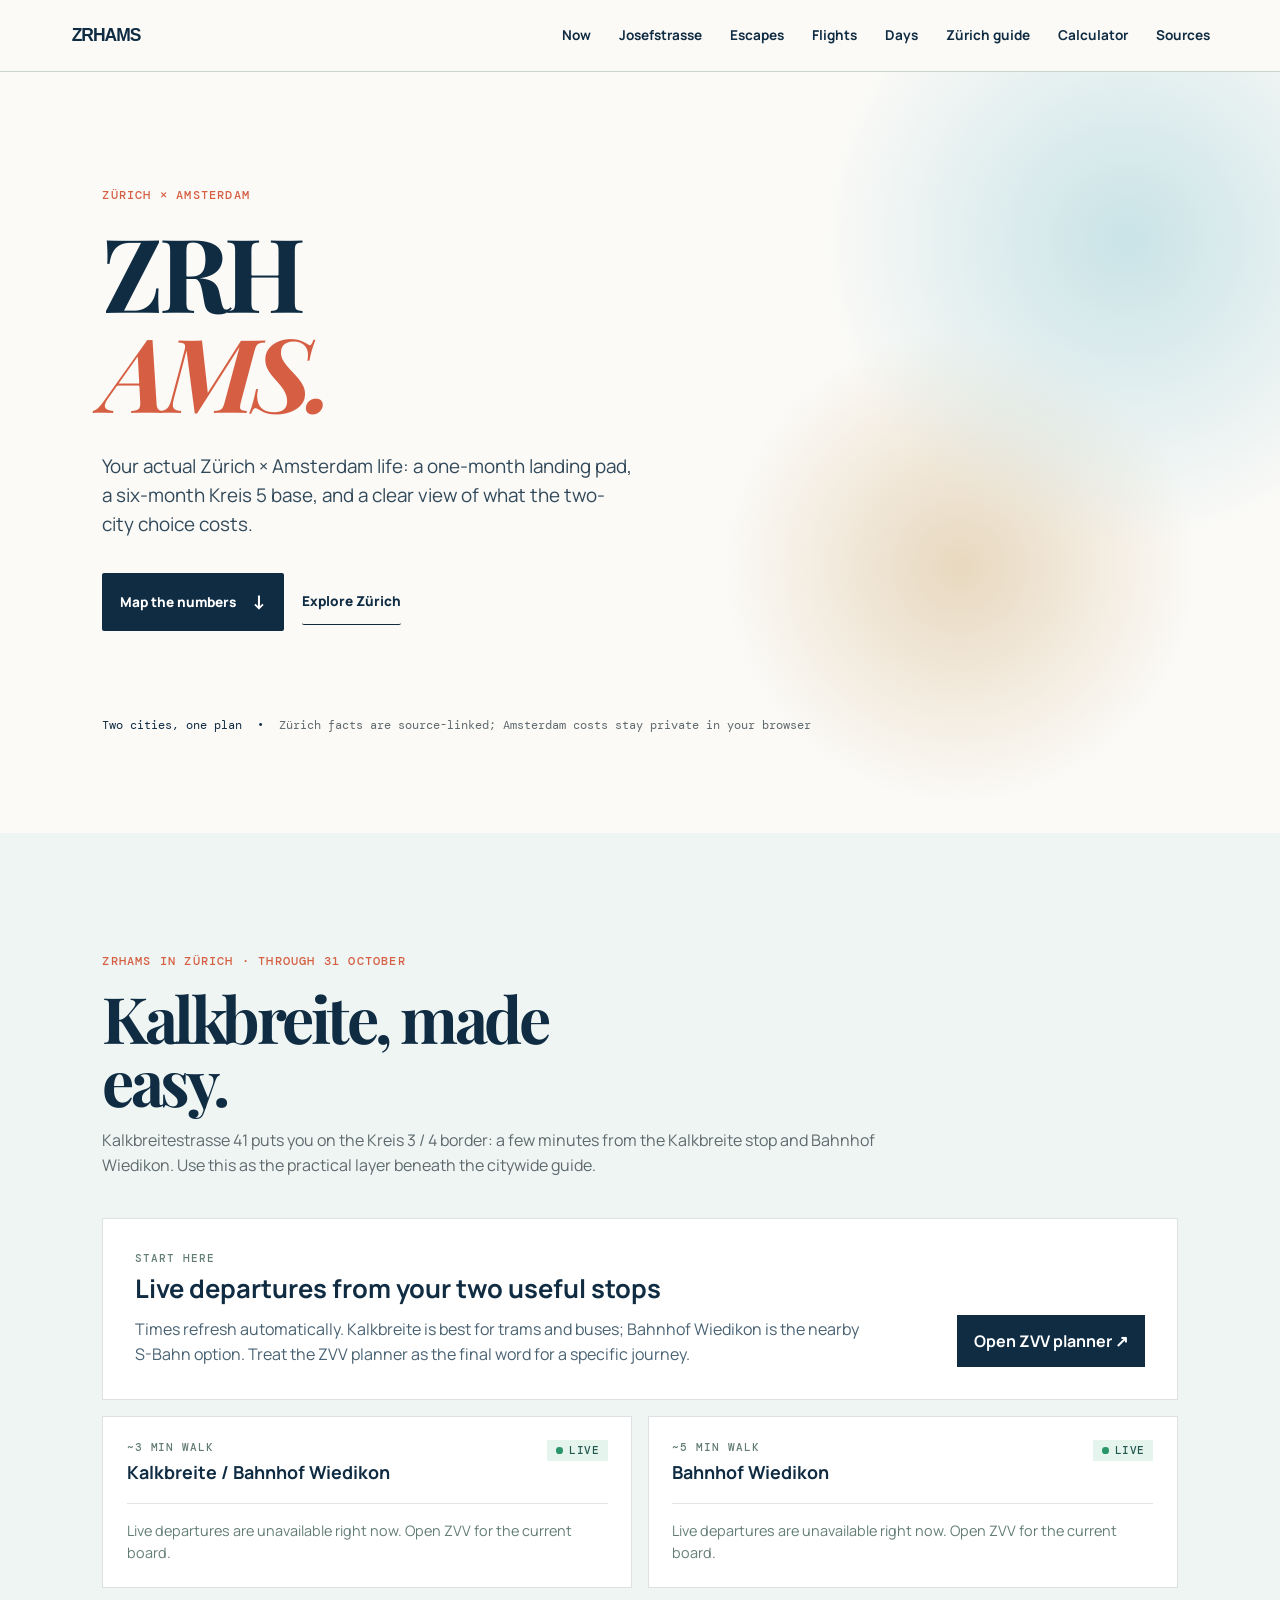
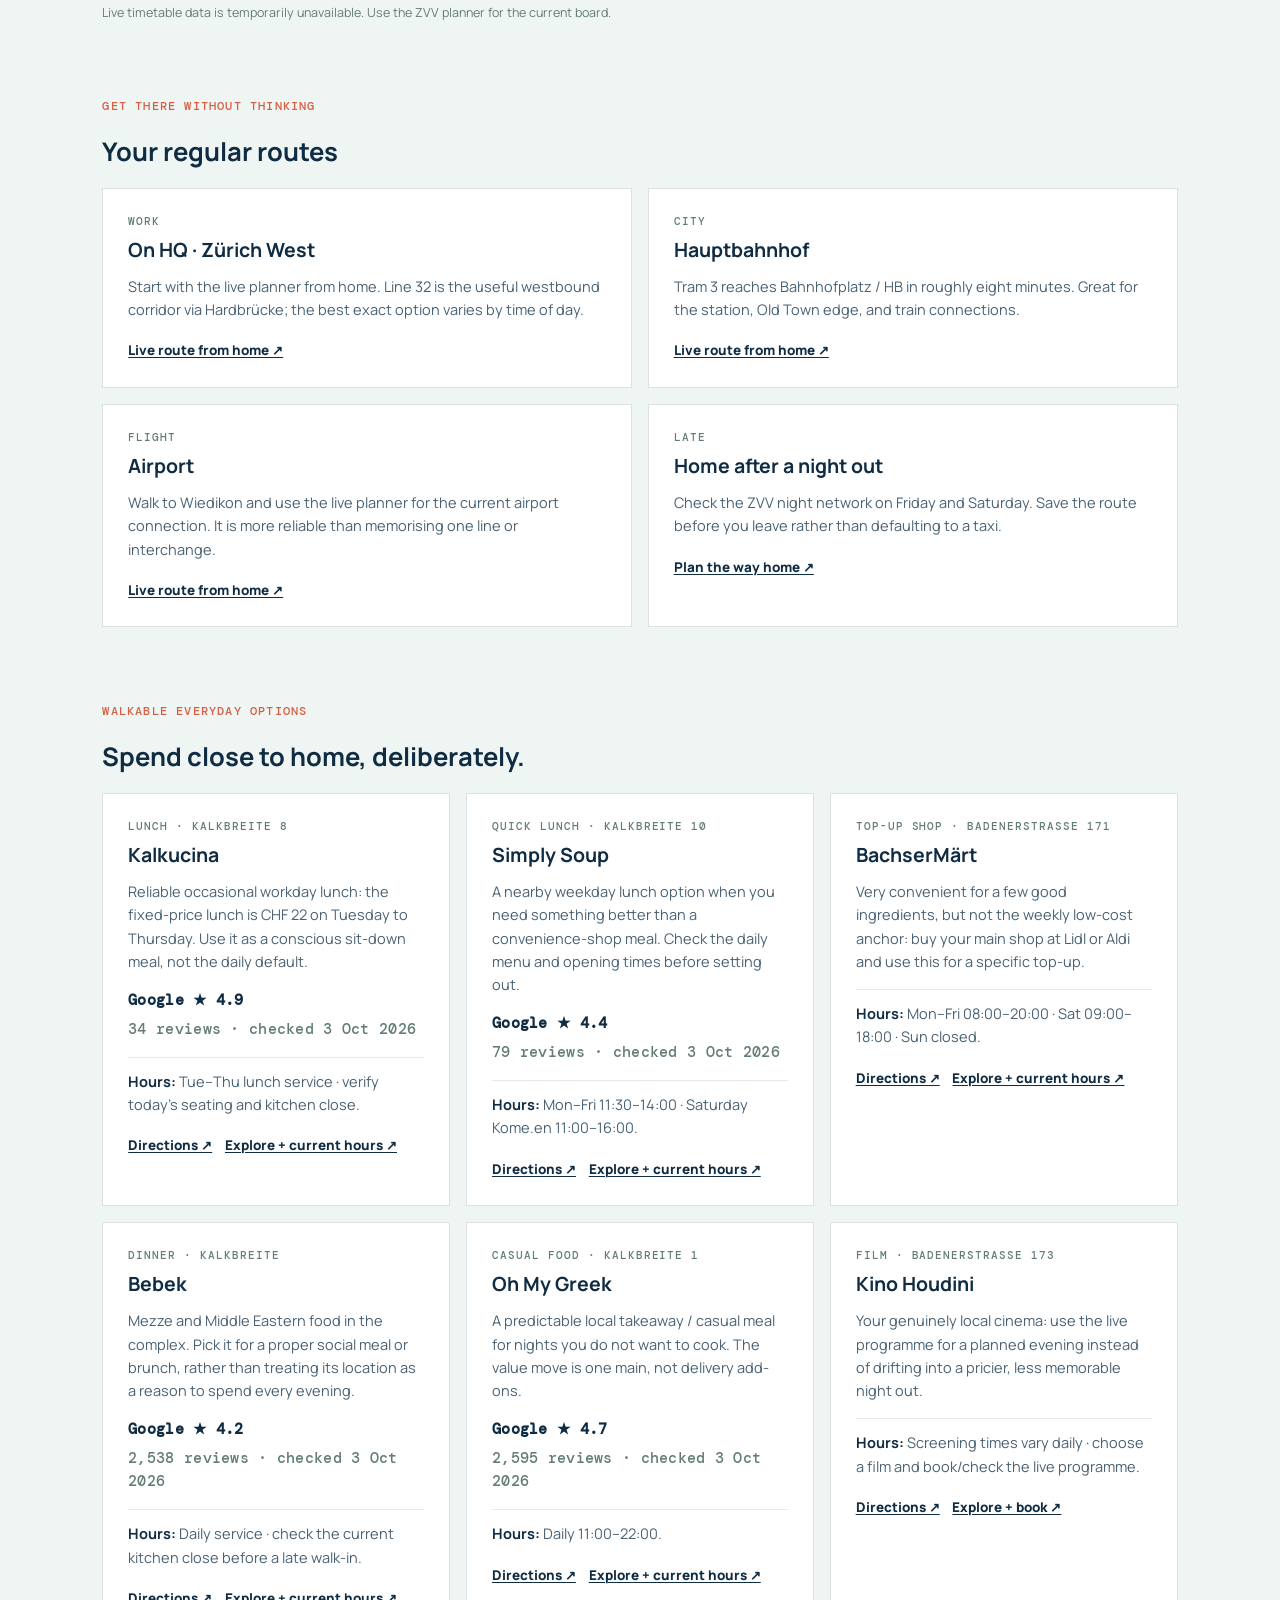
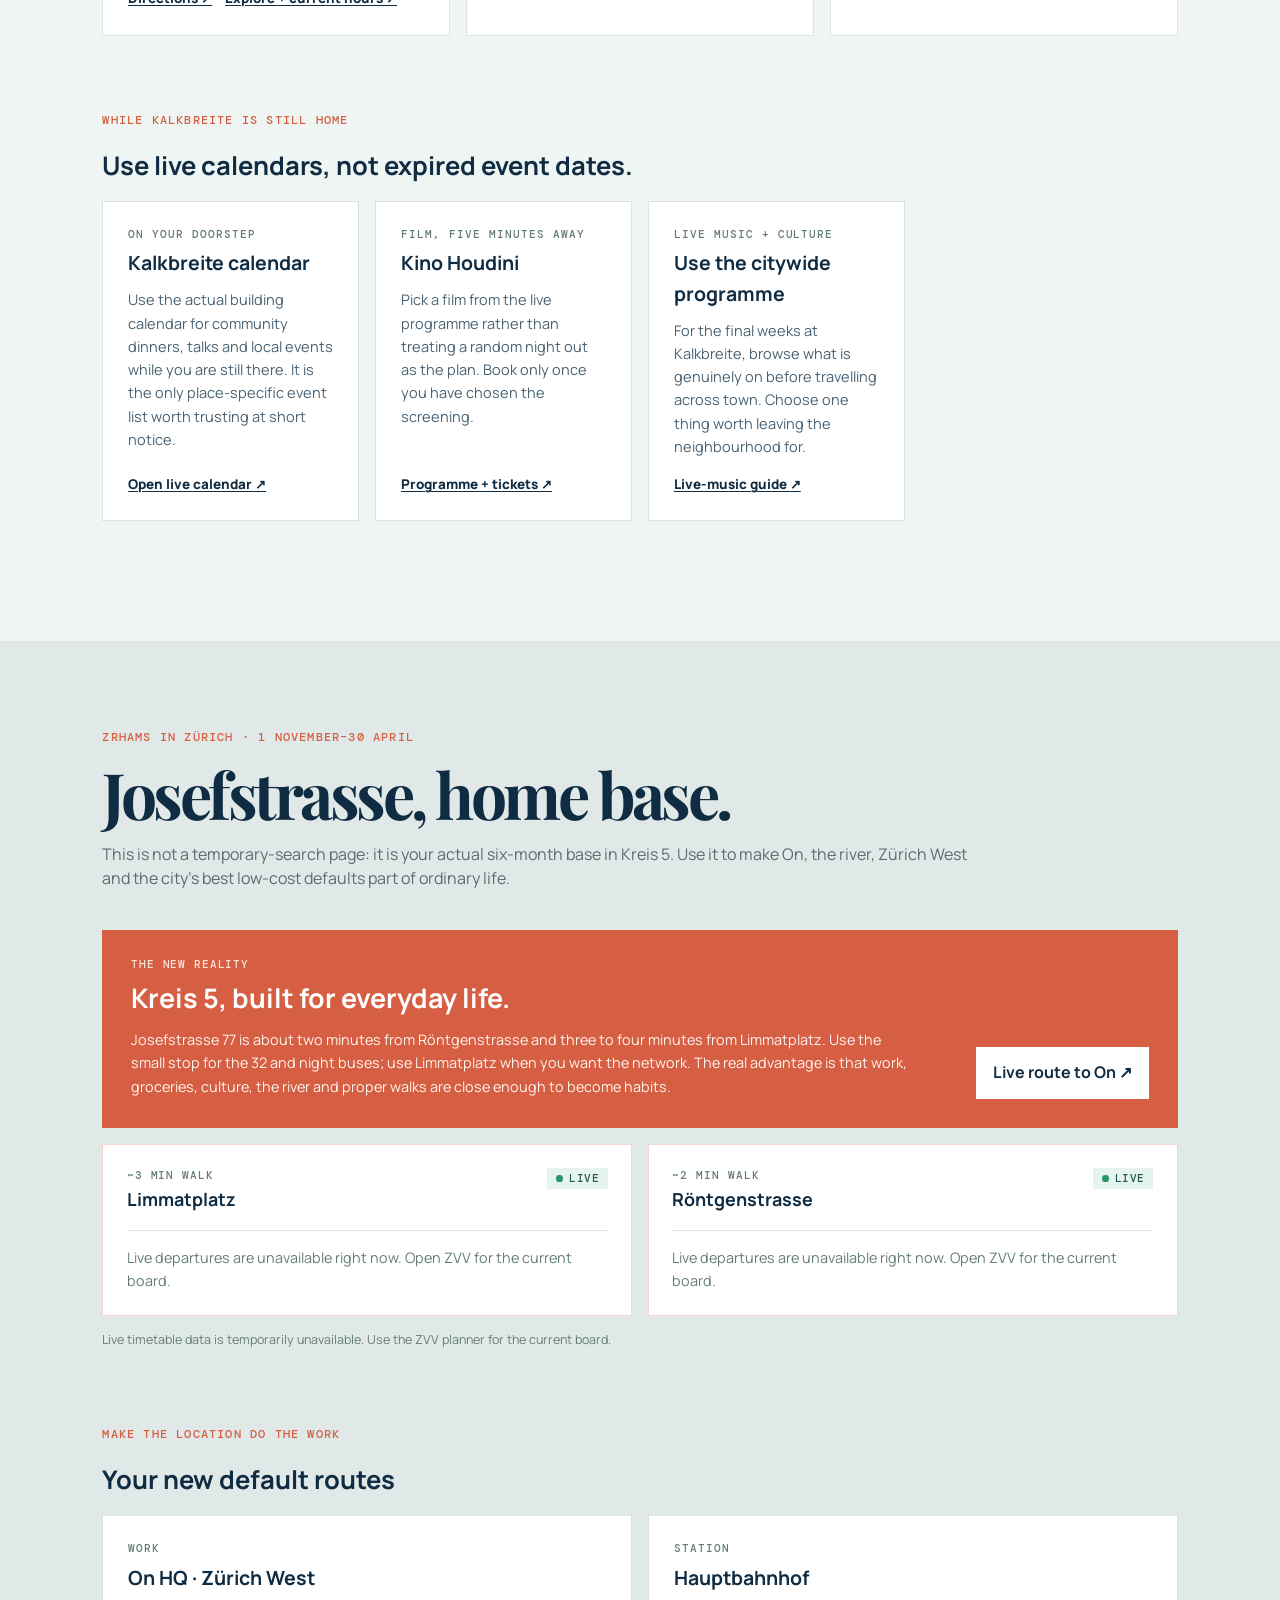
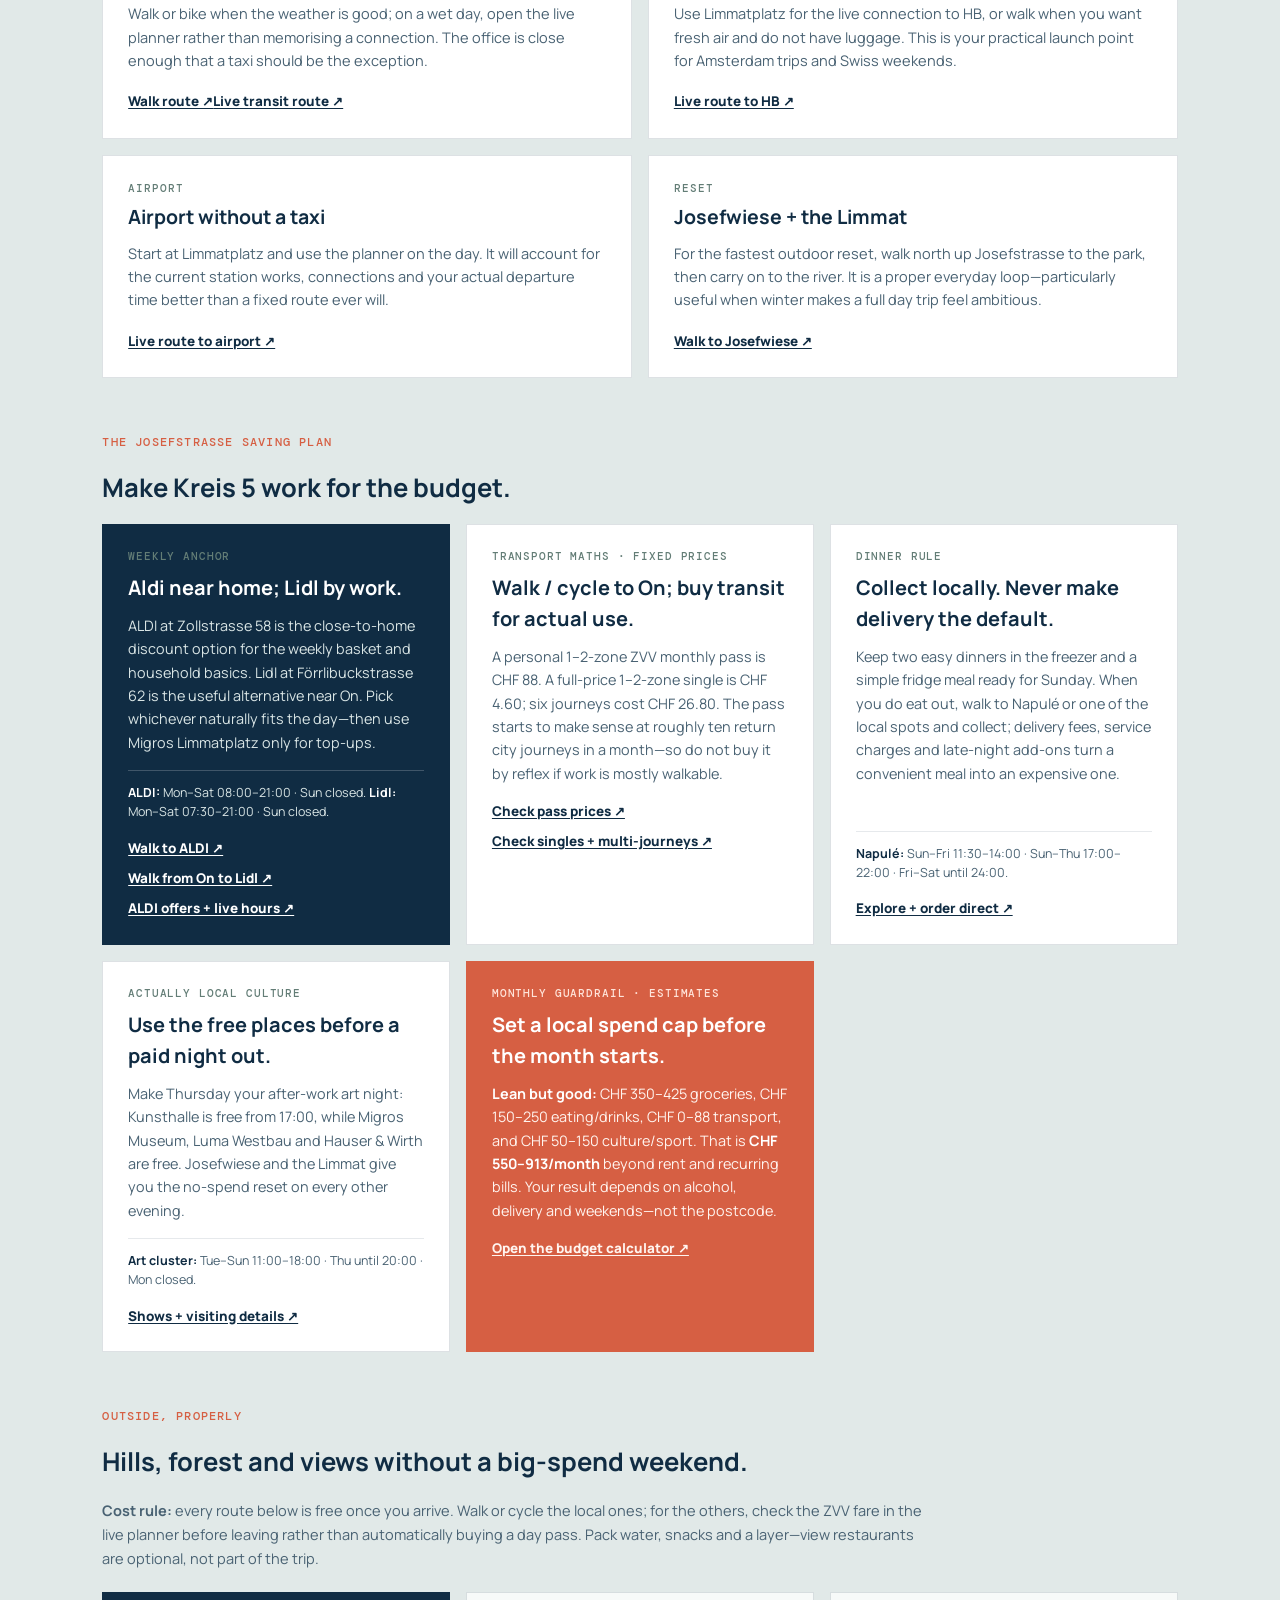
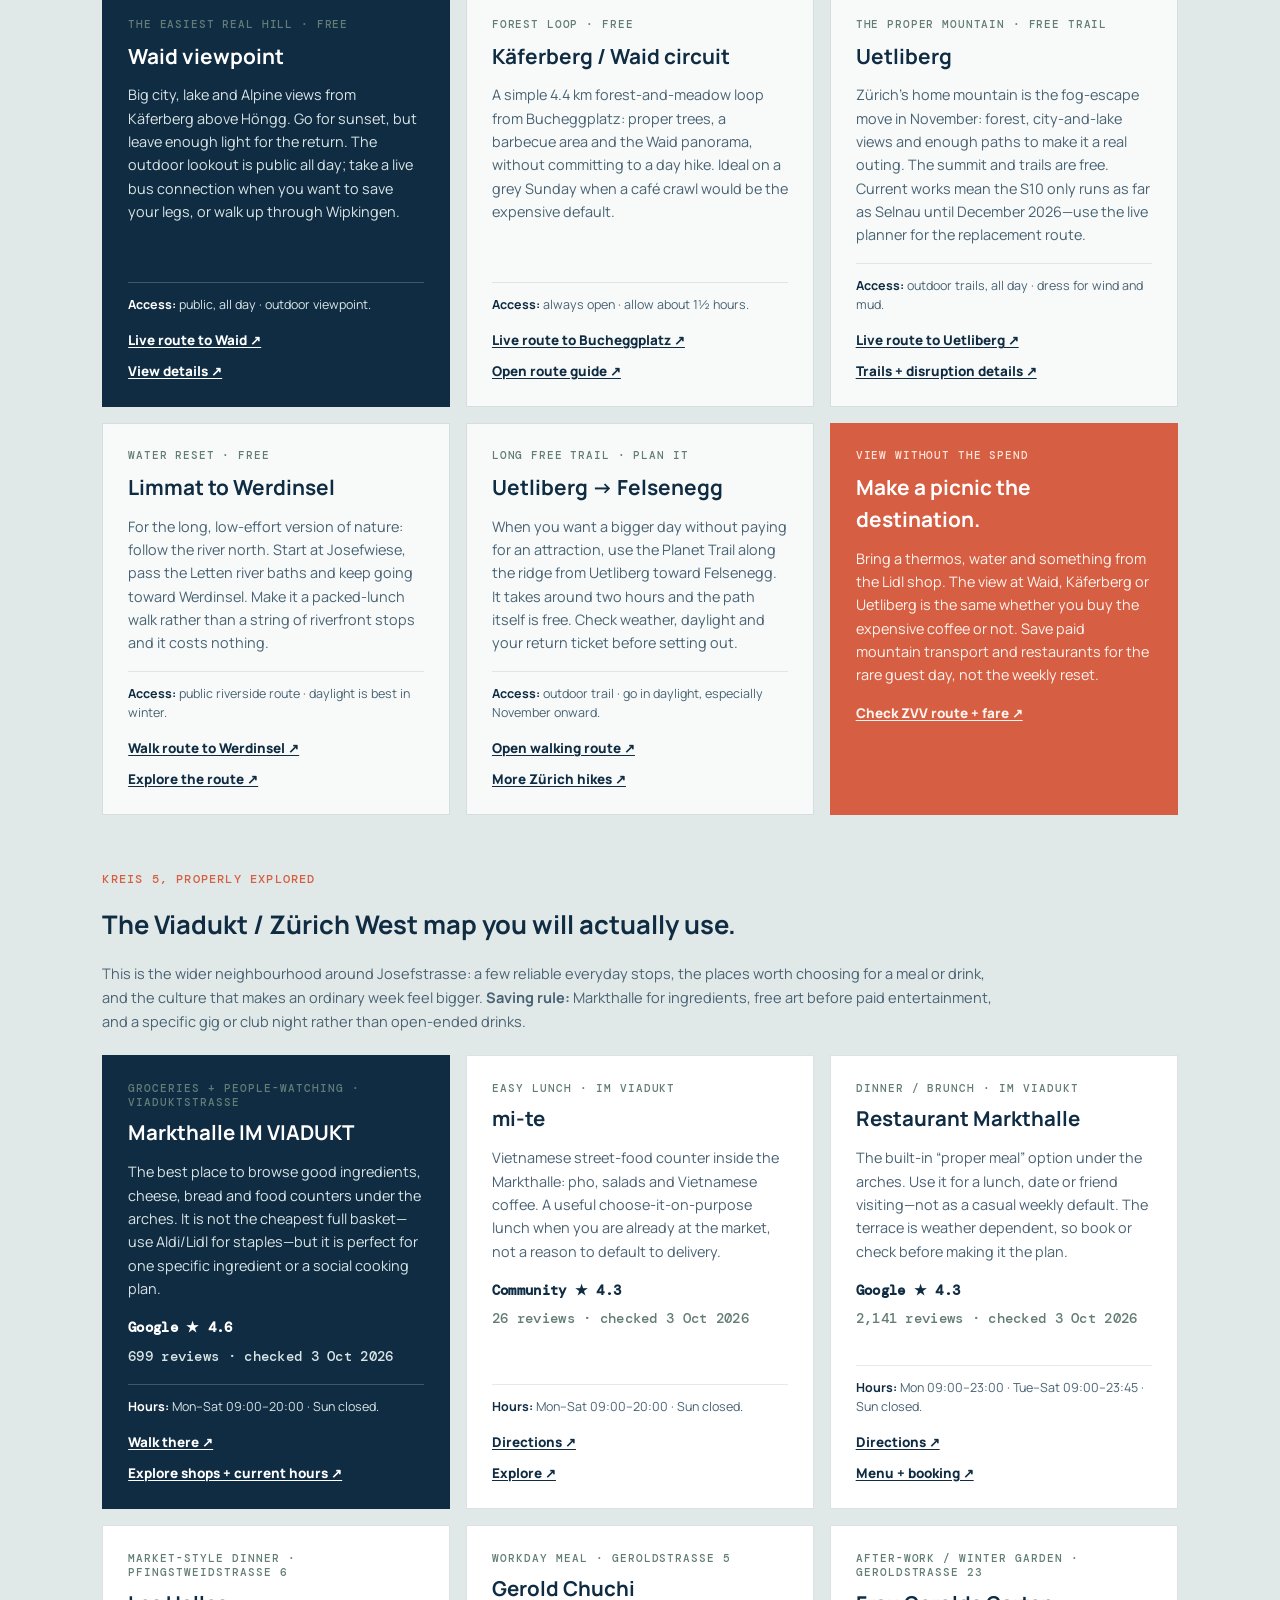
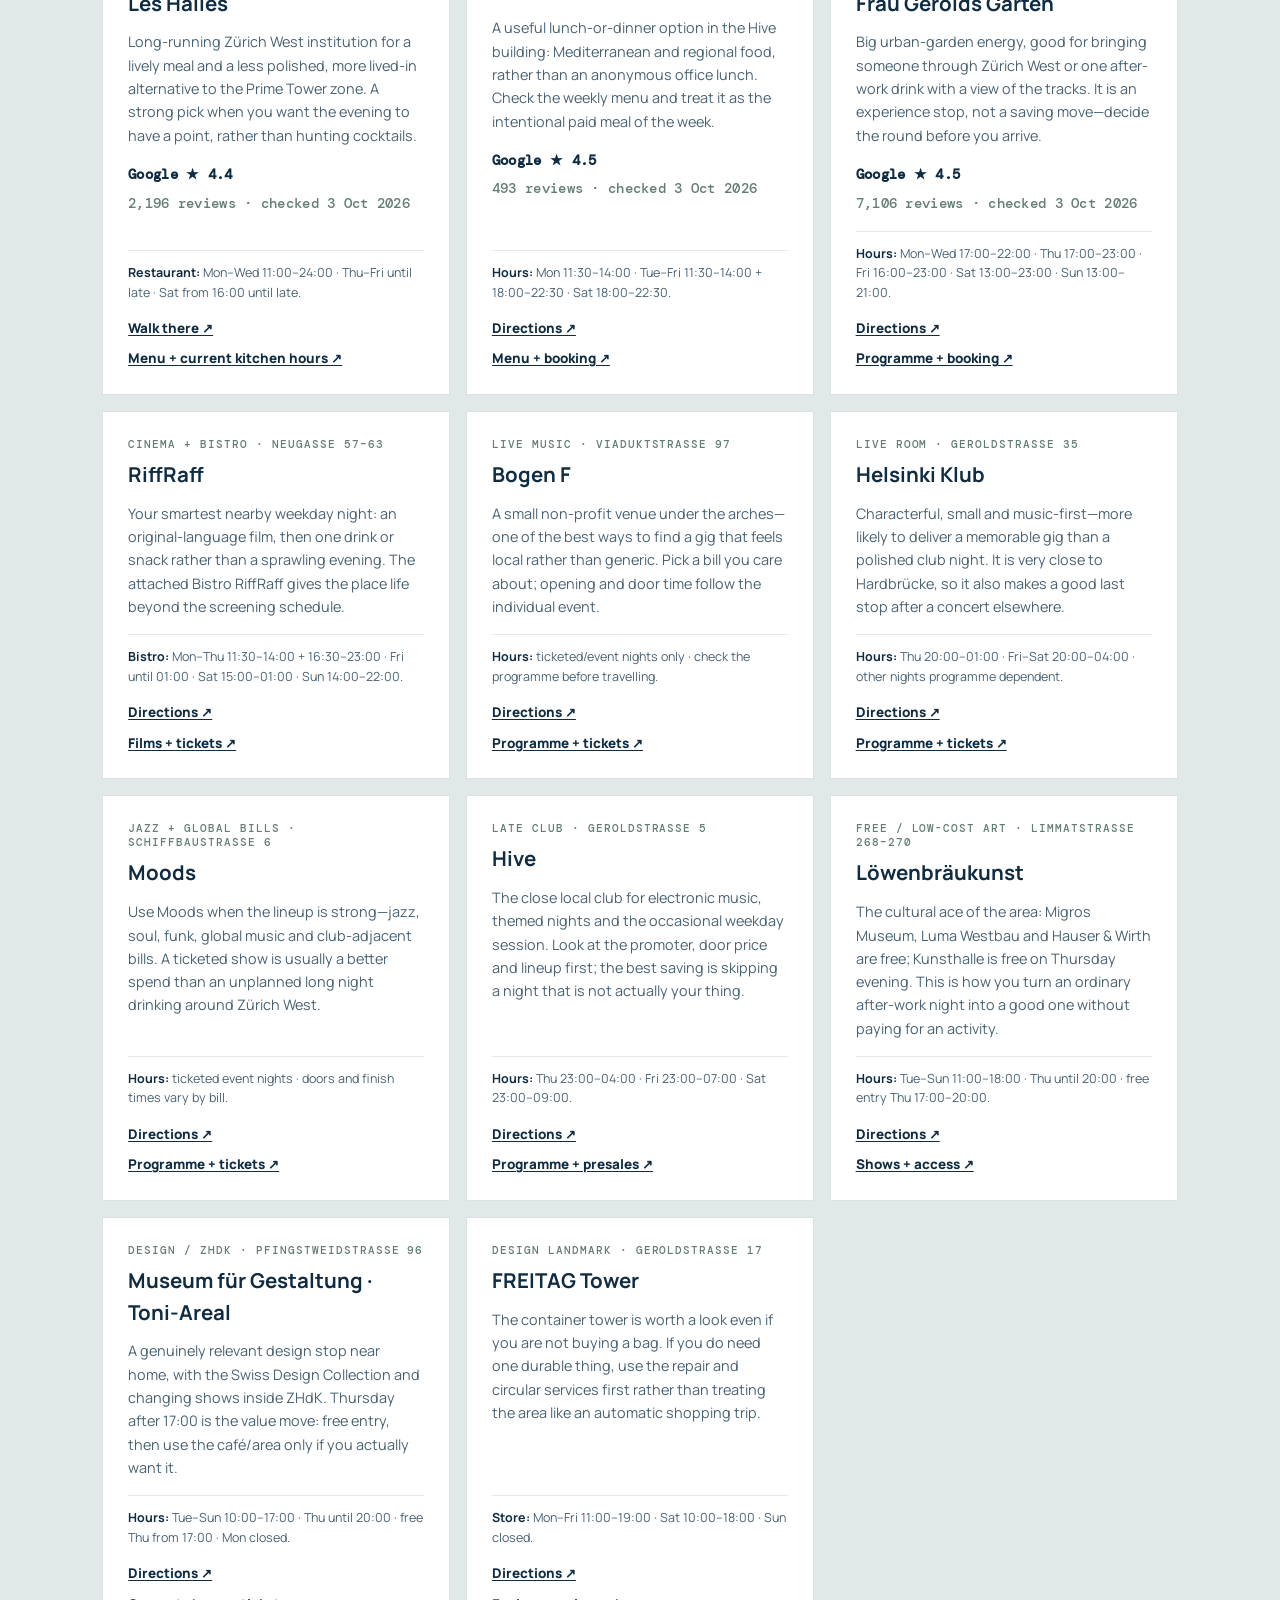
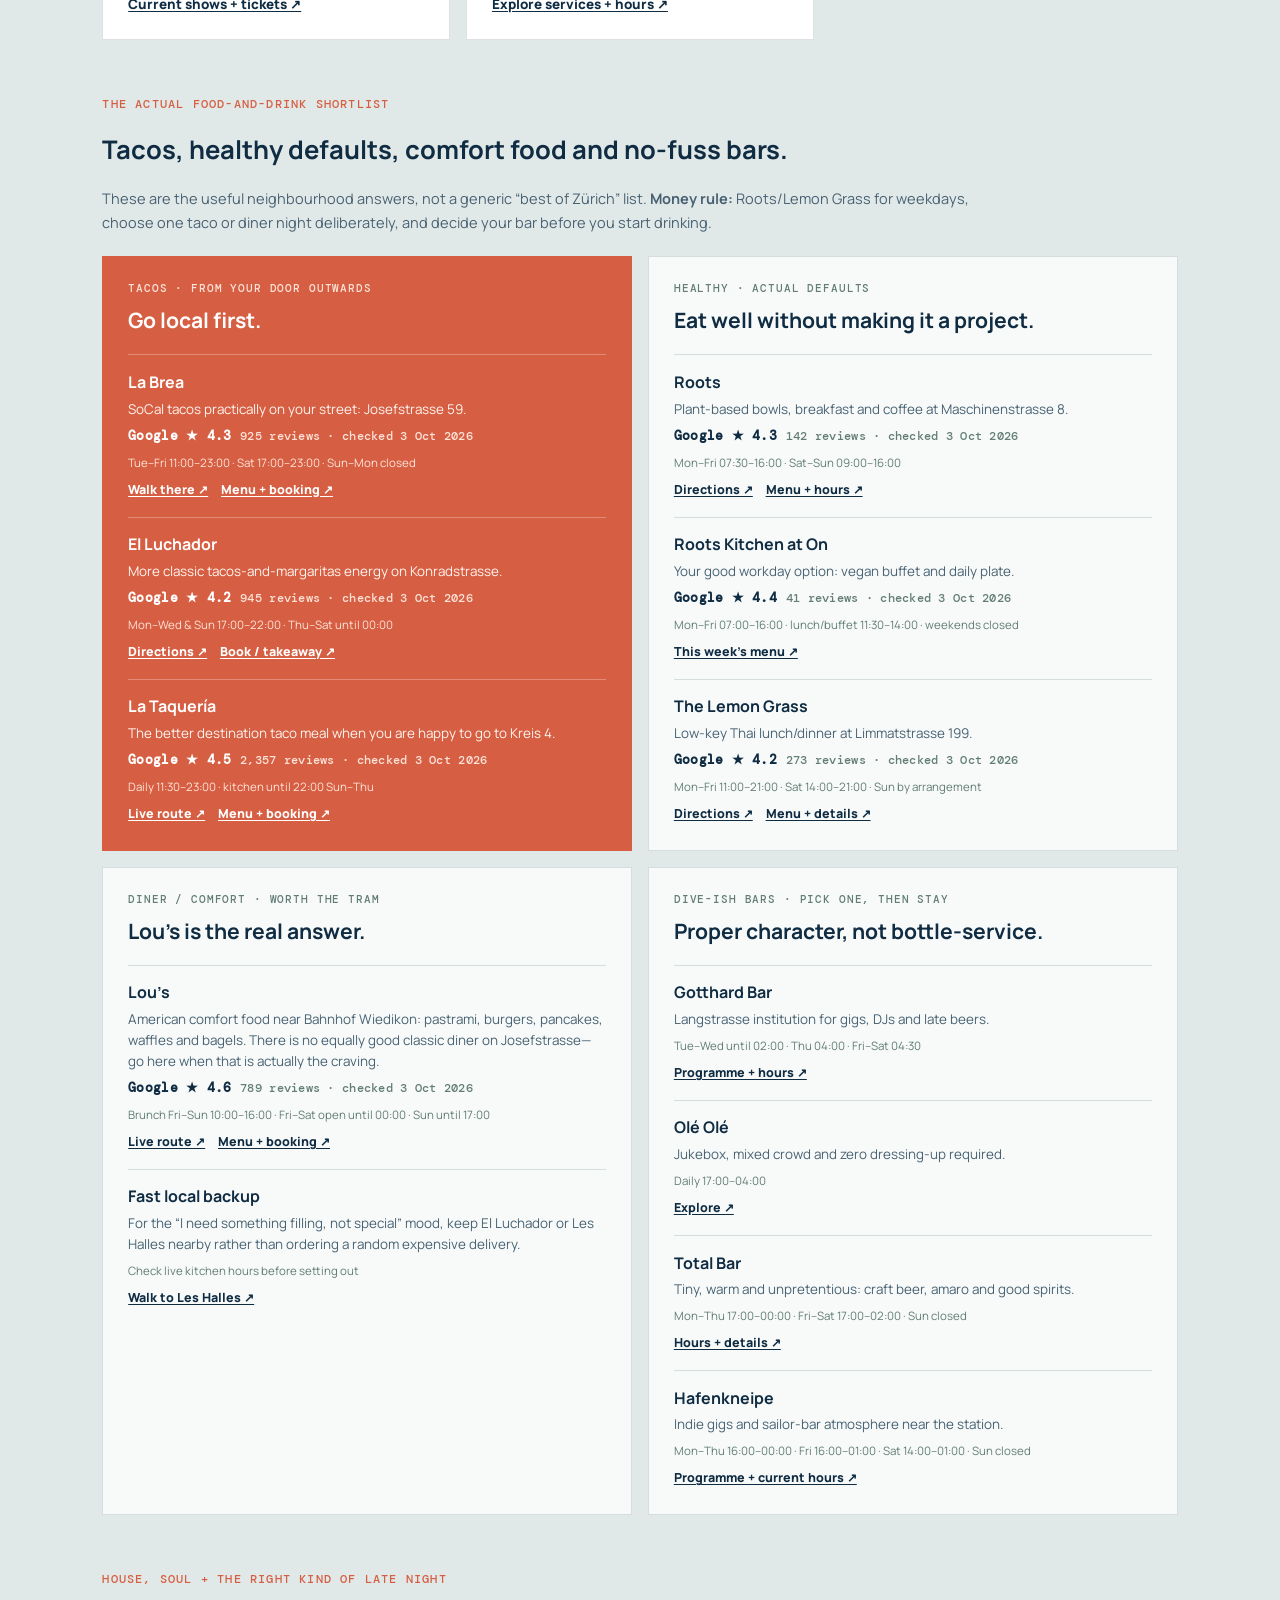
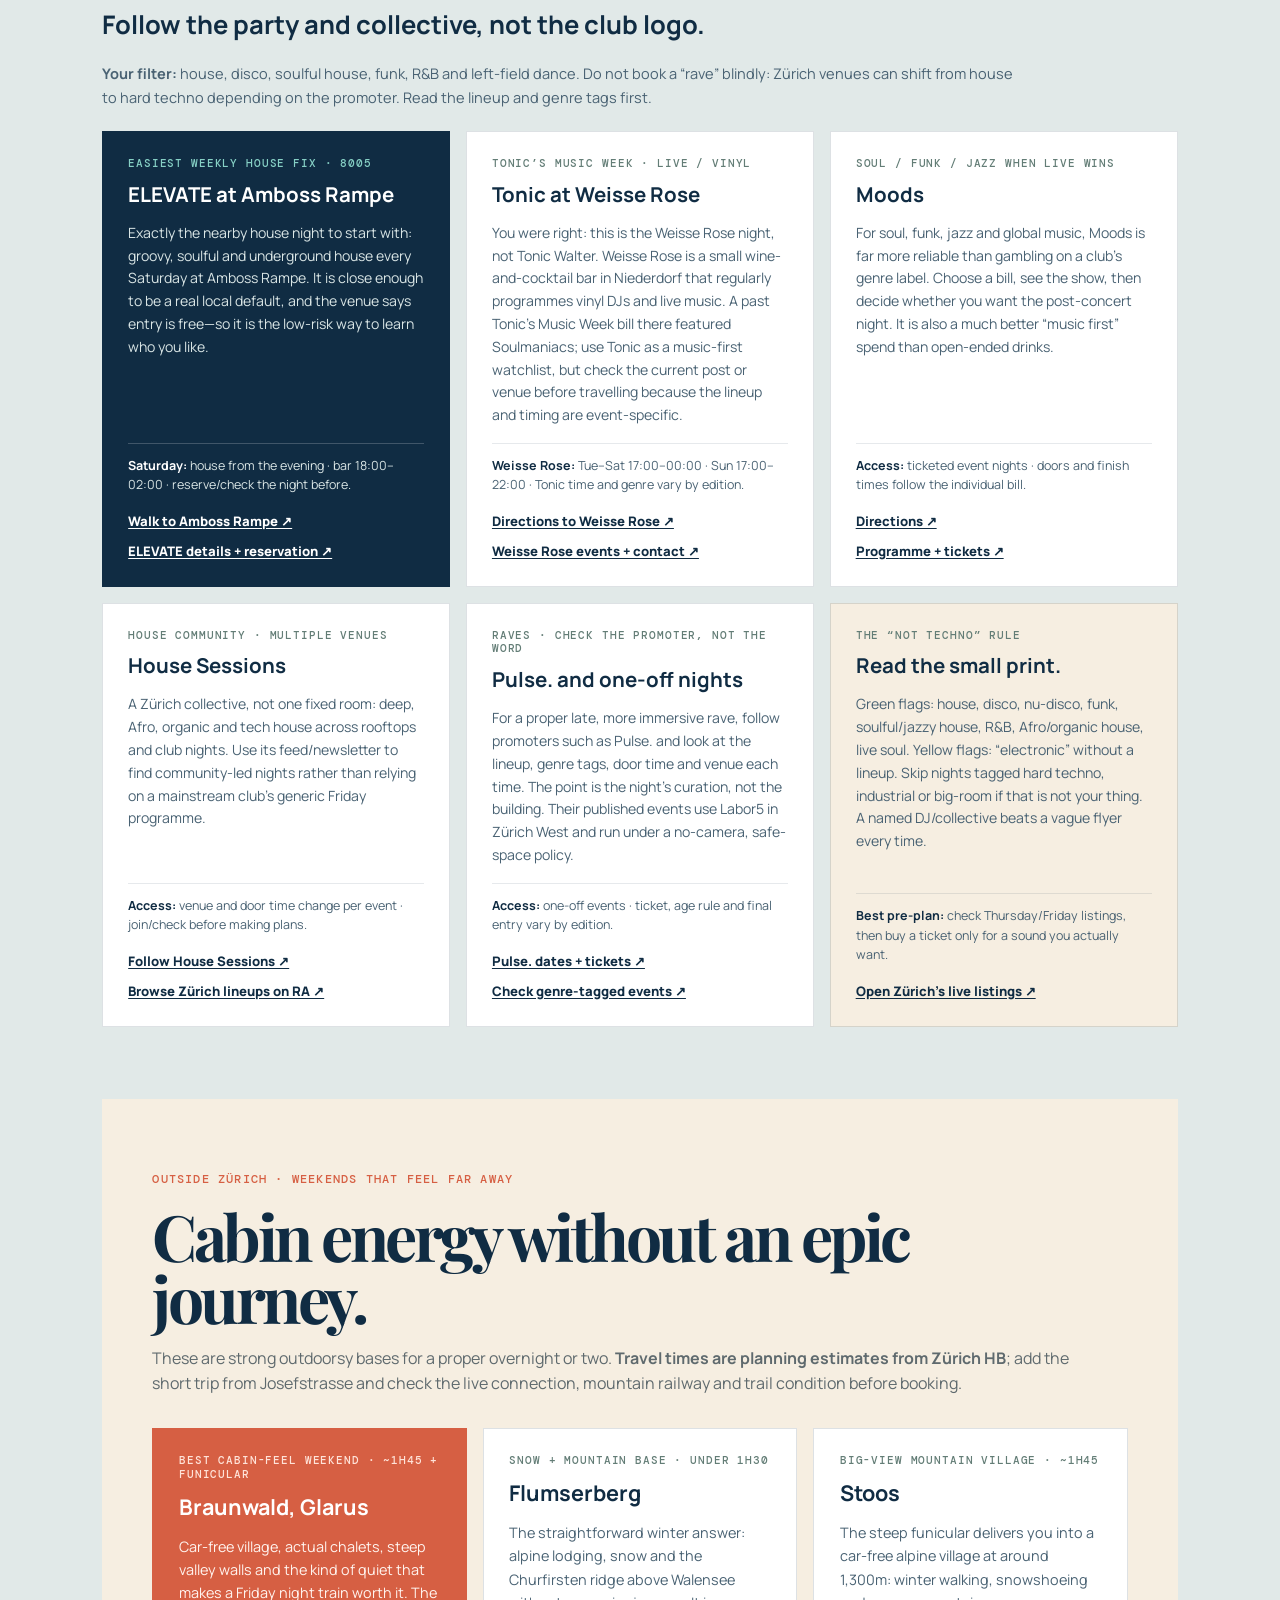
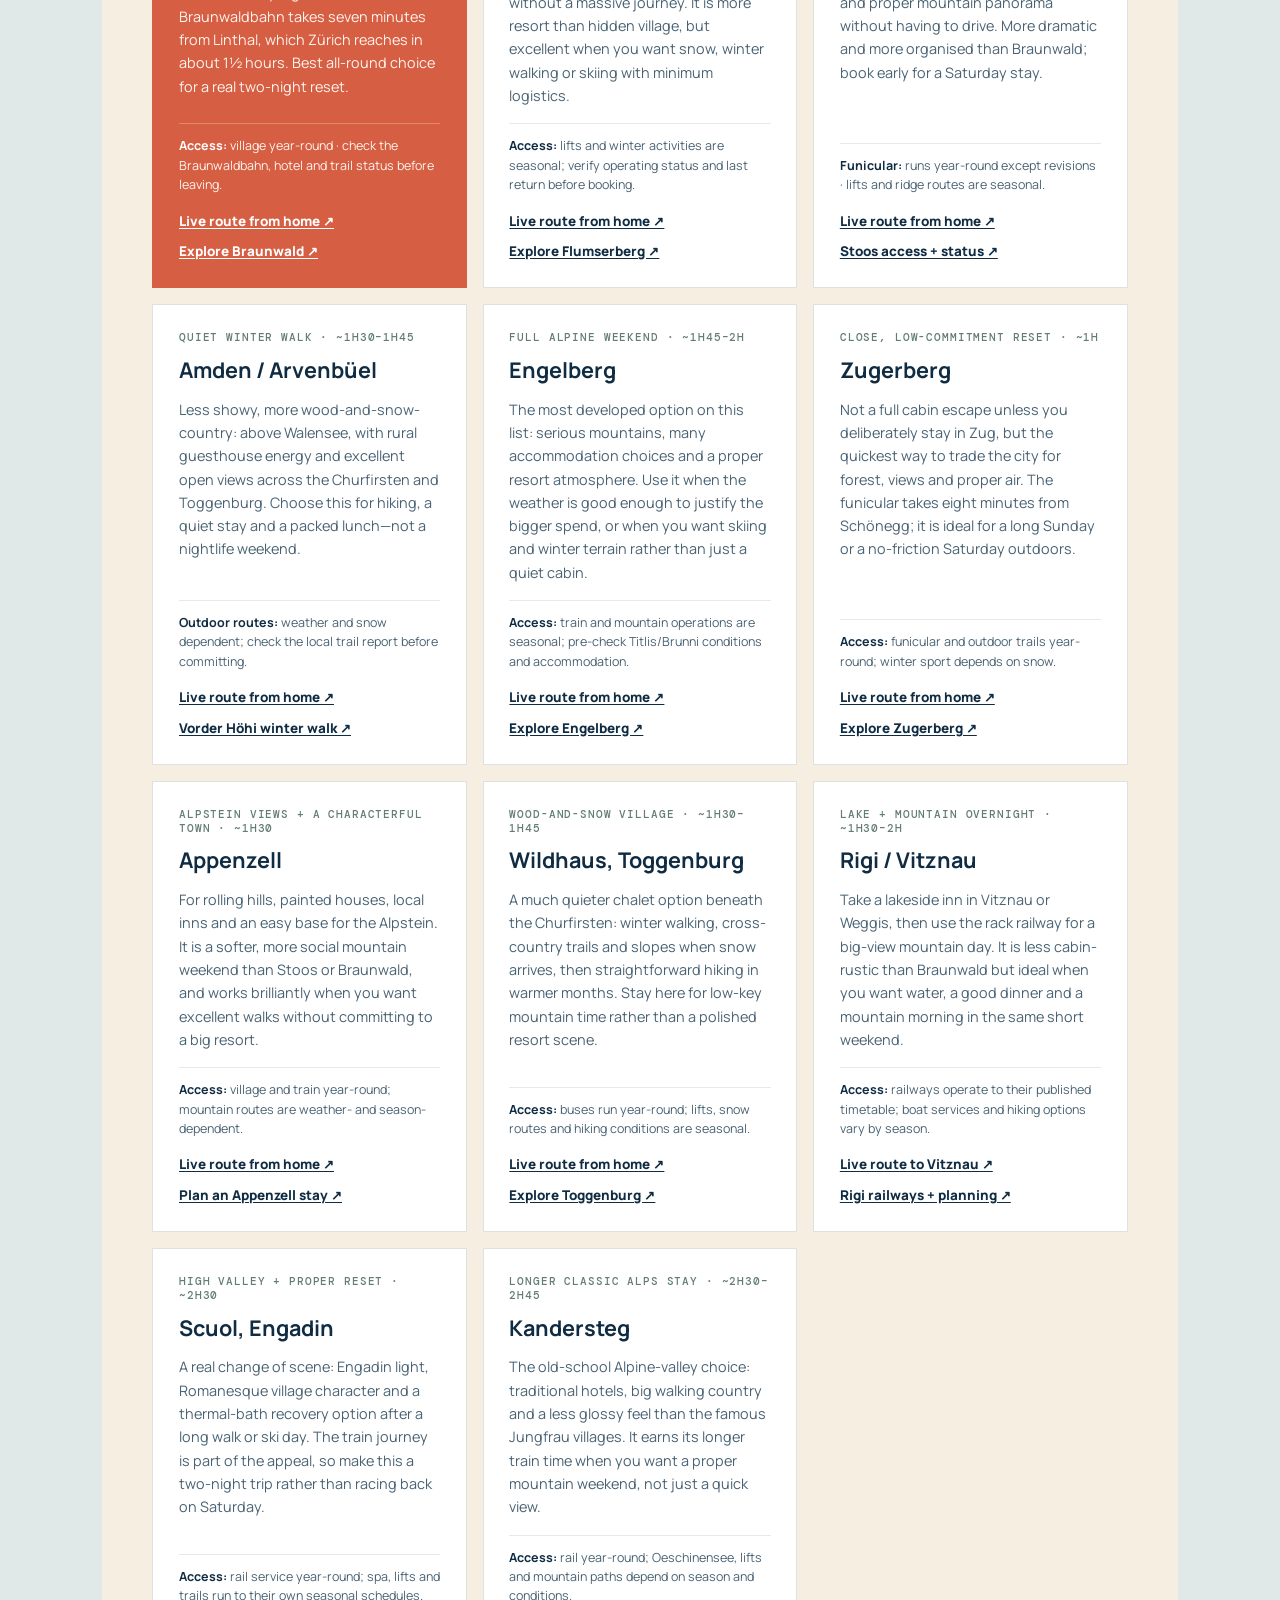
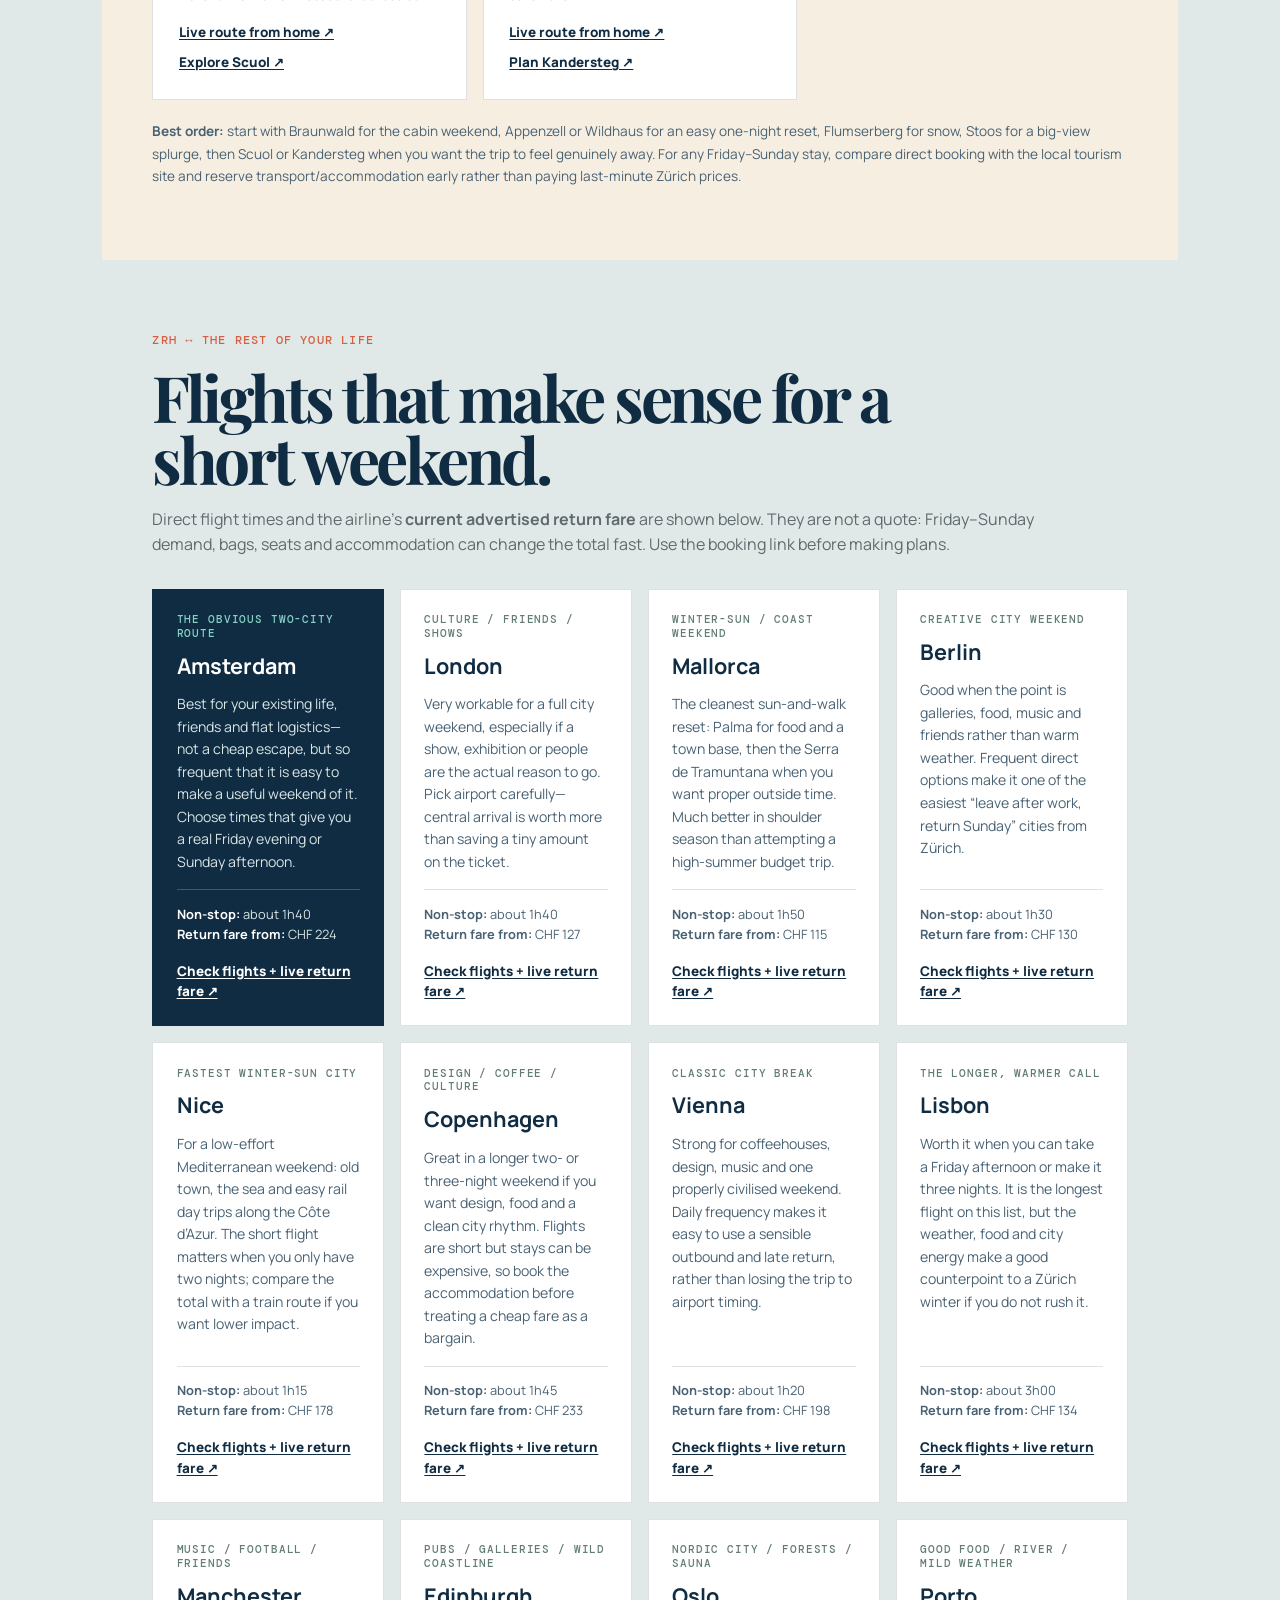
<file: index.html>
<!doctype html>
<html lang="en">
  <head>
    <meta charset="utf-8" />
    <meta name="viewport" content="width=device-width, initial-scale=1" />
    <meta name="description" content="ZRHAMS — a practical Zürich × Amsterdam lifestyle guide, with local intelligence and two-home money maths." />
    <title>ZRHAMS</title>
    <link rel="preconnect" href="https://fonts.googleapis.com" />
    <link rel="preconnect" href="https://fonts.gstatic.com" crossorigin />
    <link href="https://fonts.googleapis.com/css2?family=DM+Mono:wght@400;500&family=Manrope:wght@400;500;600;700;800&family=Playfair+Display:wght@600;700&display=swap" rel="stylesheet" />
    <link rel="stylesheet" href="styles.css" />
    <link rel="stylesheet" href="dual-home.css" />
    <link rel="stylesheet" href="kalkbreite.css" />
    <link rel="stylesheet" href="zrhams-extras.css" />
  </head>
  <body>
    <header class="topbar">
      <a class="brand" href="#top" aria-label="ZRHAMS home"><img class="brand-logo" src="assets/zrhams-logo.svg" alt="ZRHAMS" /></a>
      <nav aria-label="Primary navigation">
        <a href="#kalkbreite">Now</a>
        <a href="#josefstrasse">Josefstrasse</a>
        <a href="#escapes">Escapes</a>
        <a href="#flights">Flights</a>
        <a href="#presence">Days</a>
        <a href="#guide">Zürich guide</a>
        <a href="#calculator">Calculator</a>
        <a href="#sources">Sources</a>
      </nav>
    </header>

    <main id="top">
      <section class="hero section">
        <p class="eyebrow">Zürich × Amsterdam</p>
        <h1>ZRH<br /><em>AMS.</em></h1>
        <p class="lede">Your actual Zürich × Amsterdam life: a one-month landing pad, a six-month Kreis 5 base, and a clear view of what the two-city choice costs.</p>
        <div class="hero-actions">
          <a class="button button-primary" href="#calculator">Map the numbers <span>↓</span></a>
          <a class="button button-quiet" href="#guide">Explore Zürich</a>
        </div>
        <p class="fact-line"><span>Two cities, one plan</span> <span class="dot">•</span> Zürich facts are source-linked; Amsterdam costs stay private in your browser</p>
      </section>

      <section id="kalkbreite" class="local-base section">
        <div class="section-heading local-heading">
          <p class="eyebrow">ZRHAMS in Zürich · through 31 October</p>
          <h2>Kalkbreite, made easy.</h2>
          <p>Kalkbreitestrasse 41 puts you on the Kreis 3 / 4 border: a few minutes from the Kalkbreite stop and Bahnhof Wiedikon. Use this as the practical layer beneath the citywide guide.</p>
        </div>

        <div class="local-start">
          <div>
            <p class="local-kicker">Start here</p>
            <h3>Live departures from your two useful stops</h3>
            <p>Times refresh automatically. Kalkbreite is best for trams and buses; Bahnhof Wiedikon is the nearby S-Bahn option. Treat the ZVV planner as the final word for a specific journey.</p>
          </div>
          <a class="local-action" href="https://www.zvv.ch/en/timetable-and-information.html" target="_blank" rel="noreferrer">Open ZVV planner ↗</a>
        </div>
        <div class="departure-grid" aria-live="polite">
          <article class="departure-card">
            <div class="departure-title"><div><p class="local-kicker">~3 min walk</p><h3>Kalkbreite / Bahnhof Wiedikon</h3></div><span class="live-pill"><i></i> Live</span></div>
            <div id="kalkbreite-departures" class="departure-list"><p class="departure-status">Loading departures…</p></div>
          </article>
          <article class="departure-card">
            <div class="departure-title"><div><p class="local-kicker">~5 min walk</p><h3>Bahnhof Wiedikon</h3></div><span class="live-pill"><i></i> Live</span></div>
            <div id="wiedikon-departures" class="departure-list"><p class="departure-status">Loading departures…</p></div>
          </article>
        </div>
        <p id="departure-note" class="departure-note">Live timetable and forecast data via the Swiss public-transport feed. Refreshes every minute; a missing delay is not a guarantee of an on-time service.</p>

        <div class="local-section-title"><p class="eyebrow">Get there without thinking</p><h3>Your regular routes</h3></div>
        <div class="local-route-grid">
          <article class="local-route-card"><p class="route-mode">WORK</p><h3>On HQ · Zürich West</h3><p>Start with the live planner from home. Line 32 is the useful westbound corridor via Hardbrücke; the best exact option varies by time of day.</p><a href="https://www.google.com/maps/dir/?api=1&origin=Kalkbreitestrasse+41,+8003+Z%C3%BCrich&destination=On+AG,+F%C3%B6rrlibuckstrasse+190,+8005+Z%C3%BCrich&travelmode=transit" target="_blank" rel="noreferrer">Live route from home ↗</a></article>
          <article class="local-route-card"><p class="route-mode">CITY</p><h3>Hauptbahnhof</h3><p>Tram 3 reaches Bahnhofplatz / HB in roughly eight minutes. Great for the station, Old Town edge, and train connections.</p><a href="https://www.google.com/maps/dir/?api=1&origin=Kalkbreitestrasse+41,+8003+Z%C3%BCrich&destination=Z%C3%BCrich+Hauptbahnhof&travelmode=transit" target="_blank" rel="noreferrer">Live route from home ↗</a></article>
          <article class="local-route-card"><p class="route-mode">FLIGHT</p><h3>Airport</h3><p>Walk to Wiedikon and use the live planner for the current airport connection. It is more reliable than memorising one line or interchange.</p><a href="https://www.google.com/maps/dir/?api=1&origin=Kalkbreitestrasse+41,+8003+Z%C3%BCrich&destination=Zurich+Airport&travelmode=transit" target="_blank" rel="noreferrer">Live route from home ↗</a></article>
          <article class="local-route-card"><p class="route-mode">LATE</p><h3>Home after a night out</h3><p>Check the ZVV night network on Friday and Saturday. Save the route before you leave rather than defaulting to a taxi.</p><a href="https://www.google.com/maps/dir/?api=1&origin=Z%C3%BCrich+Hauptbahnhof&destination=Kalkbreitestrasse+41,+8003+Z%C3%BCrich&travelmode=transit" target="_blank" rel="noreferrer">Plan the way home ↗</a></article>
        </div>

        <div class="local-section-title"><p class="eyebrow">Walkable everyday options</p><h3>Spend close to home, deliberately.</h3></div>
        <div class="local-nearby-grid">
          <article class="nearby-card"><p class="nearby-type">LUNCH · KALKBREITE 8</p><h3>Kalkucina</h3><p>Reliable occasional workday lunch: the fixed-price lunch is CHF 22 on Tuesday to Thursday. Use it as a conscious sit-down meal, not the daily default.</p><p class="nearby-hours"><strong>Hours:</strong> Tue–Thu lunch service · verify today’s seating and kitchen close.</p><a href="https://www.google.com/maps/dir/?api=1&origin=Kalkbreitestrasse+41,+8003+Z%C3%BCrich&destination=Kalkucina,+Kalkbreitestrasse+8,+8003+Z%C3%BCrich&travelmode=walking" target="_blank" rel="noreferrer">Directions ↗</a><a href="https://www.kalkbreite.net/kalkucina" target="_blank" rel="noreferrer">Explore + current hours ↗</a></article>
          <article class="nearby-card"><p class="nearby-type">QUICK LUNCH · KALKBREITE 10</p><h3>Simply Soup</h3><p>A nearby weekday lunch option when you need something better than a convenience-shop meal. Check the daily menu and opening times before setting out.</p><p class="nearby-hours"><strong>Hours:</strong> Mon–Fri 11:30–14:00 · Saturday Kome.en 11:00–16:00.</p><a href="https://www.google.com/maps/dir/?api=1&origin=Kalkbreitestrasse+41,+8003+Z%C3%BCrich&destination=Simply+Soup,+Kalkbreitestrasse+10,+8003+Z%C3%BCrich&travelmode=walking" target="_blank" rel="noreferrer">Directions ↗</a><a href="https://simplysoup.ch/" target="_blank" rel="noreferrer">Explore + current hours ↗</a></article>
          <article class="nearby-card"><p class="nearby-type">TOP-UP SHOP · BADENERSTRASSE 171</p><h3>BachserMärt</h3><p>Very convenient for a few good ingredients, but not the weekly low-cost anchor: buy your main shop at Lidl or Aldi and use this for a specific top-up.</p><p class="nearby-hours"><strong>Hours:</strong> Mon–Fri 08:00–20:00 · Sat 09:00–18:00 · Sun closed.</p><a href="https://www.google.com/maps/dir/?api=1&origin=Kalkbreitestrasse+41,+8003+Z%C3%BCrich&destination=BachserM%C3%A4rt,+Badenerstrasse+171,+8003+Z%C3%BCrich&travelmode=walking" target="_blank" rel="noreferrer">Directions ↗</a><a href="https://www.bachsermaert.ch/filialen/kalkbreite" target="_blank" rel="noreferrer">Explore + current hours ↗</a></article>
          <article class="nearby-card"><p class="nearby-type">DINNER · KALKBREITE</p><h3>Bebek</h3><p>Mezze and Middle Eastern food in the complex. Pick it for a proper social meal or brunch, rather than treating its location as a reason to spend every evening.</p><p class="nearby-hours"><strong>Hours:</strong> Daily service · check the current kitchen close before a late walk-in.</p><a href="https://www.google.com/maps/dir/?api=1&origin=Kalkbreitestrasse+41,+8003+Z%C3%BCrich&destination=Bebek,+Badenerstrasse+171,+8003+Z%C3%BCrich&travelmode=walking" target="_blank" rel="noreferrer">Directions ↗</a><a href="https://www.bebek.ch/" target="_blank" rel="noreferrer">Explore + current hours ↗</a></article>
          <article class="nearby-card"><p class="nearby-type">CASUAL FOOD · KALKBREITE 1</p><h3>Oh My Greek</h3><p>A predictable local takeaway / casual meal for nights you do not want to cook. The value move is one main, not delivery add-ons.</p><p class="nearby-hours"><strong>Hours:</strong> Daily 11:00–22:00.</p><a href="https://www.google.com/maps/dir/?api=1&origin=Kalkbreitestrasse+41,+8003+Z%C3%BCrich&destination=Oh+My+Greek,+Kalkbreitestrasse+1,+8003+Z%C3%BCrich&travelmode=walking" target="_blank" rel="noreferrer">Directions ↗</a><a href="https://ohmygreek.ch/" target="_blank" rel="noreferrer">Explore + current hours ↗</a></article>
          <article class="nearby-card"><p class="nearby-type">FILM · BADENERSTRASSE 173</p><h3>Kino Houdini</h3><p>Your genuinely local cinema: use the live programme for a planned evening instead of drifting into a pricier, less memorable night out.</p><p class="nearby-hours"><strong>Hours:</strong> Screening times vary daily · choose a film and book/check the live programme.</p><a href="https://www.google.com/maps/dir/?api=1&origin=Kalkbreitestrasse+41,+8003+Z%C3%BCrich&destination=Kino+Houdini,+Badenerstrasse+173,+8003+Z%C3%BCrich&travelmode=walking" target="_blank" rel="noreferrer">Directions ↗</a><a href="https://www.kinohoudini.ch/" target="_blank" rel="noreferrer">Explore + book ↗</a></article>
        </div>

        <div class="local-section-title"><p class="eyebrow">While Kalkbreite is still home</p><h3>Use live calendars, not expired event dates.</h3></div>
        <div class="local-events-grid">
          <article class="event-card"><p>ON YOUR DOORSTEP</p><h3>Kalkbreite calendar</h3><p>Use the actual building calendar for community dinners, talks and local events while you are still there. It is the only place-specific event list worth trusting at short notice.</p><a href="https://www.kalkbreite.net/veranstaltungen" target="_blank" rel="noreferrer">Open live calendar ↗</a></article>
          <article class="event-card"><p>FILM, FIVE MINUTES AWAY</p><h3>Kino Houdini</h3><p>Pick a film from the live programme rather than treating a random night out as the plan. Book only once you have chosen the screening.</p><a href="https://www.kinohoudini.ch/" target="_blank" rel="noreferrer">Programme + tickets ↗</a></article>
          <article class="event-card"><p>LIVE MUSIC + CULTURE</p><h3>Use the citywide programme</h3><p>For the final weeks at Kalkbreite, browse what is genuinely on before travelling across town. Choose one thing worth leaving the neighbourhood for.</p><a href="https://www.zuerich.com/en/events-nightlife/live-music" target="_blank" rel="noreferrer">Live-music guide ↗</a></article>
        </div>
      </section>

      <section id="josefstrasse" class="josef-base section">
        <div class="section-heading josef-heading">
          <p class="eyebrow">ZRHAMS in Zürich · 1 November–30 April</p>
          <h2>Josefstrasse, home base.</h2>
          <p>This is not a temporary-search page: it is your actual six-month base in Kreis 5. Use it to make On, the river, Zürich West and the city’s best low-cost defaults part of ordinary life.</p>
        </div>

        <div class="josef-start">
          <div><p class="josef-kicker">The new reality</p><h3>Kreis 5, built for everyday life.</h3><p>Josefstrasse 77 is about two minutes from Röntgenstrasse and three to four minutes from Limmatplatz. Use the small stop for the 32 and night buses; use Limmatplatz when you want the network. The real advantage is that work, groceries, culture, the river and proper walks are close enough to become habits.</p></div>
          <a class="local-action" href="https://www.google.com/maps/dir/?api=1&origin=Josefstrasse+77,+8005+Z%C3%BCrich&destination=On+AG,+F%C3%B6rrlibuckstrasse+190,+8005+Z%C3%BCrich&travelmode=transit" target="_blank" rel="noreferrer">Live route to On ↗</a>
        </div>

        <div class="departure-grid" aria-live="polite">
          <article class="departure-card josef-departure-card">
            <div class="departure-title"><div><p class="local-kicker">~3 min walk</p><h3>Limmatplatz</h3></div><span class="live-pill"><i></i> Live</span></div>
            <div id="limmatplatz-departures" class="departure-list"><p class="departure-status">Loading departures…</p></div>
          </article>
          <article class="departure-card josef-departure-card">
            <div class="departure-title"><div><p class="local-kicker">~2 min walk</p><h3>Röntgenstrasse</h3></div><span class="live-pill"><i></i> Live</span></div>
            <div id="roentgenstrasse-departures" class="departure-list"><p class="departure-status">Loading departures…</p></div>
          </article>
        </div>
        <p id="josef-departure-note" class="departure-note">Live departures refresh every minute. Routes can change with works or the timetable, so use the ZVV planner as the final word before a specific journey.</p>

        <div class="local-section-title"><p class="eyebrow">Make the location do the work</p><h3>Your new default routes</h3></div>
        <div class="local-route-grid">
          <article class="local-route-card"><p class="route-mode">WORK</p><h3>On HQ · Zürich West</h3><p>Walk or bike when the weather is good; on a wet day, open the live planner rather than memorising a connection. The office is close enough that a taxi should be the exception.</p><a href="https://www.google.com/maps/dir/?api=1&origin=Josefstrasse+77,+8005+Z%C3%BCrich&destination=On+AG,+F%C3%B6rrlibuckstrasse+190,+8005+Z%C3%BCrich&travelmode=walking" target="_blank" rel="noreferrer">Walk route ↗</a><a href="https://www.google.com/maps/dir/?api=1&origin=Josefstrasse+77,+8005+Z%C3%BCrich&destination=On+AG,+F%C3%B6rrlibuckstrasse+190,+8005+Z%C3%BCrich&travelmode=transit" target="_blank" rel="noreferrer">Live transit route ↗</a></article>
          <article class="local-route-card"><p class="route-mode">STATION</p><h3>Hauptbahnhof</h3><p>Use Limmatplatz for the live connection to HB, or walk when you want fresh air and do not have luggage. This is your practical launch point for Amsterdam trips and Swiss weekends.</p><a href="https://www.google.com/maps/dir/?api=1&origin=Josefstrasse+77,+8005+Z%C3%BCrich&destination=Z%C3%BCrich+Hauptbahnhof&travelmode=transit" target="_blank" rel="noreferrer">Live route to HB ↗</a></article>
          <article class="local-route-card"><p class="route-mode">AIRPORT</p><h3>Airport without a taxi</h3><p>Start at Limmatplatz and use the planner on the day. It will account for the current station works, connections and your actual departure time better than a fixed route ever will.</p><a href="https://www.google.com/maps/dir/?api=1&origin=Josefstrasse+77,+8005+Z%C3%BCrich&destination=Zurich+Airport&travelmode=transit" target="_blank" rel="noreferrer">Live route to airport ↗</a></article>
          <article class="local-route-card"><p class="route-mode">RESET</p><h3>Josefwiese + the Limmat</h3><p>For the fastest outdoor reset, walk north up Josefstrasse to the park, then carry on to the river. It is a proper everyday loop—particularly useful when winter makes a full day trip feel ambitious.</p><a href="https://www.google.com/maps/dir/?api=1&origin=Josefstrasse+77,+8005+Z%C3%BCrich&destination=Josefwiese,+Z%C3%BCrich&travelmode=walking" target="_blank" rel="noreferrer">Walk to Josefwiese ↗</a></article>
        </div>

        <div class="local-section-title josef-saving-title"><p class="eyebrow">The Josefstrasse saving plan</p><h3>Make Kreis 5 work for the budget.</h3></div>
        <div class="josef-saving-grid">
          <article class="josef-saving-card featured"><p class="josef-kicker">Weekly anchor</p><h3>Aldi near home; Lidl by work.</h3><p>ALDI at Zollstrasse 58 is the close-to-home discount option for the weekly basket and household basics. Lidl at Förrlibuckstrasse 62 is the useful alternative near On. Pick whichever naturally fits the day—then use Migros Limmatplatz only for top-ups.</p><p class="nearby-hours"><strong>ALDI:</strong> Mon–Sat 08:00–21:00 · Sun closed. <strong>Lidl:</strong> Mon–Sat 07:30–21:00 · Sun closed.</p><a href="https://www.google.com/maps/dir/?api=1&origin=Josefstrasse+77,+8005+Z%C3%BCrich&destination=ALDI+SUISSE,+Zollstrasse+58,+8005+Z%C3%BCrich&travelmode=walking" target="_blank" rel="noreferrer">Walk to ALDI ↗</a><a href="https://www.google.com/maps/dir/?api=1&origin=On+AG,+F%C3%B6rrlibuckstrasse+190,+8005+Z%C3%BCrich&destination=Lidl,+F%C3%B6rrlibuckstrasse+62,+8005+Z%C3%BCrich&travelmode=walking" target="_blank" rel="noreferrer">Walk from On to Lidl ↗</a><a href="https://www.aldi-suisse.ch/de/filialen-und-oeffnungszeiten.html" target="_blank" rel="noreferrer">ALDI offers + live hours ↗</a></article>
          <article class="josef-saving-card"><p class="josef-kicker">Transport maths · fixed prices</p><h3>Walk / cycle to On; buy transit for actual use.</h3><p>A personal 1–2-zone ZVV monthly pass is CHF 88. A full-price 1–2-zone single is CHF 4.60; six journeys cost CHF 26.80. The pass starts to make sense at roughly ten return city journeys in a month—so do not buy it by reflex if work is mostly walkable.</p><a href="https://www.zvv.ch/en/travelcards-and-tickets/travelcards/network-pass.html" target="_blank" rel="noreferrer">Check pass prices ↗</a><a href="https://www.zvv.ch/en/travelcards-and-tickets/tickets/single-tickets.html" target="_blank" rel="noreferrer">Check singles + multi-journeys ↗</a></article>
          <article class="josef-saving-card"><p class="josef-kicker">Dinner rule</p><h3>Collect locally. Never make delivery the default.</h3><p>Keep two easy dinners in the freezer and a simple fridge meal ready for Sunday. When you do eat out, walk to Napulé or one of the local spots and collect; delivery fees, service charges and late-night add-ons turn a convenient meal into an expensive one.</p><p class="nearby-hours"><strong>Napulé:</strong> Sun–Fri 11:30–14:00 · Sun–Thu 17:00–22:00 · Fri–Sat until 24:00.</p><a href="https://www.napule.ch/" target="_blank" rel="noreferrer">Explore + order direct ↗</a></article>
          <article class="josef-saving-card"><p class="josef-kicker">Actually local culture</p><h3>Use the free places before a paid night out.</h3><p>Make Thursday your after-work art night: Kunsthalle is free from 17:00, while Migros Museum, Luma Westbau and Hauser &amp; Wirth are free. Josefwiese and the Limmat give you the no-spend reset on every other evening.</p><p class="nearby-hours"><strong>Art cluster:</strong> Tue–Sun 11:00–18:00 · Thu until 20:00 · Mon closed.</p><a href="https://lowenbraukunst.ch/en/dein-besuch" target="_blank" rel="noreferrer">Shows + visiting details ↗</a></article>
          <article class="josef-saving-card budget-card"><p class="josef-kicker">Monthly guardrail · estimates</p><h3>Set a local spend cap before the month starts.</h3><p><strong>Lean but good:</strong> CHF 350–425 groceries, CHF 150–250 eating/drinks, CHF 0–88 transport, and CHF 50–150 culture/sport. That is <strong>CHF 550–913/month</strong> beyond rent and recurring bills. Your result depends on alcohol, delivery and weekends—not the postcode.</p><a href="#calculator">Open the budget calculator ↗</a></article>
        </div>

        <div class="local-section-title josef-nature-title"><p class="eyebrow">Outside, properly</p><h3>Hills, forest and views without a big-spend weekend.</h3></div>
        <p class="josef-nature-intro"><strong>Cost rule:</strong> every route below is free once you arrive. Walk or cycle the local ones; for the others, check the ZVV fare in the live planner before leaving rather than automatically buying a day pass. Pack water, snacks and a layer—view restaurants are optional, not part of the trip.</p>
        <div class="josef-nature-grid">
          <article class="josef-nature-card featured"><p class="josef-kicker">The easiest real hill · free</p><h3>Waid viewpoint</h3><p>Big city, lake and Alpine views from Käferberg above Höngg. Go for sunset, but leave enough light for the return. The outdoor lookout is public all day; take a live bus connection when you want to save your legs, or walk up through Wipkingen.</p><p class="nearby-hours"><strong>Access:</strong> public, all day · outdoor viewpoint.</p><a href="https://www.google.com/maps/dir/?api=1&origin=Josefstrasse+77,+8005+Z%C3%BCrich&destination=Waidbadstrasse,+8037+Z%C3%BCrich&travelmode=transit" target="_blank" rel="noreferrer">Live route to Waid ↗</a><a href="https://www.zuerich.com/en/visit/nature/waid-vantage-point" target="_blank" rel="noreferrer">View details ↗</a></article>
          <article class="josef-nature-card"><p class="josef-kicker">Forest loop · free</p><h3>Käferberg / Waid circuit</h3><p>A simple 4.4 km forest-and-meadow loop from Bucheggplatz: proper trees, a barbecue area and the Waid panorama, without committing to a day hike. Ideal on a grey Sunday when a café crawl would be the expensive default.</p><p class="nearby-hours"><strong>Access:</strong> always open · allow about 1½ hours.</p><a href="https://www.google.com/maps/dir/?api=1&origin=Josefstrasse+77,+8005+Z%C3%BCrich&destination=Bucheggplatz,+8057+Z%C3%BCrich&travelmode=transit" target="_blank" rel="noreferrer">Live route to Bucheggplatz ↗</a><a href="https://www.zuerich.com/en/visit/nature/forest-and-waid-circuit-hike-around-kaferberg" target="_blank" rel="noreferrer">Open route guide ↗</a></article>
          <article class="josef-nature-card"><p class="josef-kicker">The proper mountain · free trail</p><h3>Uetliberg</h3><p>Zürich’s home mountain is the fog-escape move in November: forest, city-and-lake views and enough paths to make it a real outing. The summit and trails are free. Current works mean the S10 only runs as far as Selnau until December 2026—use the live planner for the replacement route.</p><p class="nearby-hours"><strong>Access:</strong> outdoor trails, all day · dress for wind and mud.</p><a href="https://www.google.com/maps/dir/?api=1&origin=Josefstrasse+77,+8005+Z%C3%BCrich&destination=Uetliberg&travelmode=transit" target="_blank" rel="noreferrer">Live route to Uetliberg ↗</a><a href="https://www.zuerich.com/en/visit/nature/uetliberg-zurichs-very-own-mountain" target="_blank" rel="noreferrer">Trails + disruption details ↗</a></article>
          <article class="josef-nature-card"><p class="josef-kicker">Water reset · free</p><h3>Limmat to Werdinsel</h3><p>For the long, low-effort version of nature: follow the river north. Start at Josefwiese, pass the Letten river baths and keep going toward Werdinsel. Make it a packed-lunch walk rather than a string of riverfront stops and it costs nothing.</p><p class="nearby-hours"><strong>Access:</strong> public riverside route · daylight is best in winter.</p><a href="https://www.google.com/maps/dir/?api=1&origin=Josefstrasse+77,+8005+Z%C3%BCrich&destination=Werdinsel,+8049+Z%C3%BCrich&travelmode=walking" target="_blank" rel="noreferrer">Walk route to Werdinsel ↗</a><a href="https://www.zuerich.com/en/visit/sport/werd-island" target="_blank" rel="noreferrer">Explore the route ↗</a></article>
          <article class="josef-nature-card"><p class="josef-kicker">Long free trail · plan it</p><h3>Uetliberg → Felsenegg</h3><p>When you want a bigger day without paying for an attraction, use the Planet Trail along the ridge from Uetliberg toward Felsenegg. It takes around two hours and the path itself is free. Check weather, daylight and your return ticket before setting out.</p><p class="nearby-hours"><strong>Access:</strong> outdoor trail · go in daylight, especially November onward.</p><a href="https://www.google.com/maps/dir/?api=1&origin=Uetliberg&destination=Felsenegg,+Adliswil&travelmode=walking" target="_blank" rel="noreferrer">Open walking route ↗</a><a href="https://www.zuerich.com/en/sightseeing-activities/sport-and-relaxation/hiking" target="_blank" rel="noreferrer">More Zürich hikes ↗</a></article>
          <article class="josef-nature-card budget-card"><p class="josef-kicker">View without the spend</p><h3>Make a picnic the destination.</h3><p>Bring a thermos, water and something from the Lidl shop. The view at Waid, Käferberg or Uetliberg is the same whether you buy the expensive coffee or not. Save paid mountain transport and restaurants for the rare guest day, not the weekly reset.</p><a href="https://www.zvv.ch/en/travel-planning/timetable.html" target="_blank" rel="noreferrer">Check ZVV route + fare ↗</a></article>
        </div>

        <div class="local-section-title k5-title"><p class="eyebrow">Kreis 5, properly explored</p><h3>The Viadukt / Zürich West map you will actually use.</h3></div>
        <p class="k5-intro">This is the wider neighbourhood around Josefstrasse: a few reliable everyday stops, the places worth choosing for a meal or drink, and the culture that makes an ordinary week feel bigger. <strong>Saving rule:</strong> Markthalle for ingredients, free art before paid entertainment, and a specific gig or club night rather than open-ended drinks.</p>
        <div class="k5-grid">
          <article class="k5-card featured"><p class="nearby-type">GROCERIES + PEOPLE-WATCHING · VIADUKTSTRASSE</p><h3>Markthalle IM VIADUKT</h3><p>The best place to browse good ingredients, cheese, bread and food counters under the arches. It is not the cheapest full basket—use Aldi/Lidl for staples—but it is perfect for one specific ingredient or a social cooking plan.</p><p class="nearby-hours"><strong>Hours:</strong> Mon–Sat 09:00–20:00 · Sun closed.</p><a href="https://www.google.com/maps/dir/?api=1&origin=Josefstrasse+77,+8005+Z%C3%BCrich&destination=Markthalle+IM+VIADUKT,+Z%C3%BCrich&travelmode=walking" target="_blank" rel="noreferrer">Walk there ↗</a><a href="https://im-viadukt.ch/en/infos" target="_blank" rel="noreferrer">Explore shops + current hours ↗</a></article>
          <article class="k5-card"><p class="nearby-type">EASY LUNCH · IM VIADUKT</p><h3>mi-te</h3><p>Vietnamese street-food counter inside the Markthalle: pho, salads and Vietnamese coffee. A useful choose-it-on-purpose lunch when you are already at the market, not a reason to default to delivery.</p><p class="nearby-hours"><strong>Hours:</strong> Mon–Sat 09:00–20:00 · Sun closed.</p><a href="https://www.google.com/maps/dir/?api=1&origin=Josefstrasse+77,+8005+Z%C3%BCrich&destination=mi-te,+Viaduktstrasse,+8005+Z%C3%BCrich&travelmode=walking" target="_blank" rel="noreferrer">Directions ↗</a><a href="https://im-viadukt.ch/en/bogen/mi-te" target="_blank" rel="noreferrer">Explore ↗</a></article>
          <article class="k5-card"><p class="nearby-type">DINNER / BRUNCH · IM VIADUKT</p><h3>Restaurant Markthalle</h3><p>The built-in “proper meal” option under the arches. Use it for a lunch, date or friend visiting—not as a casual weekly default. The terrace is weather dependent, so book or check before making it the plan.</p><p class="nearby-hours"><strong>Hours:</strong> Mon 09:00–23:00 · Tue–Sat 09:00–23:45 · Sun closed.</p><a href="https://www.google.com/maps/dir/?api=1&origin=Josefstrasse+77,+8005+Z%C3%BCrich&destination=Restaurant+Markthalle,+Z%C3%BCrich&travelmode=walking" target="_blank" rel="noreferrer">Directions ↗</a><a href="https://im-viadukt.ch/en/bogen/restaurant-markthalle" target="_blank" rel="noreferrer">Menu + booking ↗</a></article>
          <article class="k5-card"><p class="nearby-type">MARKET-STYLE DINNER · PFINGSTWEIDSTRASSE 6</p><h3>Les Halles</h3><p>Long-running Zürich West institution for a lively meal and a less polished, more lived-in alternative to the Prime Tower zone. A strong pick when you want the evening to have a point, rather than hunting cocktails.</p><p class="nearby-hours"><strong>Restaurant:</strong> Mon–Wed 11:00–24:00 · Thu–Fri until late · Sat from 16:00 until late.</p><a href="https://www.google.com/maps/dir/?api=1&origin=Josefstrasse+77,+8005+Z%C3%BCrich&destination=Les+Halles,+Pfingstweidstrasse+6,+8005+Z%C3%BCrich&travelmode=walking" target="_blank" rel="noreferrer">Walk there ↗</a><a href="https://www.les-halles.ch/" target="_blank" rel="noreferrer">Menu + current kitchen hours ↗</a></article>
          <article class="k5-card"><p class="nearby-type">WORKDAY MEAL · GEROLDSTRASSE 5</p><h3>Gerold Chuchi</h3><p>A useful lunch-or-dinner option in the Hive building: Mediterranean and regional food, rather than an anonymous office lunch. Check the weekly menu and treat it as the intentional paid meal of the week.</p><p class="nearby-hours"><strong>Hours:</strong> Mon 11:30–14:00 · Tue–Fri 11:30–14:00 + 18:00–22:30 · Sat 18:00–22:30.</p><a href="https://www.google.com/maps/dir/?api=1&origin=Josefstrasse+77,+8005+Z%C3%BCrich&destination=Gerold+Chuchi,+Geroldstrasse+5,+8005+Z%C3%BCrich&travelmode=walking" target="_blank" rel="noreferrer">Directions ↗</a><a href="https://www.hiveclub.ch/gerold-chuchi/" target="_blank" rel="noreferrer">Menu + booking ↗</a></article>
          <article class="k5-card"><p class="nearby-type">AFTER-WORK / WINTER GARDEN · GEROLDSTRASSE 23</p><h3>Frau Gerolds Garten</h3><p>Big urban-garden energy, good for bringing someone through Zürich West or one after-work drink with a view of the tracks. It is an experience stop, not a saving move—decide the round before you arrive.</p><p class="nearby-hours"><strong>Hours:</strong> Mon–Wed 17:00–22:00 · Thu 17:00–23:00 · Fri 16:00–23:00 · Sat 13:00–23:00 · Sun 13:00–21:00.</p><a href="https://www.google.com/maps/dir/?api=1&origin=Josefstrasse+77,+8005+Z%C3%BCrich&destination=Frau+Gerolds+Garten,+Geroldstrasse+23,+8005+Z%C3%BCrich&travelmode=walking" target="_blank" rel="noreferrer">Directions ↗</a><a href="https://www.fraugerold.ch/" target="_blank" rel="noreferrer">Programme + booking ↗</a></article>
          <article class="k5-card"><p class="nearby-type">CINEMA + BISTRO · NEUGASSE 57–63</p><h3>RiffRaff</h3><p>Your smartest nearby weekday night: an original-language film, then one drink or snack rather than a sprawling evening. The attached Bistro RiffRaff gives the place life beyond the screening schedule.</p><p class="nearby-hours"><strong>Bistro:</strong> Mon–Thu 11:30–14:00 + 16:30–23:00 · Fri until 01:00 · Sat 15:00–01:00 · Sun 14:00–22:00.</p><a href="https://www.google.com/maps/dir/?api=1&origin=Josefstrasse+77,+8005+Z%C3%BCrich&destination=RiffRaff,+Neugasse+57,+8005+Z%C3%BCrich&travelmode=walking" target="_blank" rel="noreferrer">Directions ↗</a><a href="https://www.riffraff-houdini.ch/" target="_blank" rel="noreferrer">Films + tickets ↗</a></article>
          <article class="k5-card"><p class="nearby-type">LIVE MUSIC · VIADUKTSTRASSE 97</p><h3>Bogen F</h3><p>A small non-profit venue under the arches—one of the best ways to find a gig that feels local rather than generic. Pick a bill you care about; opening and door time follow the individual event.</p><p class="nearby-hours"><strong>Hours:</strong> ticketed/event nights only · check the programme before travelling.</p><a href="https://www.google.com/maps/dir/?api=1&origin=Josefstrasse+77,+8005+Z%C3%BCrich&destination=Bogen+F,+Viaduktstrasse+97,+8005+Z%C3%BCrich&travelmode=walking" target="_blank" rel="noreferrer">Directions ↗</a><a href="https://www.bogenf.ch/" target="_blank" rel="noreferrer">Programme + tickets ↗</a></article>
          <article class="k5-card"><p class="nearby-type">LIVE ROOM · GEROLDSTRASSE 35</p><h3>Helsinki Klub</h3><p>Characterful, small and music-first—more likely to deliver a memorable gig than a polished club night. It is very close to Hardbrücke, so it also makes a good last stop after a concert elsewhere.</p><p class="nearby-hours"><strong>Hours:</strong> Thu 20:00–01:00 · Fri–Sat 20:00–04:00 · other nights programme dependent.</p><a href="https://www.google.com/maps/dir/?api=1&origin=Josefstrasse+77,+8005+Z%C3%BCrich&destination=Helsinki+Klub,+Geroldstrasse+35,+8005+Z%C3%BCrich&travelmode=walking" target="_blank" rel="noreferrer">Directions ↗</a><a href="https://www.helsinkiklub.ch/" target="_blank" rel="noreferrer">Programme + tickets ↗</a></article>
          <article class="k5-card"><p class="nearby-type">JAZZ + GLOBAL BILLS · SCHIFFBAUSTRASSE 6</p><h3>Moods</h3><p>Use Moods when the lineup is strong—jazz, soul, funk, global music and club-adjacent bills. A ticketed show is usually a better spend than an unplanned long night drinking around Zürich West.</p><p class="nearby-hours"><strong>Hours:</strong> ticketed event nights · doors and finish times vary by bill.</p><a href="https://www.google.com/maps/dir/?api=1&origin=Josefstrasse+77,+8005+Z%C3%BCrich&destination=Moods,+Schiffbaustrasse+6,+8005+Z%C3%BCrich&travelmode=walking" target="_blank" rel="noreferrer">Directions ↗</a><a href="https://moods.ch/" target="_blank" rel="noreferrer">Programme + tickets ↗</a></article>
          <article class="k5-card"><p class="nearby-type">LATE CLUB · GEROLDSTRASSE 5</p><h3>Hive</h3><p>The close local club for electronic music, themed nights and the occasional weekday session. Look at the promoter, door price and lineup first; the best saving is skipping a night that is not actually your thing.</p><p class="nearby-hours"><strong>Hours:</strong> Thu 23:00–04:00 · Fri 23:00–07:00 · Sat 23:00–09:00.</p><a href="https://www.google.com/maps/dir/?api=1&origin=Josefstrasse+77,+8005+Z%C3%BCrich&destination=Hive,+Geroldstrasse+5,+8005+Z%C3%BCrich&travelmode=walking" target="_blank" rel="noreferrer">Directions ↗</a><a href="https://www.hiveclub.ch/programm/" target="_blank" rel="noreferrer">Programme + presales ↗</a></article>
          <article class="k5-card"><p class="nearby-type">FREE / LOW-COST ART · LIMMATSTRASSE 268–270</p><h3>Löwenbräukunst</h3><p>The cultural ace of the area: Migros Museum, Luma Westbau and Hauser &amp; Wirth are free; Kunsthalle is free on Thursday evening. This is how you turn an ordinary after-work night into a good one without paying for an activity.</p><p class="nearby-hours"><strong>Hours:</strong> Tue–Sun 11:00–18:00 · Thu until 20:00 · free entry Thu 17:00–20:00.</p><a href="https://www.google.com/maps/dir/?api=1&origin=Josefstrasse+77,+8005+Z%C3%BCrich&destination=L%C3%B6wenbr%C3%A4ukunst,+Limmatstrasse+270,+8005+Z%C3%BCrich&travelmode=walking" target="_blank" rel="noreferrer">Directions ↗</a><a href="https://lowenbraukunst.ch/en/dein-besuch" target="_blank" rel="noreferrer">Shows + access ↗</a></article>
          <article class="k5-card"><p class="nearby-type">DESIGN / ZHDK · PFINGSTWEIDSTRASSE 96</p><h3>Museum für Gestaltung · Toni-Areal</h3><p>A genuinely relevant design stop near home, with the Swiss Design Collection and changing shows inside ZHdK. Thursday after 17:00 is the value move: free entry, then use the café/area only if you actually want it.</p><p class="nearby-hours"><strong>Hours:</strong> Tue–Sun 10:00–17:00 · Thu until 20:00 · free Thu from 17:00 · Mon closed.</p><a href="https://www.google.com/maps/dir/?api=1&origin=Josefstrasse+77,+8005+Z%C3%BCrich&destination=Museum+f%C3%BCr+Gestaltung,+Pfingstweidstrasse+96,+8005+Z%C3%BCrich&travelmode=walking" target="_blank" rel="noreferrer">Directions ↗</a><a href="https://museum-gestaltung.ch/en/visit/toni-areal" target="_blank" rel="noreferrer">Current shows + tickets ↗</a></article>
          <article class="k5-card"><p class="nearby-type">DESIGN LANDMARK · GEROLDSTRASSE 17</p><h3>FREITAG Tower</h3><p>The container tower is worth a look even if you are not buying a bag. If you do need one durable thing, use the repair and circular services first rather than treating the area like an automatic shopping trip.</p><p class="nearby-hours"><strong>Store:</strong> Mon–Fri 11:00–19:00 · Sat 10:00–18:00 · Sun closed.</p><a href="https://www.google.com/maps/dir/?api=1&origin=Josefstrasse+77,+8005+Z%C3%BCrich&destination=FREITAG+Flagship+Store,+Geroldstrasse+17,+8005+Z%C3%BCrich&travelmode=walking" target="_blank" rel="noreferrer">Directions ↗</a><a href="https://freitag.ch/de_CH/stores/europe/freitag-flagship-store-zuerich" target="_blank" rel="noreferrer">Explore services + hours ↗</a></article>
        </div>

        <div id="food-bars" class="local-section-title food-bars-title"><p class="eyebrow">The actual food-and-drink shortlist</p><h3>Tacos, healthy defaults, comfort food and no-fuss bars.</h3></div>
        <p class="food-bars-intro">These are the useful neighbourhood answers, not a generic “best of Zürich” list. <strong>Money rule:</strong> Roots/Lemon Grass for weekdays, choose one taco or diner night deliberately, and decide your bar before you start drinking.</p>
        <div class="food-bars-grid">
          <article class="food-bars-card featured"><p class="josef-kicker">TACOS · FROM YOUR DOOR OUTWARDS</p><h3>Go local first.</h3><div class="food-bars-list"><div><h4>La Brea</h4><p>SoCal tacos practically on your street: Josefstrasse 59.</p><span>Tue–Fri 11:00–23:00 · Sat 17:00–23:00 · Sun–Mon closed</span><a href="https://www.google.com/maps/dir/?api=1&origin=Josefstrasse+77,+8005+Z%C3%BCrich&destination=La+Brea,+Josefstrasse+59,+8005+Z%C3%BCrich&travelmode=walking" target="_blank" rel="noreferrer">Walk there ↗</a><a href="https://www.la-brea.ch/hours" target="_blank" rel="noreferrer">Menu + booking ↗</a></div><div><h4>El Luchador</h4><p>More classic tacos-and-margaritas energy on Konradstrasse.</p><span>Mon–Wed &amp; Sun 17:00–22:00 · Thu–Sat until 00:00</span><a href="https://www.google.com/maps/dir/?api=1&origin=Josefstrasse+77,+8005+Z%C3%BCrich&destination=El+Luchador,+Konradstrasse+69,+8005+Z%C3%BCrich&travelmode=walking" target="_blank" rel="noreferrer">Directions ↗</a><a href="https://elluchador.ch/home/home/kontakt/" target="_blank" rel="noreferrer">Book / takeaway ↗</a></div><div><h4>La Taquería</h4><p>The better destination taco meal when you are happy to go to Kreis 4.</p><span>Daily 11:30–23:00 · kitchen until 22:00 Sun–Thu</span><a href="https://www.google.com/maps/dir/?api=1&origin=Josefstrasse+77,+8005+Z%C3%BCrich&destination=La+Taquer%C3%ADa,+Badenerstrasse+138,+8004+Z%C3%BCrich&travelmode=transit" target="_blank" rel="noreferrer">Live route ↗</a><a href="https://www.lataqueria.ch/" target="_blank" rel="noreferrer">Menu + booking ↗</a></div></div>
          </article>
          <article class="food-bars-card"><p class="josef-kicker">HEALTHY · ACTUAL DEFAULTS</p><h3>Eat well without making it a project.</h3><div class="food-bars-list"><div><h4>Roots</h4><p>Plant-based bowls, breakfast and coffee at Maschinenstrasse 8.</p><span>Mon–Fri 07:30–16:00 · Sat–Sun 09:00–16:00</span><a href="https://www.google.com/maps/dir/?api=1&origin=Josefstrasse+77,+8005+Z%C3%BCrich&destination=Roots,+Maschinenstrasse+8,+8005+Z%C3%BCrich&travelmode=walking" target="_blank" rel="noreferrer">Directions ↗</a><a href="https://rootsandfriends.com/en/locations/Roots" target="_blank" rel="noreferrer">Menu + hours ↗</a></div><div><h4>Roots Kitchen at On</h4><p>Your good workday option: vegan buffet and daily plate.</p><span>Mon–Fri 07:00–16:00 · lunch/buffet 11:30–14:00 · weekends closed</span><a href="https://rootsandfriends.com/food/RootsKitchen" target="_blank" rel="noreferrer">This week’s menu ↗</a></div><div><h4>The Lemon Grass</h4><p>Low-key Thai lunch/dinner at Limmatstrasse 199.</p><span>Mon–Fri 11:00–21:00 · Sat 14:00–21:00 · Sun by arrangement</span><a href="https://www.google.com/maps/dir/?api=1&origin=Josefstrasse+77,+8005+Z%C3%BCrich&destination=The+Lemon+Grass,+Limmatstrasse+199,+8005+Z%C3%BCrich&travelmode=walking" target="_blank" rel="noreferrer">Directions ↗</a><a href="https://the-lemon-grass.ch/contact/" target="_blank" rel="noreferrer">Menu + details ↗</a></div></div>
          </article>
          <article class="food-bars-card"><p class="josef-kicker">DINER / COMFORT · WORTH THE TRAM</p><h3>Lou’s is the real answer.</h3><div class="food-bars-list"><div><h4>Lou’s</h4><p>American comfort food near Bahnhof Wiedikon: pastrami, burgers, pancakes, waffles and bagels. There is no equally good classic diner on Josefstrasse—go here when that is actually the craving.</p><span>Brunch Fri–Sun 10:00–16:00 · Fri–Sat open until 00:00 · Sun until 17:00</span><a href="https://www.google.com/maps/dir/?api=1&origin=Josefstrasse+77,+8005+Z%C3%BCrich&destination=Lou%27s+Restaurant+%26+Bar,+Zweierstrasse+106,+8003+Z%C3%BCrich&travelmode=transit" target="_blank" rel="noreferrer">Live route ↗</a><a href="https://www.lous-restaurant.ch/about" target="_blank" rel="noreferrer">Menu + booking ↗</a></div><div><h4>Fast local backup</h4><p>For the “I need something filling, not special” mood, keep El Luchador or Les Halles nearby rather than ordering a random expensive delivery.</p><span>Check live kitchen hours before setting out</span><a href="https://www.google.com/maps/dir/?api=1&origin=Josefstrasse+77,+8005+Z%C3%BCrich&destination=Les+Halles,+Pfingstweidstrasse+6,+8005+Z%C3%BCrich&travelmode=walking" target="_blank" rel="noreferrer">Walk to Les Halles ↗</a></div></div>
          </article>
          <article class="food-bars-card"><p class="josef-kicker">DIVE-ISH BARS · PICK ONE, THEN STAY</p><h3>Proper character, not bottle-service.</h3><div class="food-bars-list"><div><h4>Gotthard Bar</h4><p>Langstrasse institution for gigs, DJs and late beers.</p><span>Tue–Wed until 02:00 · Thu 04:00 · Fri–Sat 04:30</span><a href="https://www.gotthard-bar.ch/" target="_blank" rel="noreferrer">Programme + hours ↗</a></div><div><h4>Olé Olé</h4><p>Jukebox, mixed crowd and zero dressing-up required.</p><span>Daily 17:00–04:00</span><a href="https://oleolebar.ch/" target="_blank" rel="noreferrer">Explore ↗</a></div><div><h4>Total Bar</h4><p>Tiny, warm and unpretentious: craft beer, amaro and good spirits.</p><span>Mon–Thu 17:00–00:00 · Fri–Sat 17:00–02:00 · Sun closed</span><a href="https://www.totalbar.ch/" target="_blank" rel="noreferrer">Hours + details ↗</a></div><div><h4>Hafenkneipe</h4><p>Indie gigs and sailor-bar atmosphere near the station.</p><span>Mon–Thu 16:00–00:00 · Fri 16:00–01:00 · Sat 14:00–01:00 · Sun closed</span><a href="https://www.zuerich.com/en/visit/bars-lounges/hafenkneipe" target="_blank" rel="noreferrer">Programme + current hours ↗</a></div></div>
          </article>
        </div>

        <div class="local-section-title music-title"><p class="eyebrow">House, soul + the right kind of late night</p><h3>Follow the party and collective, not the club logo.</h3></div>
        <p class="music-intro"><strong>Your filter:</strong> house, disco, soulful house, funk, R&amp;B and left-field dance. Do not book a “rave” blindly: Zürich venues can shift from house to hard techno depending on the promoter. Read the lineup and genre tags first.</p>
        <div class="music-grid">
          <article class="music-card featured"><p class="josef-kicker">EASIEST WEEKLY HOUSE FIX · 8005</p><h3>ELEVATE at Amboss Rampe</h3><p>Exactly the nearby house night to start with: groovy, soulful and underground house every Saturday at Amboss Rampe. It is close enough to be a real local default, and the venue says entry is free—so it is the low-risk way to learn who you like.</p><p class="nearby-hours"><strong>Saturday:</strong> house from the evening · bar 18:00–02:00 · reserve/check the night before.</p><a href="https://www.google.com/maps/dir/?api=1&origin=Josefstrasse+77,+8005+Z%C3%BCrich&destination=Amboss+Rampe,+Zollstrasse+80,+8005+Z%C3%BCrich&travelmode=walking" target="_blank" rel="noreferrer">Walk to Amboss Rampe ↗</a><a href="https://ambossrampe.ch/rampe/" target="_blank" rel="noreferrer">ELEVATE details + reservation ↗</a></article>
          <article class="music-card"><p class="josef-kicker">TONIC’S MUSIC WEEK · LIVE / VINYL</p><h3>Tonic at Weisse Rose</h3><p>You were right: this is the Weisse Rose night, not Tonic Walter. Weisse Rose is a small wine-and-cocktail bar in Niederdorf that regularly programmes vinyl DJs and live music. A past Tonic’s Music Week bill there featured Soulmaniacs; use Tonic as a music-first watchlist, but check the current post or venue before travelling because the lineup and timing are event-specific.</p><p class="nearby-hours"><strong>Weisse Rose:</strong> Tue–Sat 17:00–00:00 · Sun 17:00–22:00 · Tonic time and genre vary by edition.</p><a href="https://www.google.com/maps/dir/?api=1&origin=Josefstrasse+77,+8005+Z%C3%BCrich&destination=Weisse+Rose,+Torgasse+9,+8001+Z%C3%BCrich&travelmode=transit" target="_blank" rel="noreferrer">Directions to Weisse Rose ↗</a><a href="https://www.weissero.se/" target="_blank" rel="noreferrer">Weisse Rose events + contact ↗</a></article>
          <article class="music-card"><p class="josef-kicker">SOUL / FUNK / JAZZ WHEN LIVE WINS</p><h3>Moods</h3><p>For soul, funk, jazz and global music, Moods is far more reliable than gambling on a club’s genre label. Choose a bill, see the show, then decide whether you want the post-concert night. It is also a much better “music first” spend than open-ended drinks.</p><p class="nearby-hours"><strong>Access:</strong> ticketed event nights · doors and finish times follow the individual bill.</p><a href="https://www.google.com/maps/dir/?api=1&origin=Josefstrasse+77,+8005+Z%C3%BCrich&destination=Moods,+Schiffbaustrasse+6,+8005+Z%C3%BCrich&travelmode=walking" target="_blank" rel="noreferrer">Directions ↗</a><a href="https://moods.ch/" target="_blank" rel="noreferrer">Programme + tickets ↗</a></article>
          <article class="music-card"><p class="josef-kicker">HOUSE COMMUNITY · MULTIPLE VENUES</p><h3>House Sessions</h3><p>A Zürich collective, not one fixed room: deep, Afro, organic and tech house across rooftops and club nights. Use its feed/newsletter to find community-led nights rather than relying on a mainstream club’s generic Friday programme.</p><p class="nearby-hours"><strong>Access:</strong> venue and door time change per event · join/check before making plans.</p><a href="https://www.housesessions.ch/about" target="_blank" rel="noreferrer">Follow House Sessions ↗</a><a href="https://ra.co/events/ch/zurich" target="_blank" rel="noreferrer">Browse Zürich lineups on RA ↗</a></article>
          <article class="music-card"><p class="josef-kicker">RAVES · CHECK THE PROMOTER, NOT THE WORD</p><h3>Pulse. and one-off nights</h3><p>For a proper late, more immersive rave, follow promoters such as Pulse. and look at the lineup, genre tags, door time and venue each time. The point is the night’s curation, not the building. Their published events use Labor5 in Zürich West and run under a no-camera, safe-space policy.</p><p class="nearby-hours"><strong>Access:</strong> one-off events · ticket, age rule and final entry vary by edition.</p><a href="https://pulseraves.ch/" target="_blank" rel="noreferrer">Pulse. dates + tickets ↗</a><a href="https://ra.co/events/ch/zurich" target="_blank" rel="noreferrer">Check genre-tagged events ↗</a></article>
          <article class="music-card music-rule"><p class="josef-kicker">THE “NOT TECHNO” RULE</p><h3>Read the small print.</h3><p>Green flags: house, disco, nu-disco, funk, soulful/jazzy house, R&amp;B, Afro/organic house, live soul. Yellow flags: “electronic” without a lineup. Skip nights tagged hard techno, industrial or big-room if that is not your thing. A named DJ/collective beats a vague flyer every time.</p><p class="nearby-hours"><strong>Best pre-plan:</strong> check Thursday/Friday listings, then buy a ticket only for a sound you actually want.</p><a href="https://ra.co/events/ch/zurich" target="_blank" rel="noreferrer">Open Zürich’s live listings ↗</a></article>
        </div>

        <section id="escapes" class="escape section">
          <div class="section-heading escape-heading"><p class="eyebrow">Outside Zürich · weekends that feel far away</p><h2>Cabin energy without an epic journey.</h2><p>These are strong outdoorsy bases for a proper overnight or two. <strong>Travel times are planning estimates from Zürich HB</strong>; add the short trip from Josefstrasse and check the live connection, mountain railway and trail condition before booking.</p></div>
          <div class="escape-grid">
            <article class="escape-card featured"><p class="josef-kicker">Best cabin-feel weekend · ~1h45 + funicular</p><h3>Braunwald, Glarus</h3><p>Car-free village, actual chalets, steep valley walls and the kind of quiet that makes a Friday night train worth it. The Braunwaldbahn takes seven minutes from Linthal, which Zürich reaches in about 1½ hours. Best all-round choice for a real two-night reset.</p><p class="nearby-hours"><strong>Access:</strong> village year-round · check the Braunwaldbahn, hotel and trail status before leaving.</p><a href="https://www.google.com/maps/dir/?api=1&origin=Josefstrasse+77,+8005+Z%C3%BCrich&destination=Braunwald&travelmode=transit" target="_blank" rel="noreferrer">Live route from home ↗</a><a href="https://www.myswitzerland.com/en-ca/destinations/braunwald/" target="_blank" rel="noreferrer">Explore Braunwald ↗</a></article>
            <article class="escape-card"><p class="josef-kicker">Snow + mountain base · under 1h30</p><h3>Flumserberg</h3><p>The straightforward winter answer: alpine lodging, snow and the Churfirsten ridge above Walensee without a massive journey. It is more resort than hidden village, but excellent when you want snow, winter walking or skiing with minimum logistics.</p><p class="nearby-hours"><strong>Access:</strong> lifts and winter activities are seasonal; verify operating status and last return before booking.</p><a href="https://www.google.com/maps/dir/?api=1&origin=Josefstrasse+77,+8005+Z%C3%BCrich&destination=Flumserberg&travelmode=transit" target="_blank" rel="noreferrer">Live route from home ↗</a><a href="https://www.myswitzerland.com/en-ie/destinations/flumserberg/" target="_blank" rel="noreferrer">Explore Flumserberg ↗</a></article>
            <article class="escape-card"><p class="josef-kicker">Big-view mountain village · ~1h45</p><h3>Stoos</h3><p>The steep funicular delivers you into a car-free alpine village at around 1,300m: winter walking, snowshoeing and proper mountain panorama without having to drive. More dramatic and more organised than Braunwald; book early for a Saturday stay.</p><p class="nearby-hours"><strong>Funicular:</strong> runs year-round except revisions · lifts and ridge routes are seasonal.</p><a href="https://www.google.com/maps/dir/?api=1&origin=Josefstrasse+77,+8005+Z%C3%BCrich&destination=Stoos,+Schwyz&travelmode=transit" target="_blank" rel="noreferrer">Live route from home ↗</a><a href="https://www.myswitzerland.com/en-us/experiences/stoosbahnthe-steepest-funicular-railway-in-the-world/" target="_blank" rel="noreferrer">Stoos access + status ↗</a></article>
            <article class="escape-card"><p class="josef-kicker">Quiet winter walk · ~1h30–1h45</p><h3>Amden / Arvenbüel</h3><p>Less showy, more wood-and-snow-country: above Walensee, with rural guesthouse energy and excellent open views across the Churfirsten and Toggenburg. Choose this for hiking, a quiet stay and a packed lunch—not a nightlife weekend.</p><p class="nearby-hours"><strong>Outdoor routes:</strong> weather and snow dependent; check the local trail report before committing.</p><a href="https://www.google.com/maps/dir/?api=1&origin=Josefstrasse+77,+8005+Z%C3%BCrich&destination=Arvenb%C3%BCel,+Amden&travelmode=transit" target="_blank" rel="noreferrer">Live route from home ↗</a><a href="https://www.myswitzerland.com/de-ch/erlebnisse/route/vorder-hoehi-weg/" target="_blank" rel="noreferrer">Vorder Höhi winter walk ↗</a></article>
            <article class="escape-card"><p class="josef-kicker">Full alpine weekend · ~1h45–2h</p><h3>Engelberg</h3><p>The most developed option on this list: serious mountains, many accommodation choices and a proper resort atmosphere. Use it when the weather is good enough to justify the bigger spend, or when you want skiing and winter terrain rather than just a quiet cabin.</p><p class="nearby-hours"><strong>Access:</strong> train and mountain operations are seasonal; pre-check Titlis/Brunni conditions and accommodation.</p><a href="https://www.google.com/maps/dir/?api=1&origin=Josefstrasse+77,+8005+Z%C3%BCrich&destination=Engelberg&travelmode=transit" target="_blank" rel="noreferrer">Live route from home ↗</a><a href="https://www.myswitzerland.com/en-ch/destinations/engelberg/" target="_blank" rel="noreferrer">Explore Engelberg ↗</a></article>
            <article class="escape-card"><p class="josef-kicker">Close, low-commitment reset · ~1h</p><h3>Zugerberg</h3><p>Not a full cabin escape unless you deliberately stay in Zug, but the quickest way to trade the city for forest, views and proper air. The funicular takes eight minutes from Schönegg; it is ideal for a long Sunday or a no-friction Saturday outdoors.</p><p class="nearby-hours"><strong>Access:</strong> funicular and outdoor trails year-round; winter sport depends on snow.</p><a href="https://www.google.com/maps/dir/?api=1&origin=Josefstrasse+77,+8005+Z%C3%BCrich&destination=Zugerberg&travelmode=transit" target="_blank" rel="noreferrer">Live route from home ↗</a><a href="https://www.myswitzerland.com/en-ch/destinations/zugerberg/" target="_blank" rel="noreferrer">Explore Zugerberg ↗</a></article>
            <article class="escape-card"><p class="josef-kicker">Alpstein views + a characterful town · ~1h30</p><h3>Appenzell</h3><p>For rolling hills, painted houses, local inns and an easy base for the Alpstein. It is a softer, more social mountain weekend than Stoos or Braunwald, and works brilliantly when you want excellent walks without committing to a big resort.</p><p class="nearby-hours"><strong>Access:</strong> village and train year-round; mountain routes are weather- and season-dependent.</p><a href="https://www.google.com/maps/dir/?api=1&origin=Josefstrasse+77,+8005+Z%C3%BCrich&destination=Appenzell&travelmode=transit" target="_blank" rel="noreferrer">Live route from home ↗</a><a href="https://www.appenzell.ch/en/" target="_blank" rel="noreferrer">Plan an Appenzell stay ↗</a></article>
            <article class="escape-card"><p class="josef-kicker">Wood-and-snow village · ~1h30–1h45</p><h3>Wildhaus, Toggenburg</h3><p>A much quieter chalet option beneath the Churfirsten: winter walking, cross-country trails and slopes when snow arrives, then straightforward hiking in warmer months. Stay here for low-key mountain time rather than a polished resort scene.</p><p class="nearby-hours"><strong>Access:</strong> buses run year-round; lifts, snow routes and hiking conditions are seasonal.</p><a href="https://www.google.com/maps/dir/?api=1&origin=Josefstrasse+77,+8005+Z%C3%BCrich&destination=Wildhaus,+Toggenburg&travelmode=transit" target="_blank" rel="noreferrer">Live route from home ↗</a><a href="https://toggenburg.swiss/en/" target="_blank" rel="noreferrer">Explore Toggenburg ↗</a></article>
            <article class="escape-card"><p class="josef-kicker">Lake + mountain overnight · ~1h30–2h</p><h3>Rigi / Vitznau</h3><p>Take a lakeside inn in Vitznau or Weggis, then use the rack railway for a big-view mountain day. It is less cabin-rustic than Braunwald but ideal when you want water, a good dinner and a mountain morning in the same short weekend.</p><p class="nearby-hours"><strong>Access:</strong> railways operate to their published timetable; boat services and hiking options vary by season.</p><a href="https://www.google.com/maps/dir/?api=1&origin=Josefstrasse+77,+8005+Z%C3%BCrich&destination=Vitznau&travelmode=transit" target="_blank" rel="noreferrer">Live route to Vitznau ↗</a><a href="https://www.rigi.ch/en" target="_blank" rel="noreferrer">Rigi railways + planning ↗</a></article>
            <article class="escape-card"><p class="josef-kicker">High valley + proper reset · ~2h30</p><h3>Scuol, Engadin</h3><p>A real change of scene: Engadin light, Romanesque village character and a thermal-bath recovery option after a long walk or ski day. The train journey is part of the appeal, so make this a two-night trip rather than racing back on Saturday.</p><p class="nearby-hours"><strong>Access:</strong> rail service year-round; spa, lifts and trails run to their own seasonal schedules.</p><a href="https://www.google.com/maps/dir/?api=1&origin=Josefstrasse+77,+8005+Z%C3%BCrich&destination=Scuol&travelmode=transit" target="_blank" rel="noreferrer">Live route from home ↗</a><a href="https://www.engadin.com/en/scuol" target="_blank" rel="noreferrer">Explore Scuol ↗</a></article>
            <article class="escape-card"><p class="josef-kicker">Longer classic Alps stay · ~2h30–2h45</p><h3>Kandersteg</h3><p>The old-school Alpine-valley choice: traditional hotels, big walking country and a less glossy feel than the famous Jungfrau villages. It earns its longer train time when you want a proper mountain weekend, not just a quick view.</p><p class="nearby-hours"><strong>Access:</strong> rail year-round; Oeschinensee, lifts and mountain paths depend on season and conditions.</p><a href="https://www.google.com/maps/dir/?api=1&origin=Josefstrasse+77,+8005+Z%C3%BCrich&destination=Kandersteg&travelmode=transit" target="_blank" rel="noreferrer">Live route from home ↗</a><a href="https://www.kandersteg.ch/en/" target="_blank" rel="noreferrer">Plan Kandersteg ↗</a></article>
          </div>
          <p class="escape-note"><strong>Best order:</strong> start with Braunwald for the cabin weekend, Appenzell or Wildhaus for an easy one-night reset, Flumserberg for snow, Stoos for a big-view splurge, then Scuol or Kandersteg when you want the trip to feel genuinely away. For any Friday–Sunday stay, compare direct booking with the local tourism site and reserve transport/accommodation early rather than paying last-minute Zürich prices.</p>
        </section>

        <section id="flights" class="flight-escapes section">
          <div class="section-heading flight-heading"><p class="eyebrow">ZRH ↔ the rest of your life</p><h2>Flights that make sense for a short weekend.</h2><p>Direct flight times and the airline’s <strong>current advertised return fare</strong> are shown below. They are not a quote: Friday–Sunday demand, bags, seats and accommodation can change the total fast. Use the booking link before making plans.</p></div>
          <div class="flight-grid">
            <article class="flight-card featured"><p class="josef-kicker">The obvious two-city route</p><h3>Amsterdam</h3><p>Best for your existing life, friends and flat logistics—not a cheap escape, but so frequent that it is easy to make a useful weekend of it. Choose times that give you a real Friday evening or Sunday afternoon.</p><p class="flight-fact"><strong>Non-stop:</strong> about 1h40<br /><strong>Return fare from:</strong> CHF 224</p><a href="https://www.swiss.com/lhg/ch/en/o-d/cy-cy/zurich-amsterdam" target="_blank" rel="noreferrer">Check flights + live return fare ↗</a></article>
            <article class="flight-card"><p class="josef-kicker">Culture / friends / shows</p><h3>London</h3><p>Very workable for a full city weekend, especially if a show, exhibition or people are the actual reason to go. Pick airport carefully—central arrival is worth more than saving a tiny amount on the ticket.</p><p class="flight-fact"><strong>Non-stop:</strong> about 1h40<br /><strong>Return fare from:</strong> CHF 127</p><a href="https://www.swiss.com/lhg/ch/en/o-d/cy-cy/zurich-london" target="_blank" rel="noreferrer">Check flights + live return fare ↗</a></article>
            <article class="flight-card"><p class="josef-kicker">Winter-sun / coast weekend</p><h3>Mallorca</h3><p>The cleanest sun-and-walk reset: Palma for food and a town base, then the Serra de Tramuntana when you want proper outside time. Much better in shoulder season than attempting a high-summer budget trip.</p><p class="flight-fact"><strong>Non-stop:</strong> about 1h50<br /><strong>Return fare from:</strong> CHF 115</p><a href="https://www.swiss.com/lhg/ch/en/o-d/cy-cy/zurich-palma-de-mallorca" target="_blank" rel="noreferrer">Check flights + live return fare ↗</a></article>
            <article class="flight-card"><p class="josef-kicker">Creative city weekend</p><h3>Berlin</h3><p>Good when the point is galleries, food, music and friends rather than warm weather. Frequent direct options make it one of the easiest “leave after work, return Sunday” cities from Zürich.</p><p class="flight-fact"><strong>Non-stop:</strong> about 1h30<br /><strong>Return fare from:</strong> CHF 130</p><a href="https://www.swiss.com/lhg/ch/en/o-d/cy-cy/zurich-berlin" target="_blank" rel="noreferrer">Check flights + live return fare ↗</a></article>
            <article class="flight-card"><p class="josef-kicker">Fastest winter-sun city</p><h3>Nice</h3><p>For a low-effort Mediterranean weekend: old town, the sea and easy rail day trips along the Côte d’Azur. The short flight matters when you only have two nights; compare the total with a train route if you want lower impact.</p><p class="flight-fact"><strong>Non-stop:</strong> about 1h15<br /><strong>Return fare from:</strong> CHF 178</p><a href="https://www.swiss.com/lhg/ch/en/o-d/cy-cy/zurich-nice" target="_blank" rel="noreferrer">Check flights + live return fare ↗</a></article>
            <article class="flight-card"><p class="josef-kicker">Design / coffee / culture</p><h3>Copenhagen</h3><p>Great in a longer two- or three-night weekend if you want design, food and a clean city rhythm. Flights are short but stays can be expensive, so book the accommodation before treating a cheap fare as a bargain.</p><p class="flight-fact"><strong>Non-stop:</strong> about 1h45<br /><strong>Return fare from:</strong> CHF 233</p><a href="https://www.swiss.com/lhg/ch/en/o-d/cy-cy/zurich-copenhagen" target="_blank" rel="noreferrer">Check flights + live return fare ↗</a></article>
            <article class="flight-card"><p class="josef-kicker">Classic city break</p><h3>Vienna</h3><p>Strong for coffeehouses, design, music and one properly civilised weekend. Daily frequency makes it easy to use a sensible outbound and late return, rather than losing the trip to airport timing.</p><p class="flight-fact"><strong>Non-stop:</strong> about 1h20<br /><strong>Return fare from:</strong> CHF 198</p><a href="https://www.swiss.com/lhg/ch/en/o-d/cy-cy/zurich-vienna" target="_blank" rel="noreferrer">Check flights + live return fare ↗</a></article>
            <article class="flight-card"><p class="josef-kicker">The longer, warmer call</p><h3>Lisbon</h3><p>Worth it when you can take a Friday afternoon or make it three nights. It is the longest flight on this list, but the weather, food and city energy make a good counterpoint to a Zürich winter if you do not rush it.</p><p class="flight-fact"><strong>Non-stop:</strong> about 3h00<br /><strong>Return fare from:</strong> CHF 134</p><a href="https://www.swiss.com/lhg/ch/en/o-d/cy-cy/zurich-lisbon" target="_blank" rel="noreferrer">Check flights + live return fare ↗</a></article>
            <article class="flight-card"><p class="josef-kicker">Music / football / friends</p><h3>Manchester</h3><p>A strong UK weekend when you want gigs, football or a properly different city rhythm. The regular direct schedule makes it more practical than it first looks—especially if you fly out after work rather than losing Saturday morning.</p><p class="flight-fact"><strong>Non-stop:</strong> about 2h00<br /><strong>Return fare from:</strong> CHF 122</p><a href="https://www.swiss.com/lhg/ch/en/o-d/cy-cy/zurich-manchester" target="_blank" rel="noreferrer">Check flights + live return fare ↗</a></article>
            <article class="flight-card"><p class="josef-kicker">Pubs / galleries / wild coastline</p><h3>Edinburgh</h3><p>More atmospheric than a quick London repeat: compact old town, great pubs and an excellent creative-city feel. Best for two or three nights, especially when you build in a walk to Arthur’s Seat or a coast day.</p><p class="flight-fact"><strong>Non-stop:</strong> about 2h20<br /><strong>Return fare from:</strong> CHF 187</p><a href="https://www.swiss.com/lhg/ch/en/o-d/cy-cy/zurich-edinburgh" target="_blank" rel="noreferrer">Check flights + live return fare ↗</a></article>
            <article class="flight-card"><p class="josef-kicker">Nordic city / forests / sauna</p><h3>Oslo</h3><p>Worth a longer weekend for design, waterfront walks and a proper Nordic mood. It is not the low-cost option once you land, so treat the fare as the entry price and budget accommodation and meals before booking.</p><p class="flight-fact"><strong>Non-stop:</strong> about 2h25<br /><strong>Return fare from:</strong> CHF 250</p><a href="https://www.swiss.com/lhg/ch/en/o-d/cy-cy/zurich-oslo" target="_blank" rel="noreferrer">Check flights + live return fare ↗</a></article>
            <article class="flight-card"><p class="josef-kicker">Good food / river / mild weather</p><h3>Porto</h3><p>A very good shoulder-season value play: compact centre, wine bars, Atlantic air and enough visual texture to make a three-night creative reset worthwhile. The city rewards wandering rather than a packed sightseeing checklist.</p><p class="flight-fact"><strong>Non-stop:</strong> about 2h35<br /><strong>Return fare from:</strong> CHF 124</p><a href="https://www.swiss.com/lhg/ch/en/o-d/cy-cy/zurich-porto" target="_blank" rel="noreferrer">Check flights + live return fare ↗</a></article>
            <article class="flight-card"><p class="josef-kicker">The long-haul city call</p><h3>New York</h3><p>Not a normal two-night escape—use a long weekend or time off—but Zürich has direct options to JFK and Newark. It is the useful benchmark for a real creative-city break or visiting people, not a spontaneous bargain.</p><p class="flight-fact"><strong>Non-stop:</strong> about 8h50<br /><strong>Return fare from:</strong> CHF 489</p><a href="https://www.swiss.com/lhg/ch/en/o-d/cy-cy/zurich-new-york" target="_blank" rel="noreferrer">Check flights + live return fare ↗</a></article>
          </div>
          <div class="flight-rules"><article><p class="josef-kicker">The money rule</p><h3>Price the whole weekend, not the flight.</h3><p>London, Amsterdam and Copenhagen can make a cheap fare irrelevant once accommodation is added. Mallorca, Nice and Lisbon can be better-value shoulder-season weekends even when the ticket is higher.</p></article><article><p class="josef-kicker">The time rule</p><h3>Only book flights that protect the weekend.</h3><p>Check the live route from Josefstrasse and leave enough margin for baggage and security. A slightly pricier flight that lands early Friday or leaves late Sunday can be the much better deal.</p></article><article><p class="josef-kicker">The alternative</p><h3>Compare rail before a short-hop flight.</h3><p>For nearby European cities, the airport time can erase the air-time advantage. Use the SBB international planner before booking, especially when you care more about the journey than a city-break checklist.</p><a href="https://www.sbb.ch/en/tickets-offers/international.html" target="_blank" rel="noreferrer">Compare international rail ↗</a></article></div>
        </section>

        <div class="local-section-title"><p class="eyebrow">Walkable, useful, open when you need it</p><h3>The best reasons not to leave Kreis 5.</h3></div>
        <div class="josef-nearby-grid">
          <article class="josef-nearby-card"><p class="nearby-type">DISCOUNT SHOP · ZOLLSTRASSE 58</p><h3>ALDI SUISSE</h3><p>The local discount anchor you were missing: use it for the weekly basket, toiletries and household basics. Its location makes it the easiest place to replace a convenience-store shop with a proper, planned one.</p><p class="nearby-hours"><strong>Hours:</strong> Mon–Sat 08:00–21:00 · Sun closed.</p><a href="https://www.google.com/maps/dir/?api=1&origin=Josefstrasse+77,+8005+Z%C3%BCrich&destination=ALDI+SUISSE,+Zollstrasse+58,+8005+Z%C3%BCrich&travelmode=walking" target="_blank" rel="noreferrer">Directions ↗</a><a href="https://www.aldi-suisse.ch/de/filialen-und-oeffnungszeiten.html" target="_blank" rel="noreferrer">Offers + current hours ↗</a></article>
          <article class="josef-nearby-card featured"><p class="nearby-type">TOP-UP SHOP · LIMMATSTRASSE 152</p><h3>Migros MMM Limmatplatz</h3><p>Your reliable nearby top-up shop: self-checkout, household basics and the ingredient you forgot. Keep the deliberate weekly basket at ALDI or Lidl; using a convenient city Migros for every shop is where a good location quietly gets expensive.</p><p class="nearby-hours"><strong>Hours:</strong> Mon–Sat 07:30–21:00 · Sun closed.</p><a href="https://www.google.com/maps/dir/?api=1&origin=Josefstrasse+77,+8005+Z%C3%BCrich&destination=Migros+Limmatplatz,+Limmatstrasse+152,+8005+Z%C3%BCrich&travelmode=walking" target="_blank" rel="noreferrer">Directions ↗</a><a href="https://filialen.migros.ch/de/migros-supermarkt-zuerich-limmatplatz" target="_blank" rel="noreferrer">Explore + current hours ↗</a></article>
          <article class="josef-nearby-card"><p class="nearby-type">PHARMACY · LIMMATSTRASSE 119</p><h3>TopPharm Limmatplatz</h3><p>The useful nearby pharmacy for prescriptions, travel basics and an informed first stop when it is not an emergency. Book services or check stock rather than wandering into a premium convenience shop.</p><p class="nearby-hours"><strong>Hours:</strong> Mon–Fri 08:00–19:00 · Sat 08:30–17:00 · Sun closed.</p><a href="https://www.google.com/maps/dir/?api=1&origin=Josefstrasse+77,+8005+Z%C3%BCrich&destination=TopPharm+Limmatplatz,+Limmatstrasse+119,+8005+Z%C3%BCrich&travelmode=walking" target="_blank" rel="noreferrer">Directions ↗</a><a href="https://www.toppharm.ch/limmatplatz" target="_blank" rel="noreferrer">Explore + current hours ↗</a></article>
          <article class="josef-nearby-card"><p class="nearby-type">PIZZA · JOSEFSTRASSE 89</p><h3>Napulé Josefstrasse</h3><p>The local easy dinner when cooking is not happening. Treat it as a walk-in / takeaway advantage, rather than defaulting to delivery fees and app mark-ups.</p><p class="nearby-hours"><strong>Hours:</strong> Sun–Fri 11:30–14:00 · Sun–Thu 17:00–22:00 · Fri–Sat until 24:00.</p><a href="https://www.google.com/maps/dir/?api=1&origin=Josefstrasse+77,+8005+Z%C3%BCrich&destination=Napul%C3%A9+Josefstrasse,+Josefstrasse+89,+8005+Z%C3%BCrich&travelmode=walking" target="_blank" rel="noreferrer">Directions ↗</a><a href="https://www.napule.ch/" target="_blank" rel="noreferrer">Explore + order ↗</a></article>
          <article class="josef-nearby-card"><p class="nearby-type">FILM + BAR · NEUGASSE 57–63</p><h3>RiffRaff</h3><p>Your new local cinema-and-bar: strong original-language programming and an easy late evening that does not need a whole-city plan. Pick the film first; box office opens around the first screening.</p><p class="nearby-hours"><strong>Hours:</strong> Screening times vary daily · check and book the live programme.</p><a href="https://www.google.com/maps/dir/?api=1&origin=Josefstrasse+77,+8005+Z%C3%BCrich&destination=RiffRaff,+Neugasse+57,+8005+Z%C3%BCrich&travelmode=walking" target="_blank" rel="noreferrer">Directions ↗</a><a href="https://www.riffraff-houdini.ch/" target="_blank" rel="noreferrer">Explore + book ↗</a></article>
          <article class="josef-nearby-card"><p class="nearby-type">FREE ART · LIMMATSTRASSE 270</p><h3>Migros Museum + Löwenbräukunst</h3><p>A proper local after-work culture default. Migros Museum, Luma Westbau and Hauser &amp; Wirth are free; Kunsthalle is free Thursday from 17:00. Combine the visit with one drink, not an expensive wandering night.</p><p class="nearby-hours"><strong>Hours:</strong> Tue–Sun 11:00–18:00 · Thu until 20:00 · Mon closed.</p><a href="https://www.google.com/maps/dir/?api=1&origin=Josefstrasse+77,+8005+Z%C3%BCrich&destination=L%C3%B6wenbr%C3%A4ukunst,+Limmatstrasse+270,+8005+Z%C3%BCrich&travelmode=walking" target="_blank" rel="noreferrer">Directions ↗</a><a href="https://lowenbraukunst.ch/en/dein-besuch" target="_blank" rel="noreferrer">Explore + current shows ↗</a></article>
          <article class="josef-nearby-card"><p class="nearby-type">PARK + RIVER · JOSEFSTRASSE 197</p><h3>Josefwiese</h3><p>The closest actual green space. It is a public park all year; the kiosk is a warm-weather bonus rather than a winter plan. Carry on toward the river for the longer walk.</p><p class="nearby-hours"><strong>Park:</strong> public outdoor space · any time. <strong>Kiosk:</strong> seasonal, Mar–Oct daily 10:00–22:00, weather dependent.</p><a href="https://www.google.com/maps/dir/?api=1&origin=Josefstrasse+77,+8005+Z%C3%BCrich&destination=Josefwiese,+Josefstrasse+197,+8005+Z%C3%BCrich&travelmode=walking" target="_blank" rel="noreferrer">Directions ↗</a><a href="https://www.kiosk-josefwiese.ch/" target="_blank" rel="noreferrer">Explore + seasonal status ↗</a></article>
        </div>

        <div class="josef-life-grid">
          <article><p class="josef-kicker">Sunday rule</p><h3>Do the main shop by Saturday night.</h3><p>Local supermarkets close Sunday. Keep coffee, breakfast and a simple dinner in the flat; station shops are the emergency solution, not the shopping routine.</p></article>
          <article><p class="josef-kicker">Move-in rule</p><h3>Photograph every detail at handover.</h3><p>Save the inventory, meter readings, keys, any marks and the laundry/waste instructions in one folder. The flat is already furnished, so only replace truly missing consumables after you have lived there for a week.</p></article>
          <article><p class="josef-kicker">Night rule</p><h3>Make late plans easy, not expensive.</h3><p>Before you go out, check the last useful tram or night-bus route home from Limmatplatz. That keeps a spontaneous evening local and avoids turning a good night into an unnecessary taxi fare.</p></article>
        </div>
      </section>

      <section id="weather" class="weather-style section">
        <div class="section-heading">
          <p class="eyebrow">Weather + what to wear</p>
          <h2>Dress for Zürich, not just the forecast.</h2>
          <p>The live panel covers the next six days. The wardrobe guide is for the actual six-month stay: November through April, when a clear morning can still become a wet, cold walk home.</p>
        </div>
        <div class="weather-shell" aria-live="polite">
          <article class="weather-now">
            <p class="weather-label">Zürich right now</p>
            <div id="weather-current" class="weather-current"><span class="weather-icon">◌</span><strong>Loading…</strong></div>
            <p id="weather-current-detail" class="weather-detail">Checking live Zürich conditions.</p>
            <a href="https://www.meteoswiss.admin.ch/local-forecasts/zurich/8001.html" target="_blank" rel="noreferrer">Open official forecast ↗</a>
          </article>
          <div id="weather-forecast" class="weather-forecast"><p class="weather-status">Loading the next six days…</p></div>
        </div>
        <p id="weather-note" class="weather-note">Forecast data refreshes when you open the page. Treat it as a planning guide; check MeteoSwiss before a lake, hike, or late outdoor plan.</p>

        <div class="season-grid">
          <article><p class="season-month">NOVEMBER–DECEMBER</p><h3>Warm, rainproof basics.</h3><p>A proper coat, knitwear, waterproof shoe or boot, scarf and compact umbrella matter more than a big wardrobe. The key is staying dry on the walk to work or the tram.</p></article>
          <article><p class="season-month">JANUARY–FEBRUARY</p><h3>Make cold days boringly easy.</h3><p>Keep gloves, a warm layer and a reliable waterproof outer shell by the door. You do not need alpine gear for city life—just footwear that works when pavements are wet or cold.</p></article>
          <article><p class="season-month">MARCH</p><h3>Layers return, rain stays.</h3><p>Swap the heaviest layer for a lighter coat over knitwear, but do not pack away rain protection. This is when walking and cycling become much more attractive again.</p></article>
          <article><p class="season-month">APRIL</p><h3>Buy nothing until it is truly missing.</h3><p>Keep the useful rain layer and one warm mid-layer. Spend on a replacement only after a real gap appears; second-hand clothing is for a specific need, not a new-city shopping spree.</p></article>
        </div>
      </section>

      <section id="karate" class="karate section">
        <div class="section-heading">
          <p class="eyebrow">Move well</p>
          <h2>Shotokan, within reach.</h2>
          <p><strong>Best first try:</strong> Shotokan Zürich at Badenerstrasse 406. It is traditional Shotokan, welcomes adult beginners and offers a free trial month; it remains an easy cross-town trip from Josefstrasse.</p>
        </div>
        <div class="karate-grid">
          <article class="karate-card featured"><p class="karate-type">BEST FIT · EASY FROM KREIS 5</p><h3>Shotokan Zürich</h3><p>Traditional Funakoshi/Oshima-line Shotokan. All adult levels train together; published adult membership is CHF 500/year, so ask about the free trial month and a short-stay arrangement.</p><p class="class-hours"><strong>Training:</strong> Mon 19:30–21:00 · Wed 19:00–20:30<br /><strong>Break:</strong> school holidays</p><a href="https://www.google.com/maps/dir/?api=1&origin=Josefstrasse+77,+8005+Z%C3%BCrich&destination=Badenerstrasse+406,+8004+Z%C3%BCrich&travelmode=transit" target="_blank" rel="noreferrer">Directions ↗</a><a href="https://shotokanzuerich.com/" target="_blank" rel="noreferrer">Explore + book free trial ↗</a></article>
          <article class="karate-card"><p class="karate-type">CENTRAL ALTERNATIVE · 8004</p><h3>Swisskarate</h3><p>A Shotokan school between Wiedikon and Selnau. Good if you prefer a more school-like set-up and a clearly bookable first session.</p><p class="class-hours"><strong>Beginner class:</strong> Thu 18:00–19:15<br /><strong>Advance:</strong> Thu 19:15–20:30</p><a href="https://www.google.com/maps/dir/?api=1&origin=Josefstrasse+77,+8005+Z%C3%BCrich&destination=Sch%C3%B6ntalstrasse+21,+8004+Z%C3%BCrich&travelmode=transit" target="_blank" rel="noreferrer">Directions ↗</a><a href="https://swisskarate.ch/zuerich/" target="_blank" rel="noreferrer">Explore + book trial ↗</a></article>
          <article class="karate-card"><p class="karate-type">CLUB OPTION · CITY / 8005</p><h3>Kim Dojo Zürich</h3><p>Traditional Shotokan club with a long local history and an adult beginner taster course. A good option if you want a smaller association feel.</p><p class="class-hours"><strong>Training:</strong> evenings Mon/Wed/Fri · Sun morning<br /><strong>Note:</strong> check the live calendar for short-notice changes</p><a href="https://www.google.com/maps/dir/?api=1&origin=Josefstrasse+77,+8005+Z%C3%BCrich&destination=Sihlstrasse+71,+8001+Z%C3%BCrich&travelmode=transit" target="_blank" rel="noreferrer">Directions ↗</a><a href="https://www.kim-dojo.ch/unsere-trainingszeiten/" target="_blank" rel="noreferrer">Explore + request trial ↗</a></article>
        </div>
      </section>

      <section id="creative" class="creative section">
        <div class="section-heading">
          <p class="eyebrow">Madison’s Zürich freelance map</p>
          <h2>Studios that match the reel.</h2>
          <p>Based on <a href="https://madisonarias.com/" target="_blank" rel="noreferrer">Madison’s public portfolio ↗</a>: 2D/3D motion, kinetic type, illustration, character work and brand/product animation. These are collaboration targets—not claimed vacancies—so lead with one relevant project and a compact reel.</p>
        </div>
        <div class="creative-intro"><p><strong>Best outreach move:</strong> one human note, one relevant reel/three-frame selection, and one specific reason her work fits their output. Do not send the same portfolio email to all of them.</p><a href="https://madisonarias.com/" target="_blank" rel="noreferrer">Explore Madison’s work ↗</a></div>
        <div class="creative-grid">
          <article class="creative-card"><p class="creative-type">TOP PRODUCT / CGI FIT · ZÜRICH</p><h3>EFEX</h3><p>High-end animation, film, motion graphics and product launches for brands including UGG, Ricola and Swisscom. Lead with Madison’s polished 3D/product and kinetic-type work.</p><p class="outreach-note"><strong>Availability:</strong> project-based studio; use its contact route for collaboration enquiries.</p><a href="https://www.efex.ch/" target="_blank" rel="noreferrer">Explore + contact ↗</a></article>
          <article class="creative-card"><p class="creative-type">TOP 3D FIT · SWISS / REMOTE</p><h3>Get It Studio</h3><p>Swiss studio focused on 3D design and animation, with work for Adobe, Maxon, Google and Hyundai. Madison’s 3D animation and typography are a highly direct fit.</p><p class="outreach-note"><strong>Availability:</strong> project-based studio; contact via its public studio email.</p><a href="https://get-it.studio/" target="_blank" rel="noreferrer">Explore + contact ↗</a></article>
          <article class="creative-card"><p class="creative-type">MOTION + INTERACTIVE · ZÜRICH / BARCELONA</p><h3>QUARCK</h3><p>Works across 2D/3D motion, VFX, music clips, social, games and interactive media. A strong route for Madison’s more experimental, character-led or mixed-media pieces.</p><p class="outreach-note"><strong>Availability:</strong> commissions and collaborations; introduce a specific visual angle.</p><a href="https://quarck.studio/" target="_blank" rel="noreferrer">Explore + contact ↗</a></article>
          <article class="creative-card"><p class="creative-type">ANIMATION + ILLUSTRATION · ZÜRICH</p><h3>Studio Toc</h3><p>Concept, design and animation with brand, illustration and narrative work. Strong fit for Madison’s type animation, character design and explanatory-brand projects.</p><p class="outreach-note"><strong>Studio hours:</strong> Mon–Fri 09:00–18:00.</p><a href="https://www.toc.studio/" target="_blank" rel="noreferrer">Explore + contact ↗</a></article>
          <article class="creative-card"><p class="creative-type">CULTURAL BRAND + MOTION · KREIS 4</p><h3>Upset</h3><p>A culture-led Zürich brand studio that works with a flexible specialist network across motion, digital and campaigns. Good fit for a thoughtful typography/identity-led introduction.</p><p class="outreach-note"><strong>Availability:</strong> specialist network; project collaborations are part of its model.</p><a href="https://www.upset.ch/about" target="_blank" rel="noreferrer">Explore + contact ↗</a></article>
          <article class="creative-card"><p class="creative-type">BRAND + MOTION · ZÜRICH</p><h3>Maison Standard</h3><p>Works across communication, branding, screen design, packaging, motion and sound. Best for Madison’s design-system, social and typography animation side.</p><p class="outreach-note"><strong>Availability:</strong> project-based studio; contact through the public studio address.</p><a href="https://www.maison-standard.ch/" target="_blank" rel="noreferrer">Explore + contact ↗</a></article>
          <article class="creative-card"><p class="creative-type">ILLUSTRATION + ANIMATION · ZÜRICH</p><h3>Studio uuuh!</h3><p>Independent studio for animation, illustration and film: explainers, campaigns, music videos and logo animation. Best match for character design, illustration and playful motion.</p><p class="outreach-note"><strong>Availability:</strong> project enquiries are invited via the studio contact.</p><a href="https://www.studio-uuuh.ch/" target="_blank" rel="noreferrer">Explore + contact ↗</a></article>
        </div>
      </section>

      <section class="principles section" aria-label="The approach">
        <article><span>01</span><h2>Spend deliberately</h2><p>Put money into a great meal, an exhibition, a concert, a lake evening or a day trip—not interchangeable convenience.</p></article>
        <article><span>02</span><h2>Use each city well</h2><p>Zürich is different by neighbourhood; Amsterdam has its own fixed costs. Know where to spend and where to keep the default low.</p></article>
        <article><span>03</span><h2>Make the trade-offs visible</h2><p>One life can span two homes. Track the few numbers that show what the choice actually costs each month.</p></article>
      </section>

      <section id="guide" class="guide section">
        <div class="section-heading"><p class="eyebrow">Zürich layer</p><h2>Where to go. Where to spend.</h2><p>The local layer of ZRHAMS. Choose a topic or filter for a neighbourhood.</p></div>
        <div class="guide-controls">
          <div class="topic-tabs" role="tablist" aria-label="Guide topics">
            <button class="tab active" data-topic="all" role="tab">All</button>
            <button class="tab" data-topic="food" role="tab">Food & drink</button>
            <button class="tab" data-topic="nightlife" role="tab">Bars & clubs</button>
            <button class="tab" data-topic="culture" role="tab">Culture & outdoors</button>
            <button class="tab" data-topic="transport" role="tab">Transport & trips</button>
            <button class="tab" data-topic="setup" role="tab">Home & essentials</button>
            <button class="tab" data-topic="life" role="tab">Living well</button>
          </div>
          <label class="select-label">Neighbourhood <select id="area-filter"><option value="all">All Zurich</option><option value="kreis34">Kreis 3 & 4</option><option value="west">Zurich West</option><option value="centre">Centre & Old Town</option><option value="lake">Lake & Enge</option><option value="citywide">Citywide</option></select></label>
        </div>
        <div id="guide-cards" class="guide-grid"></div>
      </section>

      <section class="spending-map section">
        <div class="section-heading"><p class="eyebrow">The Zürich spending map</p><h2>Use each part of the city differently.</h2></div>
        <div class="map-grid">
          <article><p class="area">Kreis 3 & 4</p><h3>Everyday Zurich</h3><p>Use for groceries, casual meals, cafes and the Helvetiaplatz market. Spend on a local dinner or a specific event; skip aimless bar-hopping and daily convenience shops.</p></article>
          <article><p class="area">Zurich West</p><h3>Workday value</h3><p>Use for a Lidl run, free contemporary art and industrial riverside walks. Spend on a concert or a planned dinner; not premium lunch because it is nearby.</p></article>
          <article><p class="area">Old Town</p><h3>Walk first, then choose</h3><p>Use for churches, galleries and a museum. Pay for one historic meal or drink if you want it; skip generic Swiss menus and souvenir browsing.</p></article>
          <article><p class="area">Lake & Enge</p><h3>Free luxury</h3><p>Use for a picnic, swim, walk or sunset. Pay for a lakeside meal only when the view is the point; bring water and avoid tourist add-ons.</p></article>
        </div>
      </section>

      <section id="presence" class="presence section">
        <div class="section-heading"><p class="eyebrow">ZRHAMS presence planner</p><h2>Plan the split. Keep a clean record.</h2><p>Use this to plan weekends and record where you were, while keeping <strong>planned</strong> and <strong>actual</strong> days separate. Data stays only in this browser—export a CSV when you want your own copy.</p></div>
        <div class="presence-shell">
          <aside class="presence-context">
            <p class="josef-kicker">Important, not a tax calculator</p>
            <h3>There is no safe “183 days in Zürich” shortcut.</h3>
            <p>In Zürich, a stay of at least <strong>30 days with gainful employment</strong>, or <strong>90 days without it</strong>, can establish Swiss tax residence. But the tax domicile normally follows the centre of life and is case-specific—not a number you can choose.</p>
            <p>The Netherlands also looks at the overall facts: where you spend time, work, live, are insured and keep your social/economic ties. Keeping the Amsterdam flat makes that worth checking properly.</p>
            <div class="presence-links"><a href="https://www.zh.ch/de/steuern-finanzen/steuern.html" target="_blank" rel="noreferrer">Kanton Zürich: tax residence ↗</a><a href="https://www.belastingdienst.nl/wps/wcm/connect/bldcontenten/individuals/content/moving-abroad-emigration" target="_blank" rel="noreferrer">Dutch tax residence factors ↗</a></div>
            <p class="presence-disclaimer">Use the log for your own planning and evidence. Confirm Swiss/Dutch tax, payroll and remote-working treatment with On payroll and a cross-border adviser before relying on it.</p>
          </aside>
          <div class="presence-panel">
            <div class="presence-summary-head"><div><p class="josef-kicker">Your private tracker</p><h3><span id="presence-year-label">This year</span> at a glance</h3></div><label>View year<select id="presence-year" aria-label="Year to view"></select></label></div>
            <div class="presence-stats" aria-live="polite"><article><span>Actual Zürich days</span><strong id="presence-zurich-days">0</strong></article><article><span>Actual Switzerland days</span><strong id="presence-swiss-days">0</strong></article><article><span>Work days in Switzerland</span><strong id="presence-work-days">0</strong></article><article><span>Planned days</span><strong id="presence-planned-days">0</strong></article></div>
            <div class="presence-target"><label for="presence-target">Personal planning target <input id="presence-target" type="number" min="1" max="366" placeholder="e.g. 183" /></label><p id="presence-target-result">Optional: set a number for planning only. It is not a residency test.</p></div>
            <form id="presence-form" class="presence-form">
              <label>Date<input id="presence-date" type="date" required /></label>
              <label>Where were you?<select id="presence-location"><option value="zurich">Zürich</option><option value="switzerland">Elsewhere in Switzerland</option><option value="amsterdam">Amsterdam</option><option value="elsewhere">Elsewhere</option></select></label>
              <label>Record<select id="presence-status"><option value="planned">Planned</option><option value="actual">Actual</option></select></label>
              <label class="presence-work"><input id="presence-work" type="checkbox" /> Worked in Switzerland that day</label>
              <label class="presence-note">Note <input id="presence-note" type="text" maxlength="100" placeholder="e.g. Scuol weekend / On office" /></label>
              <button type="submit" class="presence-save">Save or update day</button>
            </form>
            <p id="presence-status-message" class="presence-status-message">Add future trips as planned; change them to actual when they happen.</p>
            <div class="presence-records-head"><h4>Recorded days</h4><button id="presence-export" type="button">Download CSV</button></div>
            <div id="presence-records" class="presence-records"><p class="presence-empty">No days recorded yet. Start with your move-in, office days and any planned weekend away.</p></div>
          </div>
        </div>
      </section>

      <section id="calculator" class="calculator section">
        <div class="calculator-intro"><p class="eyebrow">ZRHAMS calculator</p><h2>See the whole picture.</h2><p>Start with your Zürich monthly target, then put the Amsterdam home into the private two-home check. The calculator turns it into a weekly cap and shows what is doing the work.</p><div class="preset-row" aria-label="Budget presets"><button class="preset active" data-preset="balanced">Lean but enjoyable</button><button class="preset" data-preset="lean">Lean</button><button class="preset" data-preset="social">Social / flexible</button></div></div>
        <div class="calculator-panel">
          <div class="dual-home">
            <div class="dual-home-heading"><div><p class="mini-eyebrow">Zürich × Amsterdam check</p><h3>Can this two-city life work?</h3></div><p>Private, gross-income view only. It does not estimate tax, pension deductions or health insurance.</p></div>
            <div class="dual-home-inputs">
              <label>Annual salary in CHF<input id="annual-salary" type="number" min="0" step="1000" placeholder="e.g. 161000" /></label>
              <label>Salary payments per year<select id="salary-payments"><option value="12">12</option><option value="13">13</option></select></label>
              <label>Zurich rent per month<input id="zurich-rent" type="number" min="0" step="50" placeholder="e.g. 2600" /></label>
              <label>Amsterdam home costs per month in EUR<input id="other-home-eur" type="number" min="0" step="50" placeholder="e.g. 3000" /></label>
              <label>EUR to CHF rate<input id="eur-chf" type="number" min="0" step="0.001" placeholder="e.g. 0.945" /></label>
            </div>
            <div class="dual-home-results">
              <div><span>Monthly gross pay</span><strong id="monthly-gross">-</strong></div>
              <div><span>Total housing / month</span><strong id="total-housing">-</strong></div>
              <div><span>Housing share of gross</span><strong id="housing-share">-</strong></div>
              <div><span>Gross after housing</span><strong id="after-housing">-</strong></div>
            </div>
          </div>
          <div class="budget-total"><label for="monthly-budget">Monthly spend target <span>excluding rent and insurance</span></label><div class="money-input"><span>CHF</span><input id="monthly-budget" type="number" min="0" step="10" value="1350" /></div><p id="weekly-total">CHF 312 / week</p></div>
          <div id="budget-inputs" class="budget-inputs"></div>
          <div class="calculation-summary"><div><span>Allocated</span><strong id="allocated">CHF 1,350</strong></div><div><span>Left to assign</span><strong id="remaining">CHF 0</strong></div><div class="lifestyle-result"><span>Gross after housing and lifestyle target</span><strong id="after-lifestyle">-</strong></div></div>
          <button id="reset-budget" class="reset-button">Reset current preset</button>
        </div>
      </section>

      <section class="week-plan section">
        <p class="eyebrow">A six-month rhythm</p><h2>Make the good life the repeatable one.</h2>
        <div class="week-grid"><article><span>MON–THU</span><h3>Work, home food, short local plans.</h3><p>Walk or cycle when it is easy, use Aldi/Lidl for the proper shop, and keep the everyday evenings close to Kreis 5.</p></article><article><span>ONE WORKDAY</span><h3>Spend on a lunch you chose.</h3><p>Take the occasional proper lunch with a colleague; do not turn every rushed office day into a CHF 25 default.</p></article><article><span>ONE EVENING</span><h3>Make it worth leaving home.</h3><p>Free art, a film at RiffRaff or one good bar is enough. Check the return route before you leave and cap the night before taxis take over.</p></article><article><span>WEEKEND</span><h3>Use the hills, water or a planned trip.</h3><p>Waid, Käferberg, Uetliberg and the Limmat are the default. Pay for one thing that adds to the week, not a string of interchangeable spends.</p></article></div>
      </section>

      <section id="sources" class="sources section">
        <div class="section-heading"><p class="eyebrow">Useful links</p><h2>Verify before you buy.</h2><p>Opening hours, promotions and fares change. These are the official sources behind the fixed facts in this guide.</p></div>
        <ul class="source-list">
          <li><a href="https://www.lidl.ch/s/de-CH/filialfinder/zuerich/" target="_blank" rel="noreferrer">Lidl Zurich branch finder <span>↗</span></a></li>
          <li><a href="https://www.wirtschaftsfoerderung.stadt-zuerich.ch/de/stadtleben/veranstaltungen-und-bewilligungen/gewerbe-und-maerkte/maerkte/lebensmittelmaerkte.html" target="_blank" rel="noreferrer">City food markets <span>↗</span></a></li>
          <li><a href="https://migrosmuseum.ch/en/museum" target="_blank" rel="noreferrer">Migros Museum <span>↗</span></a></li>
          <li><a href="https://www.landesmuseum.ch/en/your-visit/tickets" target="_blank" rel="noreferrer">Swiss National Museum <span>↗</span></a></li>
          <li><a href="https://www.stadt-zuerich.ch/de/stadtleben/sport-und-erholung/sport-und-badeanlagen/sommerbaeder/oberer-letten.html" target="_blank" rel="noreferrer">Oberer Letten river pool <span>↗</span></a></li>
          <li><a href="https://www.zvv.ch/en/travelcards-and-tickets/tickets/single-tickets.html" target="_blank" rel="noreferrer">ZVV fares <span>↗</span></a></li>
          <li><a href="https://www.zvv.ch/en/timetable-and-information.html" target="_blank" rel="noreferrer">ZVV live timetable and network information <span>↗</span></a></li>
          <li><a href="https://www.meteoswiss.admin.ch/local-forecasts/zurich/8001.html" target="_blank" rel="noreferrer">MeteoSwiss Zürich forecast <span>↗</span></a></li>
          <li><a href="https://shotokanzuerich.com/" target="_blank" rel="noreferrer">Shotokan Zürich training and free trial <span>↗</span></a></li>
          <li><a href="https://madisonarias.com/" target="_blank" rel="noreferrer">Madison Arias portfolio <span>↗</span></a></li>
          <li><a href="https://transport.opendata.ch/docs.html" target="_blank" rel="noreferrer">Swiss public-transport departure feed <span>↗</span></a></li>
          <li><a href="https://filialen.migros.ch/de/migros-supermarkt-zuerich-limmatplatz" target="_blank" rel="noreferrer">Migros Limmatplatz store finder and hours <span>↗</span></a></li>
          <li><a href="https://www.toppharm.ch/limmatplatz" target="_blank" rel="noreferrer">TopPharm Limmatplatz opening hours and services <span>↗</span></a></li>
          <li><a href="https://lowenbraukunst.ch/en/dein-besuch" target="_blank" rel="noreferrer">Löwenbräukunst visitor information <span>↗</span></a></li>
          <li><a href="https://www.riffraff-houdini.ch/" target="_blank" rel="noreferrer">RiffRaff live programme and tickets <span>↗</span></a></li>
          <li><a href="https://culture.on.com/where-we-are/zurich/" target="_blank" rel="noreferrer">On Zürich location <span>↗</span></a></li>
          <li><a href="https://www.kalkbreite.net/veranstaltungen" target="_blank" rel="noreferrer">Kalkbreite event calendar <span>↗</span></a></li>
          <li><a href="https://www.sbb.ch/en/offers/find-saver-offers" target="_blank" rel="noreferrer">SBB saver offers <span>↗</span></a></li>
          <li><a href="https://www.stadt-zuerich.ch/trinkwasser" target="_blank" rel="noreferrer">Zurich drinking water <span>↗</span></a></li>
          <li><a href="https://zurichguru.com/guide/free-and-cheap-things-to-do-in-zurich/" target="_blank" rel="noreferrer">ZurichGuru free and cheap guide <span>↗</span></a></li>
          <li><a href="https://www.zuerich.com/en/visit/nature/planet-trail-hike-from-uetliberg-to-felsenegg" target="_blank" rel="noreferrer">Uetliberg Planet Trail <span>↗</span></a></li>
          <li><a href="https://www.toogoodtogo.com/de-ch" target="_blank" rel="noreferrer">Too Good To Go Switzerland <span>↗</span></a></li>
          <li><a href="https://www.zuerich.com/en/events-nightlife/langstrasse" target="_blank" rel="noreferrer">Official Langstrasse nightlife guide <span>↗</span></a></li>
          <li><a href="https://www.gotthard-bar.ch/" target="_blank" rel="noreferrer">Gotthard Bar programme <span>↗</span></a></li>
          <li><a href="https://www.roxymusikbar.ch/" target="_blank" rel="noreferrer">Roxy Musikbar programme <span>↗</span></a></li>
          <li><a href="https://hafenkneipe.info/agenda/" target="_blank" rel="noreferrer">Hafenkneipe agenda <span>↗</span></a></li>
          <li><a href="https://www.zuerich.com/en/events-nightlife/live-music" target="_blank" rel="noreferrer">Citywide live-music guide <span>↗</span></a></li>
          <li><a href="https://moods.ch/" target="_blank" rel="noreferrer">Moods programme <span>↗</span></a></li>
          <li><a href="https://rotefabrik.ch/" target="_blank" rel="noreferrer">Rote Fabrik programme <span>↗</span></a></li>
          <li><a href="https://www.stadt-zuerich.ch/umzug" target="_blank" rel="noreferrer">City registration and moving <span>↗</span></a></li>
          <li><a href="https://www.priminfo.admin.ch/en/" target="_blank" rel="noreferrer">Official health-insurance premium comparison <span>↗</span></a></li>
          <li><a href="https://www.moneyland.ch/en/mobile-plan-comparison" target="_blank" rel="noreferrer">Swiss mobile-plan comparison <span>↗</span></a></li>
          <li><a href="https://www.moneyland.ch/en/payments-cash-withdrawals-outside-of-switzerland" target="_blank" rel="noreferrer">Swiss card and FX-fee comparison <span>↗</span></a></li>
          <li><a href="https://www.brocki.ch/de/filialen/zurich/" target="_blank" rel="noreferrer">Heilsarmee Brocki Zürich <span>↗</span></a></li>
          <li><a href="https://www.caritas-secondhand.ch/standorte" target="_blank" rel="noreferrer">Caritas Secondhand Zürich <span>↗</span></a></li>
          <li><a href="https://www.stadt-zuerich.ch/entsorgen" target="_blank" rel="noreferrer">City recycling and waste guide <span>↗</span></a></li>
          <li><a href="https://www.moneyland.ch/en/internet-plan-comparison" target="_blank" rel="noreferrer">Swiss home-internet comparison <span>↗</span></a></li>
          <li><a href="https://www.zurich.ch/en/services/knowledge/homes-and-building/household-insurance" target="_blank" rel="noreferrer">Renter liability and contents explainer <span>↗</span></a></li>
          <li><a href="https://www.uzh.ch/en/explore/museums.html" target="_blank" rel="noreferrer">University of Zurich museums and collections <span>↗</span></a></li>
          <li><a href="https://www.uzh.ch/en/explore/museums/botanischer-garten.html" target="_blank" rel="noreferrer">UZH Botanical Garden <span>↗</span></a></li>
          <li><a href="https://www.stadt-zuerich.ch/stadtgaertnerei.html" target="_blank" rel="noreferrer">City Gardening Centre <span>↗</span></a></li>
          <li><a href="https://www.kunsthaus.ch/en/besuch-planen/besucherinfos/" target="_blank" rel="noreferrer">Kunsthaus visitor information <span>↗</span></a></li>
          <li><a href="https://www.apartments.zuerich/en/blog/" target="_blank" rel="noreferrer">Apartments Zürich local-living inspiration <span>↗</span></a></li>
          <li><a href="https://www.nomadicmatt.com/travel-guides/switzerland-travel-tips/zurich/" target="_blank" rel="noreferrer">Nomadic Matt Zurich guide inspiration <span>↗</span></a></li>
          <li><a href="https://www.zh.ch/de/steuern-finanzen/steuern.html" target="_blank" rel="noreferrer">Kanton Zürich: tax-residence definition <span>↗</span></a></li>
          <li><a href="https://www.belastingdienst.nl/wps/wcm/connect/bldcontenten/individuals/content/moving-abroad-emigration" target="_blank" rel="noreferrer">Dutch Tax Administration: moving abroad and residence factors <span>↗</span></a></li>
        </ul>
      </section>
    </main>
    <footer><p>ZRHAMS <span>·</span> Zürich × Amsterdam <span>·</span> Built for Lee</p><a href="#top">Back to top ↑</a></footer>
    <script src="app.js"></script>
  </body>
</html>
</file>
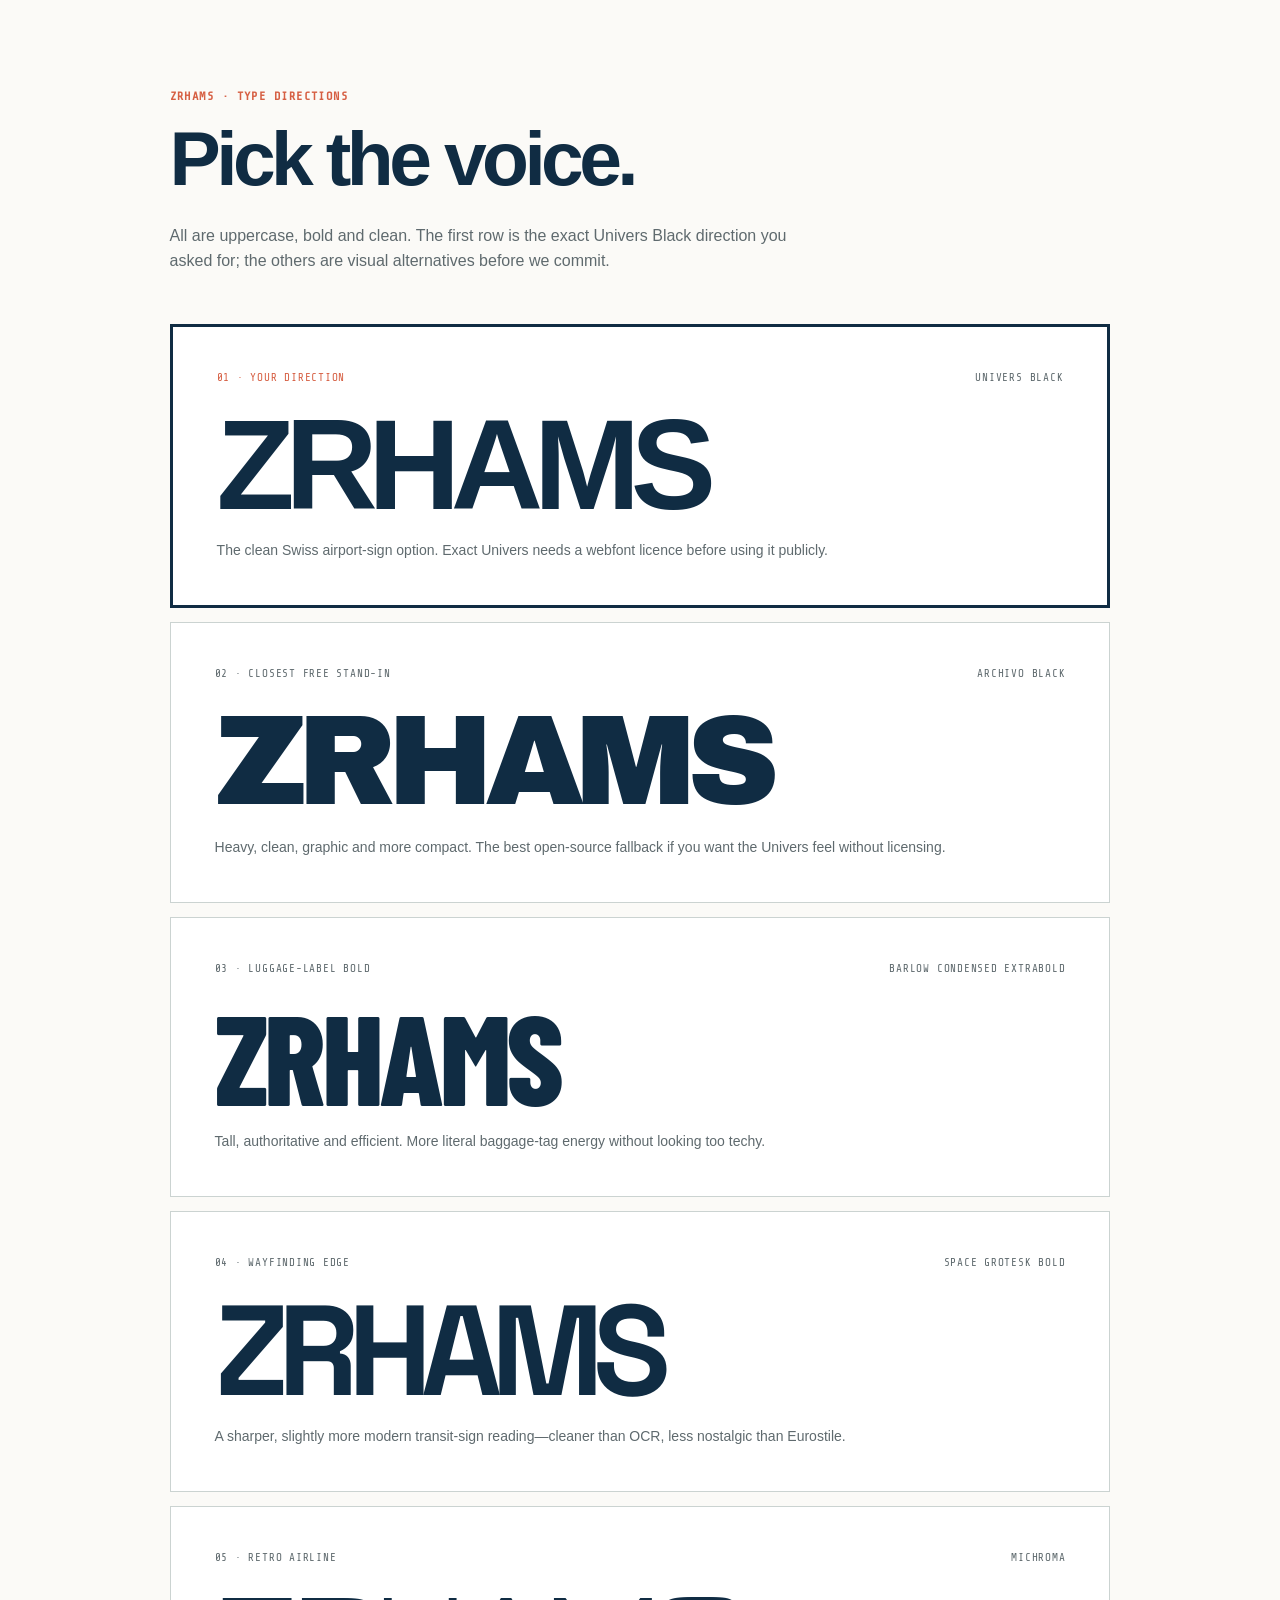
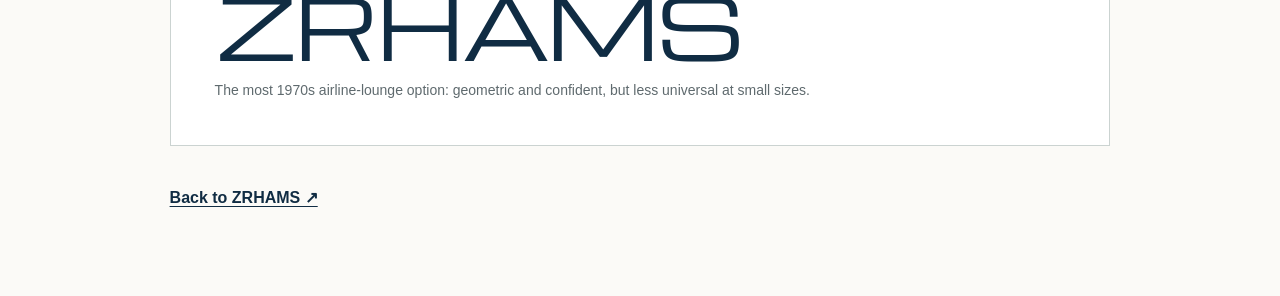
<file: logo-options.html>
<!doctype html>
<html lang="en">
  <head>
    <meta charset="utf-8" />
    <meta name="viewport" content="width=device-width, initial-scale=1" />
    <title>ZRHAMS logo directions</title>
    <link rel="preconnect" href="https://fonts.googleapis.com" />
    <link rel="preconnect" href="https://fonts.gstatic.com" crossorigin />
    <link href="https://fonts.googleapis.com/css2?family=Archivo+Black&family=Barlow+Condensed:wght@700;800&family=Michroma&family=Share+Tech+Mono&family=Space+Grotesk:wght@700&display=swap" rel="stylesheet" />
    <style>
      :root { --ink: #102c43; --paper: #fbfaf7; --muted: #5f6a6e; --line: #cbd3d1; --rust: #d65f43; }
      * { box-sizing: border-box; }
      body { margin: 0; color: var(--ink); background: var(--paper); font-family: Arial, sans-serif; }
      main { max-width: 1120px; margin: 0 auto; padding: 7vw; }
      .eyebrow { margin: 0 0 12px; color: var(--rust); font: 600 12px/1 'Share Tech Mono', monospace; letter-spacing: .12em; text-transform: uppercase; }
      h1 { margin: 0; font-size: clamp(2.5rem, 6vw, 5rem); letter-spacing: -.06em; }
      .intro { max-width: 620px; margin: 20px 0 50px; color: var(--muted); line-height: 1.6; }
      .options { display: grid; gap: 14px; }
      article { padding: clamp(24px, 4vw, 44px); border: 1px solid var(--line); background: white; }
      .meta { display: flex; justify-content: space-between; gap: 16px; margin-bottom: 22px; color: var(--muted); font: 500 11px/1.3 'Share Tech Mono', monospace; letter-spacing: .07em; text-transform: uppercase; }
      .wordmark { margin: 0; color: var(--ink); font-size: clamp(3.6rem, 10vw, 8.5rem); line-height: .9; white-space: nowrap; }
      .univers { font-family: Univers, 'Univers LT Std', 'Univers Next', 'Arial Black', 'Helvetica Neue', sans-serif; font-weight: 900; letter-spacing: -.075em; }
      .archivo { font-family: 'Archivo Black', 'Arial Black', sans-serif; letter-spacing: -.075em; }
      .barlow { font-family: 'Barlow Condensed', Impact, sans-serif; font-weight: 800; letter-spacing: -.035em; }
      .space { font-family: 'Space Grotesk', 'Arial Black', sans-serif; font-weight: 700; letter-spacing: -.085em; }
      .michroma { font-family: Michroma, Arial, sans-serif; font-size: clamp(2.2rem, 6.5vw, 5.3rem); letter-spacing: -.04em; }
      .note { margin: 18px 0 0; color: var(--muted); font-size: 14px; line-height: 1.5; }
      .recommended { border: 3px solid var(--ink); }
      .recommended .meta span:first-child { color: var(--rust); }
      .back { display: inline-block; margin-top: 42px; color: var(--ink); font-weight: 700; text-underline-offset: .2em; }
      @media (max-width: 560px) { main { padding: 42px 22px; } .wordmark { font-size: clamp(2.8rem, 14vw, 5rem); } }
    </style>
  </head>
  <body>
    <main>
      <p class="eyebrow">ZRHAMS · type directions</p>
      <h1>Pick the voice.</h1>
      <p class="intro">All are uppercase, bold and clean. The first row is the exact Univers Black direction you asked for; the others are visual alternatives before we commit.</p>
      <section class="options">
        <article class="recommended"><div class="meta"><span>01 · your direction</span><span>Univers Black</span></div><p class="wordmark univers">ZRHAMS</p><p class="note">The clean Swiss airport-sign option. Exact Univers needs a webfont licence before using it publicly.</p></article>
        <article><div class="meta"><span>02 · closest free stand-in</span><span>Archivo Black</span></div><p class="wordmark archivo">ZRHAMS</p><p class="note">Heavy, clean, graphic and more compact. The best open-source fallback if you want the Univers feel without licensing.</p></article>
        <article><div class="meta"><span>03 · luggage-label bold</span><span>Barlow Condensed ExtraBold</span></div><p class="wordmark barlow">ZRHAMS</p><p class="note">Tall, authoritative and efficient. More literal baggage-tag energy without looking too techy.</p></article>
        <article><div class="meta"><span>04 · wayfinding edge</span><span>Space Grotesk Bold</span></div><p class="wordmark space">ZRHAMS</p><p class="note">A sharper, slightly more modern transit-sign reading—cleaner than OCR, less nostalgic than Eurostile.</p></article>
        <article><div class="meta"><span>05 · retro airline</span><span>Michroma</span></div><p class="wordmark michroma">ZRHAMS</p><p class="note">The most 1970s airline-lounge option: geometric and confident, but less universal at small sizes.</p></article>
      </section>
      <a class="back" href="index.html">Back to ZRHAMS ↗</a>
    </main>
  </body>
</html>
</file>
<file: styles.css>
:root{--ink:#102c43;--navy:#173a55;--paper:#fbfaf7;--cream:#f0ede5;--mist:#e1e9e8;--sky:#c9e3e7;--rust:#d65f43;--muted:#5f6a6e;--line:#cbd3d1}*{box-sizing:border-box}html{scroll-behavior:smooth}body{margin:0;background:var(--paper);color:var(--ink);font-family:Manrope,Arial,sans-serif;line-height:1.55}.topbar{height:72px;display:flex;align-items:center;justify-content:space-between;padding:0 5.5vw;border-bottom:1px solid var(--line);position:sticky;top:0;background:rgba(251,250,247,.94);backdrop-filter:blur(12px);z-index:10}.brand{font:700 1.5rem 'DM Mono',monospace;color:var(--ink);text-decoration:none;letter-spacing:-.12em}.brand span{color:var(--rust)}nav{display:flex;gap:28px}nav a{color:var(--ink);text-decoration:none;font-size:.85rem;font-weight:700}.section{padding:88px 8vw;max-width:1440px;margin:auto}.hero{min-height:650px;padding-top:115px;background:radial-gradient(circle at 88% 22%,var(--sky),transparent 24%),radial-gradient(circle at 75% 65%,#e8d8bf,transparent 22%)}.eyebrow{font:500 .75rem 'DM Mono',monospace;text-transform:uppercase;letter-spacing:.1em;color:var(--rust);margin:0 0 18px}.hero h1,.section-heading h2,.calculator h2,.week-plan h2{font:700 clamp(3.4rem,8vw,7rem)/.98 'Playfair Display',serif;letter-spacing:-.055em;margin:0;max-width:820px}.hero h1 em{color:var(--rust);font-style:italic}.lede{font-size:1.18rem;max-width:530px;margin:30px 0;color:#31495a}.hero-actions{display:flex;gap:18px;align-items:center;margin:34px 0}.button{display:inline-flex;gap:16px;align-items:center;text-decoration:none;font-size:.85rem;font-weight:800;padding:14px 18px;border-radius:2px}.button-primary{background:var(--ink);color:white}.button-primary span{font-size:1.2rem}.button-quiet{color:var(--ink);border-bottom:1px solid var(--ink);padding:12px 0}.fact-line{font:400 .73rem 'DM Mono',monospace;color:var(--muted);margin-top:86px}.fact-line span{color:var(--ink)}.dot{padding:0 8px}.principles{display:grid;grid-template-columns:repeat(3,1fr);gap:1px;padding-top:0;padding-bottom:0;background:var(--line);max-width:none}.principles article{background:var(--cream);padding:50px 8vw}.principles span{font:500 .75rem 'DM Mono',monospace;color:var(--rust)}.principles h2{font-size:1.35rem;margin:12px 0}.principles p{font-size:.93rem;max-width:320px;margin:0}.section-heading{max-width:730px}.section-heading h2{font-size:clamp(2.5rem,5vw,4.6rem);margin-bottom:14px}.section-heading>p:last-child{color:var(--muted)}.guide{padding-top:120px}.guide-controls{display:flex;justify-content:space-between;gap:25px;align-items:center;margin:42px 0 28px;border-top:1px solid var(--line);border-bottom:1px solid var(--line);padding:16px 0}.topic-tabs{display:flex;gap:8px;overflow:auto}.tab,.preset{font:600 .78rem Manrope,sans-serif;background:none;border:0;padding:8px 10px;color:var(--muted);white-space:nowrap;cursor:pointer}.tab.active{background:var(--ink);color:white;border-radius:3px}.select-label{font:600 .78rem Manrope,sans-serif;white-space:nowrap}.select-label select{background:transparent;border:0;border-bottom:1px solid var(--ink);padding:6px 0;color:var(--ink);font:500 .8rem 'DM Mono',monospace}.guide-grid{display:grid;grid-template-columns:repeat(3,1fr);gap:18px}.guide-card{background:white;border:1px solid var(--line);padding:26px;min-height:256px;display:flex;flex-direction:column;transition:transform .2s}.guide-card:hover{transform:translateY(-3px)}.card-top{display:flex;justify-content:space-between;gap:12px}.tag{font:500 .68rem 'DM Mono',monospace;text-transform:uppercase;letter-spacing:.06em;color:var(--rust)}.area-tag{font:500 .65rem 'DM Mono',monospace;color:var(--muted);text-align:right}.guide-card h3{font:700 1.35rem/1.15 'Playfair Display',serif;margin:22px 0 10px}.guide-card p{font-size:.86rem;margin:0;color:#3c4d58}.guide-card .detail{margin-top:auto;padding-top:18px;font:500 .74rem 'DM Mono',monospace;color:var(--ink)}.guide-card a{color:var(--ink)}.spending-map{background:var(--ink);color:white;max-width:none}.spending-map .section-heading h2{color:white}.map-grid{display:grid;grid-template-columns:repeat(4,1fr);gap:14px;margin-top:40px}.map-grid article{border-top:1px solid #6f8494;padding-top:16px}.map-grid .area{font:500 .7rem 'DM Mono',monospace;color:var(--sky);text-transform:uppercase}.map-grid h3{font:700 1.28rem 'Playfair Display',serif;margin:8px 0}.map-grid p:last-child{font-size:.87rem;color:#d2dbdd}.calculator{display:grid;grid-template-columns:.84fr 1.16fr;gap:68px;padding-top:120px;padding-bottom:120px}.calculator h2{font-size:clamp(2.5rem,5vw,4.5rem)}.calculator-intro>p:not(.eyebrow){color:var(--muted);max-width:390px}.preset-row{display:flex;flex-wrap:wrap;gap:4px;margin-top:30px}.preset{border:1px solid var(--line);color:var(--ink);border-radius:20px}.preset.active{background:var(--rust);border-color:var(--rust);color:white}.calculator-panel{background:var(--cream);padding:30px}.budget-total label{display:block;font-weight:800;font-size:.9rem}.budget-total label span{display:block;font-weight:400;font-size:.76rem;color:var(--muted)}.money-input{display:flex;align-items:baseline;gap:11px;border-bottom:2px solid var(--ink);margin:12px 0 5px}.money-input span{font:500 .9rem 'DM Mono',monospace}.money-input input{width:100%;border:0;background:transparent;font:700 2.7rem 'Playfair Display',serif;color:var(--ink);outline:0;padding:0}.budget-total p{margin:0;font:500 .8rem 'DM Mono',monospace;color:var(--rust)}.budget-inputs{margin-top:27px}.budget-row{display:grid;grid-template-columns:1.5fr .7fr 72px;gap:14px;align-items:center;margin:13px 0}.budget-row label{font-size:.82rem;font-weight:700}.budget-row input[type=range]{accent-color:var(--rust);width:100%}.budget-row output{text-align:right;font:500 .76rem 'DM Mono',monospace}.calculation-summary{display:grid;grid-template-columns:1fr 1fr;gap:12px;margin-top:26px}.calculation-summary div{background:white;padding:14px}.calculation-summary span{display:block;font-size:.7rem;color:var(--muted)}.calculation-summary strong{font:600 1.12rem 'DM Mono',monospace}.calculation-summary div:last-child strong{color:var(--rust)}.reset-button{margin-top:19px;background:none;border:0;border-bottom:1px solid var(--ink);padding:0 0 3px;color:var(--ink);font:700 .78rem Manrope,sans-serif;cursor:pointer}.week-plan{background:var(--mist);max-width:none}.week-plan h2{font-size:clamp(2.3rem,4.5vw,4rem);margin-bottom:38px}.week-grid{display:grid;grid-template-columns:repeat(4,1fr);gap:18px}.week-grid article{border-top:2px solid var(--ink);padding-top:14px}.week-grid span{font:500 .7rem 'DM Mono',monospace;color:var(--rust);text-transform:uppercase}.week-grid h3{font:700 1.2rem 'Playfair Display',serif;margin:10px 0}.week-grid p{font-size:.85rem;margin:0}.sources{padding-top:120px}.source-list{list-style:none;padding:0;margin:38px 0 0;display:grid;grid-template-columns:1fr 1fr;gap:0 48px}.source-list li{border-top:1px solid var(--line)}.source-list a{display:flex;justify-content:space-between;gap:12px;padding:13px 0;text-decoration:none;color:var(--ink);font-size:.86rem;font-weight:700}.source-list span{color:var(--rust)}footer{background:var(--ink);color:#c9d4d6;display:flex;justify-content:space-between;padding:26px 8vw;font:500 .7rem 'DM Mono',monospace}footer p{margin:0}footer span{color:var(--rust);padding:0 5px}footer a{color:white;text-decoration:none}@media(max-width:850px){.section{padding:64px 6vw}.hero{min-height:580px;padding-top:90px}.principles{grid-template-columns:1fr}.principles article{padding:34px 6vw}.guide-controls{align-items:flex-start;flex-direction:column}.guide-grid,.map-grid,.week-grid{grid-template-columns:repeat(2,1fr)}.calculator{grid-template-columns:1fr;gap:36px}.source-list{grid-template-columns:1fr}}@media(max-width:560px){.topbar{padding:0 6vw}.topbar nav{gap:13px}.topbar nav a{font-size:.73rem}.guide-grid,.map-grid,.week-grid{grid-template-columns:1fr}.hero h1{font-size:3.8rem}.hero-actions{flex-direction:column;align-items:flex-start}.fact-line{margin-top:55px}.calculator-panel{padding:22px 16px}.budget-row{grid-template-columns:1.2fr .8fr 60px;gap:8px}.source-list{font-size:.8rem}footer{padding:22px 6vw;gap:18px;align-items:flex-start;flex-direction:column}}
</file>
<file: dual-home.css>
.dual-home {
  border-bottom: 1px solid var(--line);
  margin-bottom: 28px;
  padding-bottom: 28px;
}

.dual-home-heading {
  align-items: flex-start;
  display: flex;
  gap: 20px;
  justify-content: space-between;
}

.mini-eyebrow {
  color: var(--rust);
  font: 500 0.67rem "DM Mono", monospace;
  letter-spacing: 0.08em;
  margin: 0 0 4px;
  text-transform: uppercase;
}

.dual-home h3 {
  font: 700 1.5rem "Playfair Display", serif;
  margin: 0;
}

.dual-home-heading > p {
  color: var(--muted);
  font-size: 0.72rem;
  line-height: 1.45;
  margin: 0;
  max-width: 225px;
}

.dual-home-inputs {
  display: grid;
  gap: 12px;
  grid-template-columns: 1fr 1fr;
  margin-top: 18px;
}

.dual-home-inputs label {
  display: flex;
  flex-direction: column;
  font-size: 0.7rem;
  font-weight: 700;
  gap: 5px;
}

.dual-home-inputs input,
.dual-home-inputs select {
  background: rgb(255 255 255 / 70%);
  border: 1px solid var(--line);
  border-radius: 2px;
  color: var(--ink);
  font: 500 0.86rem "DM Mono", monospace;
  outline-color: var(--rust);
  padding: 9px;
  width: 100%;
}

.dual-home-results {
  display: grid;
  gap: 8px;
  grid-template-columns: 1fr 1fr;
  margin-top: 16px;
}

.dual-home-results div {
  border-top: 1px solid var(--line);
  padding: 9px 0;
}

.dual-home-results span {
  color: var(--muted);
  display: block;
  font-size: 0.66rem;
}

.dual-home-results strong {
  font: 600 0.9rem "DM Mono", monospace;
}

.calculation-summary .lifestyle-result {
  grid-column: 1 / -1;
}

@media (max-width: 560px) {
  .dual-home-heading {
    flex-direction: column;
    gap: 8px;
  }

  .dual-home-inputs {
    grid-template-columns: 1fr;
  }
}
</file>
<file: kalkbreite.css>
.local-base {
  padding-top: 7.5rem;
  padding-bottom: 7.5rem;
  background: #eef5f3;
}

.brand {
  display: inline-flex;
  align-items: center;
  letter-spacing: 0;
}

.brand-logo { display: block; width: 116px; height: auto; }

.hours-line {
  margin-top: 1rem !important;
  padding-top: .85rem;
  border-top: 1px solid rgba(16, 44, 67, .1);
  color: #496273 !important;
  font-size: .76rem !important;
  line-height: 1.5;
}

.hours-line span {
  display: block;
  margin-bottom: .28rem;
  color: #637d76;
  font: 500 .63rem/1.2 'DM Mono', monospace;
  letter-spacing: .07em;
  text-transform: uppercase;
}

.nearby-hours {
  margin: 0 0 1rem;
  padding-top: .75rem;
  border-top: 1px solid rgba(16, 44, 67, .1);
  color: #496273;
  font-size: .78rem;
}

.nearby-hours strong { color: #102c43; }

.local-heading { max-width: 49rem; }
.local-heading h2 { max-width: 35rem; }
.local-start, .departure-card, .local-route-card, .nearby-card, .event-card {
  border: 1px solid rgba(16, 44, 67, .14);
  background: #fff;
}

.local-start {
  display: flex;
  align-items: end;
  justify-content: space-between;
  gap: 2rem;
  padding: 2rem;
  margin-top: 2.5rem;
}

.local-start h3, .local-section-title h3 { font-size: clamp(1.45rem, 2vw, 2rem); margin: .25rem 0 .55rem; }
.local-start p:not(.local-kicker) { max-width: 46rem; margin: 0; color: #496273; }
.local-kicker, .route-mode, .nearby-type, .event-card > p:first-child {
  margin: 0;
  font: 500 .68rem/1.3 'DM Mono', monospace;
  letter-spacing: .09em;
  color: #637d76;
  text-transform: uppercase;
}
.local-action {
  flex: 0 0 auto;
  display: inline-flex;
  padding: .85rem 1.05rem;
  color: #fff;
  background: #102c43;
  text-decoration: none;
  font-weight: 700;
}
.local-action:hover { background: #31536b; }

.departure-grid, .local-route-grid, .local-nearby-grid, .local-events-grid { display: grid; gap: 1rem; margin-top: 1rem; }
.departure-grid, .local-route-grid { grid-template-columns: repeat(2, minmax(0, 1fr)); }
.local-nearby-grid { grid-template-columns: repeat(3, minmax(0, 1fr)); }
.local-events-grid { grid-template-columns: repeat(4, minmax(0, 1fr)); }
.departure-card { padding: 1.45rem; }
.departure-title { display: flex; justify-content: space-between; gap: 1rem; align-items: start; }
.departure-title h3 { margin: .28rem 0 1rem; font-size: 1.12rem; }
.live-pill {
  display: inline-flex;
  align-items: center;
  gap: .4rem;
  padding: .32rem .55rem;
  color: #24594f;
  background: #e5f5ee;
  font: 500 .67rem/1 'DM Mono', monospace;
  letter-spacing: .04em;
  text-transform: uppercase;
}
.live-pill i { width: .42rem; height: .42rem; border-radius: 50%; background: #299569; }
.departure-list { border-top: 1px solid rgba(16, 44, 67, .12); }
.departure-row { display: grid; grid-template-columns: 3rem 1fr auto; align-items: center; gap: .7rem; padding: .68rem 0; border-bottom: 1px solid rgba(16, 44, 67, .1); }
.departure-row:last-child { border-bottom: 0; }
.departure-line { font: 500 .78rem/1 'DM Mono', monospace; color: #102c43; }
.departure-destination { min-width: 0; font-size: .9rem; white-space: nowrap; overflow: hidden; text-overflow: ellipsis; }
.departure-time { text-align: right; font: 700 .78rem/1 'DM Mono', monospace; color: #102c43; }
.departure-delay { display: block; margin-top: .22rem; color: #b34a38; font-weight: 500; font-size: .61rem; }
.departure-status { margin: 1rem 0 0; color: #637d76; font-size: .9rem; }
.departure-note { margin: .9rem 0 0; color: #637d76; font-size: .78rem; }

.local-section-title { margin-top: 4.75rem; }
.local-route-card, .nearby-card, .event-card { padding: 1.55rem; }
.local-route-card h3, .nearby-card h3, .event-card h3 { margin: .45rem 0 .6rem; font-size: 1.22rem; }
.local-route-card p:not(.route-mode), .nearby-card p:not(.nearby-type), .event-card p:not(:first-child) { margin: 0 0 1rem; color: #496273; font-size: .91rem; line-height: 1.6; }
.local-route-card a, .nearby-card a, .event-card a { color: #102c43; font-size: .84rem; font-weight: 800; text-decoration-thickness: 1px; text-underline-offset: .18em; }
.nearby-card a + a { margin-left: .8rem; }
.event-card { min-height: 14rem; display: flex; flex-direction: column; }
.event-card a { margin-top: auto; }

@media (max-width: 900px) {
  .local-nearby-grid { grid-template-columns: repeat(2, minmax(0, 1fr)); }
  .local-events-grid { grid-template-columns: repeat(2, minmax(0, 1fr)); }
}

@media (max-width: 640px) {
  .brand-logo { width: 84px; }
  .local-base { padding-top: 5rem; padding-bottom: 5rem; }
  .local-start { display: block; padding: 1.35rem; }
  .local-action { margin-top: 1.2rem; }
  .departure-grid, .local-route-grid, .local-nearby-grid, .local-events-grid { grid-template-columns: 1fr; }
  .departure-card, .local-route-card, .nearby-card, .event-card { padding: 1.25rem; }
}
</file>
<file: zrhams-extras.css>
.weather-style { background: #173a55; color: #fff; max-width: none; }
.weather-style .section-heading h2 { color: #fff; }
.weather-style .section-heading > p:last-child { color: #cbd8dd; }
.weather-shell { display: grid; grid-template-columns: minmax(14rem, .9fr) 2.1fr; gap: 1px; margin-top: 2.6rem; background: rgba(255,255,255,.18); }
.weather-now, .weather-forecast { background: #1f475f; padding: 1.65rem; }
.weather-label, .season-month, .karate-type, .creative-type { margin: 0; color: #86d0c5; font: 500 .67rem/1.3 'DM Mono', monospace; letter-spacing: .08em; text-transform: uppercase; }
.weather-current { display: flex; gap: .7rem; align-items: center; margin: .5rem 0; }
.weather-current strong { font: 700 2.6rem/1 'Playfair Display', serif; }
.weather-icon { font-size: 2.25rem; }
.weather-detail, .weather-note { color: #cbd8dd; font-size: .84rem; }
.weather-now a, .creative-intro a { color: #fff; font-weight: 800; text-underline-offset: .18em; }
.weather-forecast { display: grid; grid-template-columns: repeat(6, minmax(0, 1fr)); gap: 1px; padding: 0; background: rgba(255,255,255,.12); }
.weather-day { padding: 1.35rem .85rem; background: #1f475f; }
.weather-day .weather-icon { display: block; margin: .65rem 0; font-size: 1.35rem; }
.weather-day strong { display: block; font: 700 1rem/1 'DM Mono', monospace; }
.weather-day small { display: block; margin-top: .4rem; color: #cbd8dd; font-size: .7rem; }
.weather-status { grid-column: 1 / -1; padding: 1.5rem; color: #cbd8dd; }
.weather-note { margin: .9rem 0 0; }
.season-grid, .karate-grid, .creative-grid { display: grid; gap: 1rem; margin-top: 1.5rem; }
.season-grid { grid-template-columns: repeat(4, minmax(0, 1fr)); }
.season-grid article { padding: 1.45rem; background: #eef5f3; color: #102c43; }
.season-grid h3 { margin: .5rem 0 .6rem; font-size: 1.16rem; }
.season-grid article > p:last-child { margin: 0; color: #496273; font-size: .86rem; }
.karate { background: #f0ede5; max-width: none; }
.karate .section-heading { max-width: 52rem; }
.karate-grid { grid-template-columns: repeat(3, minmax(0, 1fr)); }
.karate-card, .creative-card { display: flex; flex-direction: column; padding: 1.6rem; border: 1px solid rgba(16,44,67,.15); background: #fff; }
.karate-card.featured { background: #102c43; border-color: #102c43; color: #fff; }
.karate-card.featured .karate-type { color: #86d0c5; }
.karate-card h3, .creative-card h3 { margin: .55rem 0 .65rem; font-size: 1.4rem; }
.karate-card > p:not(.karate-type):not(.class-hours), .creative-card > p:not(.creative-type):not(.outreach-note) { margin: 0 0 1.15rem; color: #496273; font-size: .88rem; line-height: 1.6; }
.karate-card.featured > p:not(.karate-type):not(.class-hours) { color: #d9e5e5; }
.class-hours, .outreach-note { margin: auto 0 1.1rem; padding-top: .8rem; border-top: 1px solid rgba(16,44,67,.13); color: #496273; font-size: .77rem; line-height: 1.65; }
.featured .class-hours { border-color: rgba(255,255,255,.22); color: #d9e5e5; }
.karate-card a, .creative-card a { color: #102c43; font-size: .82rem; font-weight: 800; text-underline-offset: .18em; }
.karate-card.featured a { color: #fff; }
.karate-card a + a { margin-top: .6rem; }
.creative { max-width: none; background: #e1e9e8; }
.creative .section-heading { max-width: 56rem; }
.creative-intro { display: flex; justify-content: space-between; gap: 1.5rem; align-items: center; margin-top: 2rem; padding: 1.15rem 1.35rem; background: #102c43; color: #fff; }
.creative-intro p { margin: 0; max-width: 48rem; font-size: .88rem; }
.creative-grid { grid-template-columns: repeat(3, minmax(0, 1fr)); }
.creative-card { min-height: 17.5rem; }
.creative-card .outreach-note { margin-top: auto; }

.josef-base { max-width: none; background: #e1e9e8; }
.josef-heading { max-width: 55rem; }
.josef-start { display: flex; align-items: end; justify-content: space-between; gap: 2rem; margin-top: 2.4rem; padding: 1.8rem; background: #d65f43; color: #fff; }
.josef-kicker { margin: 0; color: #637d76; font: 500 .67rem/1.3 'DM Mono', monospace; letter-spacing: .08em; text-transform: uppercase; }
.josef-start .josef-kicker { color: #ffe3d9; }
.josef-start h3 { margin: .3rem 0 .55rem; font-size: clamp(1.35rem, 2.1vw, 2rem); }
.josef-start p:not(.josef-kicker) { max-width: 49rem; margin: 0; color: #fff4ef; font-size: .9rem; line-height: 1.65; }
.josef-start .local-action { white-space: nowrap; color: #102c43; background: #fff; }
.josef-start .local-action:hover { background: #f6eee1; }
.josef-departure-card { border-color: rgba(214,95,67,.26); }
.josef-nearby-grid, .josef-life-grid { display: grid; gap: 1rem; margin-top: 1rem; }
.josef-saving-title { margin-top: 3.5rem; }
.josef-saving-grid { display: grid; grid-template-columns: repeat(3, minmax(0, 1fr)); gap: 1rem; margin-top: 1rem; }
.josef-saving-card { display: flex; flex-direction: column; min-height: 18rem; padding: 1.55rem; border: 1px solid rgba(16,44,67,.14); background: #fff; }
.josef-saving-card.featured { background: #102c43; border-color: #102c43; color: #fff; }
.josef-saving-card h3 { margin: .5rem 0 .7rem; font-size: 1.25rem; }
.josef-saving-card > p:not(.josef-kicker):not(.nearby-hours) { margin: 0 0 1rem; color: #496273; font-size: .9rem; line-height: 1.62; }
.josef-saving-card.featured > p:not(.josef-kicker):not(.nearby-hours) { color: #d9e5e5; }
.josef-saving-card .nearby-hours { margin-top: auto; }
.josef-saving-card.featured .nearby-hours { border-color: rgba(255,255,255,.2); color: #d9e5e5; }
.josef-saving-card.featured .nearby-hours strong { color: #fff; }
.josef-saving-card a { color: #102c43; font-size: .84rem; font-weight: 800; text-underline-offset: .18em; }
.josef-saving-card.featured a { color: #fff; }
.josef-saving-card a + a { margin-top: .6rem; }
.josef-saving-card.budget-card { background: #d65f43; border-color: #d65f43; color: #fff; }
.josef-saving-card.budget-card > p:not(.josef-kicker):not(.nearby-hours), .josef-saving-card.budget-card a { color: #fff4ef; }
.josef-saving-card.budget-card .josef-kicker { color: #ffe3d9; }
.josef-saving-card.budget-card strong { color: #fff; }
.josef-nature-title { margin-top: 3.5rem; }
.josef-nature-intro { max-width: 52rem; margin: 1rem 0 0; color: #496273; font-size: .91rem; line-height: 1.65; }
.josef-nature-grid { display: grid; grid-template-columns: repeat(3, minmax(0, 1fr)); gap: 1rem; margin-top: 1.4rem; }
.josef-nature-card { display: flex; flex-direction: column; min-height: 19rem; padding: 1.55rem; border: 1px solid rgba(16,44,67,.14); background: #f7faf9; }
.josef-nature-card.featured { background: #102c43; border-color: #102c43; color: #fff; }
.josef-nature-card h3 { margin: .5rem 0 .7rem; font-size: 1.3rem; }
.josef-nature-card > p:not(.josef-kicker):not(.nearby-hours) { margin: 0 0 1rem; color: #496273; font-size: .9rem; line-height: 1.62; }
.josef-nature-card.featured > p:not(.josef-kicker):not(.nearby-hours) { color: #d9e5e5; }
.josef-nature-card .nearby-hours { margin-top: auto; }
.josef-nature-card.featured .nearby-hours { border-color: rgba(255,255,255,.2); color: #d9e5e5; }
.josef-nature-card.featured .nearby-hours strong { color: #fff; }
.josef-nature-card a { color: #102c43; font-size: .84rem; font-weight: 800; text-underline-offset: .18em; }
.josef-nature-card.featured a { color: #fff; }
.josef-nature-card a + a { margin-top: .6rem; }
.josef-nature-card.budget-card { background: #d65f43; border-color: #d65f43; color: #fff; }
.josef-nature-card.budget-card > p:not(.josef-kicker):not(.nearby-hours), .josef-nature-card.budget-card a { color: #fff4ef; }
.josef-nature-card.budget-card .josef-kicker { color: #ffe3d9; }
.k5-title { margin-top: 3.5rem; }
.k5-intro { max-width: 56rem; margin: 1rem 0 0; color: #496273; font-size: .91rem; line-height: 1.65; }
.k5-grid { display: grid; grid-template-columns: repeat(3, minmax(0, 1fr)); gap: 1rem; margin-top: 1.4rem; }
.k5-card { display: flex; flex-direction: column; min-height: 20rem; padding: 1.55rem; border: 1px solid rgba(16,44,67,.14); background: #fff; }
.k5-card.featured { background: #102c43; border-color: #102c43; color: #fff; }
.k5-card h3 { margin: .5rem 0 .7rem; font-size: 1.28rem; }
.k5-card > p:not(.nearby-type):not(.nearby-hours) { margin: 0 0 1rem; color: #496273; font-size: .9rem; line-height: 1.62; }
.k5-card.featured > p:not(.nearby-type):not(.nearby-hours) { color: #d9e5e5; }
.k5-card .nearby-hours { margin-top: auto; }
.k5-card.featured .nearby-hours { border-color: rgba(255,255,255,.2); color: #d9e5e5; }
.k5-card.featured .nearby-hours strong { color: #fff; }
.k5-card a { color: #102c43; font-size: .84rem; font-weight: 800; text-underline-offset: .18em; }
.k5-card.featured a { color: #fff; }
.k5-card a + a { margin-top: .6rem; }
.food-bars-title { margin-top: 3.5rem; }
.food-bars-intro { max-width: 56rem; margin: 1rem 0 0; color: #496273; font-size: .91rem; line-height: 1.65; }
.food-bars-grid { display: grid; grid-template-columns: repeat(2, minmax(0, 1fr)); gap: 1rem; margin-top: 1.4rem; }
.food-bars-card { padding: 1.55rem; border: 1px solid rgba(16,44,67,.14); background: #f7faf9; }
.food-bars-card.featured { background: #d65f43; border-color: #d65f43; color: #fff; }
.food-bars-card h3 { margin: .5rem 0 1.1rem; font-size: 1.32rem; }
.food-bars-card.featured .josef-kicker { color: #ffe3d9; }
.food-bars-list { display: grid; gap: 1rem; }
.food-bars-list > div { padding-top: .9rem; border-top: 1px solid rgba(16,44,67,.14); }
.food-bars-card.featured .food-bars-list > div { border-color: rgba(255,255,255,.28); }
.food-bars-list h4 { margin: 0 0 .25rem; font-size: 1rem; }
.food-bars-list p { margin: 0 0 .45rem; color: #496273; font-size: .84rem; line-height: 1.55; }
.food-bars-card.featured .food-bars-list p { color: #fff4ef; }
.food-bars-list span { display: block; color: #637d76; font-size: .72rem; line-height: 1.5; }
.food-bars-card.featured .food-bars-list span { color: #ffe3d9; }
.food-bars-list a { display: inline-block; margin: .55rem .8rem 0 0; color: #102c43; font-size: .78rem; font-weight: 800; text-underline-offset: .18em; }
.food-bars-card.featured .food-bars-list a { color: #fff; }
.review-score { display: flex; flex-wrap: wrap; gap: .32rem .55rem; align-items: baseline; margin: 0 0 .8rem; color: #637d76; font: 500 .7rem/1.45 'DM Mono', monospace; letter-spacing: .02em; }
.review-score strong { color: #102c43; font-weight: 800; }
.review-score span { color: #637d76; }
.nearby-card .review-score, .k5-card .review-score, .josef-nearby-card .review-score { margin: -.1rem 0 .85rem; }
.nearby-card.featured .review-score strong, .k5-card.featured .review-score strong, .josef-nearby-card.featured .review-score strong { color: #fff; }
.nearby-card.featured .review-score span, .k5-card.featured .review-score span, .josef-nearby-card.featured .review-score span { color: #d9e5e5; }
.food-bars-list .review-score { margin: -.05rem 0 .45rem; }
.food-bars-card.featured .review-score strong { color: #fff; }
.food-bars-card.featured .review-score span { color: #ffe3d9; }
.music-title { margin-top: 3.5rem; }
.music-intro { max-width: 58rem; margin: 1rem 0 0; color: #496273; font-size: .91rem; line-height: 1.65; }
.music-grid { display: grid; grid-template-columns: repeat(3, minmax(0, 1fr)); gap: 1rem; margin-top: 1.4rem; }
.music-card { display: flex; flex-direction: column; min-height: 20rem; padding: 1.55rem; border: 1px solid rgba(16,44,67,.14); background: #fff; }
.music-card.featured { background: #102c43; border-color: #102c43; color: #fff; }
.music-card h3 { margin: .5rem 0 .7rem; font-size: 1.28rem; }
.music-card > p:not(.josef-kicker):not(.nearby-hours) { margin: 0 0 1rem; color: #496273; font-size: .88rem; line-height: 1.62; }
.music-card.featured > p:not(.josef-kicker):not(.nearby-hours) { color: #d9e5e5; }
.music-card.featured .josef-kicker { color: #86d0c5; }
.music-card .nearby-hours { margin-top: auto; }
.music-card.featured .nearby-hours { border-color: rgba(255,255,255,.2); color: #d9e5e5; }
.music-card.featured .nearby-hours strong { color: #fff; }
.music-card a { color: #102c43; font-size: .82rem; font-weight: 800; text-underline-offset: .18em; }
.music-card.featured a { color: #fff; }
.music-card a + a { margin-top: .6rem; }
.music-card.music-rule { background: #f6eee1; }
.escape { max-width: none; margin-top: 4.5rem; padding: 4.5rem max(1.5rem, calc((100vw - 1180px) / 2)); background: #f6eee1; }
.escape-heading { max-width: 58rem; }
.escape-grid { display: grid; grid-template-columns: repeat(3, minmax(0, 1fr)); gap: 1rem; margin-top: 2rem; }
.escape-card { display: flex; flex-direction: column; min-height: 20rem; padding: 1.6rem; border: 1px solid rgba(16,44,67,.14); background: #fff; }
.escape-card.featured { background: #d65f43; border-color: #d65f43; color: #fff; }
.escape-card h3 { margin: .5rem 0 .7rem; font-size: 1.35rem; }
.escape-card > p:not(.josef-kicker):not(.nearby-hours) { margin: 0 0 1rem; color: #496273; font-size: .9rem; line-height: 1.62; }
.escape-card.featured > p:not(.josef-kicker):not(.nearby-hours) { color: #fff4ef; }
.escape-card.featured .josef-kicker { color: #ffe3d9; }
.escape-card .nearby-hours { margin-top: auto; }
.escape-card.featured .nearby-hours { border-color: rgba(255,255,255,.25); color: #fff4ef; }
.escape-card.featured .nearby-hours strong { color: #fff; }
.escape-card a { color: #102c43; font-size: .84rem; font-weight: 800; text-underline-offset: .18em; }
.escape-card.featured a { color: #fff; }
.escape-card a + a { margin-top: .6rem; }
.escape-note { max-width: 66rem; margin: 1.3rem 0 0; color: #496273; font-size: .85rem; line-height: 1.65; }
.flight-escapes { max-width: none; margin-top: 0; padding: 4.5rem max(1.5rem, calc((100vw - 1180px) / 2)); background: #e1e9e8; }
.flight-heading { max-width: 58rem; }
.flight-grid { display: grid; grid-template-columns: repeat(4, minmax(0, 1fr)); gap: 1rem; margin-top: 2rem; }
.flight-card { display: flex; flex-direction: column; min-height: 18.5rem; padding: 1.45rem; border: 1px solid rgba(16,44,67,.14); background: #fff; }
.flight-card.featured { background: #102c43; border-color: #102c43; color: #fff; }
.flight-card h3 { margin: .5rem 0 .7rem; font-size: 1.35rem; }
.flight-card > p:not(.josef-kicker):not(.flight-fact) { margin: 0 0 1rem; color: #496273; font-size: .88rem; line-height: 1.6; }
.flight-card.featured > p:not(.josef-kicker):not(.flight-fact) { color: #d9e5e5; }
.flight-card.featured .josef-kicker { color: #86d0c5; }
.flight-fact { margin: auto 0 1rem; padding-top: .9rem; border-top: 1px solid rgba(16,44,67,.13); color: #496273; font-size: .8rem; line-height: 1.55; }
.flight-card.featured .flight-fact { border-color: rgba(255,255,255,.2); color: #d9e5e5; }
.flight-card.featured .flight-fact strong { color: #fff; }
.flight-card a, .flight-rules a { color: #102c43; font-size: .84rem; font-weight: 800; text-underline-offset: .18em; }
.flight-card.featured a { color: #fff; }
.flight-rules { display: grid; grid-template-columns: repeat(3, minmax(0, 1fr)); gap: 1rem; margin-top: 1rem; }
.flight-rules article { padding: 1.4rem; border-top: 2px solid #d65f43; background: #f7faf9; }
.flight-rules h3 { margin: .55rem 0 .6rem; font-size: 1.1rem; }
.flight-rules p:not(.josef-kicker) { margin: 0; color: #496273; font-size: .84rem; line-height: 1.6; }
.flight-rules a { display: inline-block; margin-top: .8rem; }
.presence { max-width: none; background: #102c43; color: #fff; }
.presence .section-heading h2 { color: #fff; }
.presence .section-heading > p:last-child { color: #d9e5e5; }
.presence .section-heading > p:last-child strong { color: #fff; }
.presence-shell { display: grid; grid-template-columns: minmax(16rem, .82fr) minmax(0, 1.45fr); gap: 1px; margin-top: 2.2rem; background: rgba(255,255,255,.18); }
.presence-context { padding: 1.7rem; background: #173a55; }
.presence-context .josef-kicker { color: #86d0c5; }
.presence-context h3 { margin: .55rem 0 .8rem; font-size: 1.5rem; }
.presence-context > p:not(.josef-kicker):not(.presence-disclaimer) { color: #d9e5e5; font-size: .88rem; line-height: 1.65; }
.presence-context strong { color: #fff; }
.presence-links { display: grid; gap: .65rem; margin: 1.3rem 0; }
.presence-links a { color: #fff; font-size: .84rem; font-weight: 800; text-underline-offset: .18em; }
.presence-disclaimer { margin: 1.4rem 0 0; padding-top: 1rem; border-top: 1px solid rgba(255,255,255,.2); color: #aecdca; font-size: .77rem; line-height: 1.6; }
.presence-panel { padding: 1.6rem; background: #f7faf9; color: #102c43; }
.presence-summary-head { display: flex; justify-content: space-between; gap: 1rem; align-items: start; }
.presence-summary-head .josef-kicker { color: #637d76; }
.presence-summary-head h3 { margin: .45rem 0 0; font-size: 1.42rem; }
.presence-summary-head label, .presence-form label, .presence-target label { display: flex; flex-direction: column; gap: .35rem; color: #496273; font-size: .72rem; font-weight: 800; }
.presence-summary-head select, .presence-form input:not([type="checkbox"]), .presence-form select, .presence-target input { border: 1px solid rgba(16,44,67,.2); border-radius: 2px; background: #fff; color: #102c43; font: 500 .84rem 'DM Mono', monospace; outline-color: #d65f43; padding: .62rem; }
.presence-stats { display: grid; grid-template-columns: repeat(4, minmax(0, 1fr)); gap: .6rem; margin: 1.45rem 0 .8rem; }
.presence-stats article { padding: .9rem; background: #fff; border-top: 2px solid #d65f43; }
.presence-stats span { display: block; color: #637d76; font-size: .66rem; line-height: 1.35; }
.presence-stats strong { display: block; margin-top: .35rem; font: 700 1.45rem/1 'DM Mono', monospace; }
.presence-target { display: flex; align-items: end; gap: 1rem; padding: .9rem 0 1rem; border-bottom: 1px solid rgba(16,44,67,.14); }
.presence-target label { width: 12rem; }
.presence-target p { margin: 0; color: #637d76; font-size: .76rem; line-height: 1.5; }
.presence-form { display: grid; grid-template-columns: 1fr 1.35fr .9fr; gap: .8rem; margin-top: 1.1rem; }
.presence-form label { min-width: 0; }
.presence-form .presence-work { flex-direction: row; align-items: center; grid-column: 1 / 2; min-height: 2.7rem; color: #102c43; }
.presence-form .presence-work input { accent-color: #d65f43; }
.presence-form .presence-note { grid-column: 2 / 4; }
.presence-save { align-self: end; grid-column: 1 / -1; justify-self: start; border: 0; background: #d65f43; color: #fff; cursor: pointer; font: 800 .78rem Manrope, sans-serif; padding: .75rem .9rem; }
.presence-status-message { margin: .9rem 0 0; color: #637d76; font-size: .76rem; }
.presence-records-head { display: flex; justify-content: space-between; align-items: center; margin-top: 1.4rem; padding-top: 1rem; border-top: 1px solid rgba(16,44,67,.14); }
.presence-records-head h4 { margin: 0; font-size: 1rem; }
.presence-records-head button, .presence-delete { border: 0; background: transparent; color: #102c43; cursor: pointer; font: 800 .75rem Manrope, sans-serif; text-decoration: underline; text-underline-offset: .2em; }
.presence-records { display: grid; gap: .5rem; margin-top: .8rem; }
.presence-record { display: grid; grid-template-columns: 6.2rem 1fr auto auto; gap: .8rem; align-items: center; padding: .72rem .8rem; background: #fff; border: 1px solid rgba(16,44,67,.12); font-size: .78rem; }
.presence-record time { font: 600 .75rem 'DM Mono', monospace; }
.presence-record p { margin: .18rem 0 0; color: #637d76; font-size: .7rem; }
.presence-badge { padding: .25rem .42rem; background: #e1e9e8; color: #173a55; font: 600 .62rem 'DM Mono', monospace; text-transform: uppercase; }
.presence-badge.actual { background: #dbe9e2; color: #174c43; }
.presence-empty { margin: 0; padding: .8rem; color: #637d76; background: rgba(255,255,255,.55); font-size: .8rem; }
.josef-nearby-grid { grid-template-columns: repeat(3, minmax(0, 1fr)); }
.josef-nearby-card { display: flex; flex-direction: column; padding: 1.55rem; border: 1px solid rgba(16,44,67,.14); background: #fff; }
.josef-nearby-card.featured { background: #102c43; border-color: #102c43; color: #fff; }
.josef-nearby-card h3 { margin: .45rem 0 .6rem; font-size: 1.22rem; }
.josef-nearby-card > p:not(.nearby-type):not(.nearby-hours) { margin: 0 0 1rem; color: #496273; font-size: .91rem; line-height: 1.6; }
.josef-nearby-card.featured > p:not(.nearby-type):not(.nearby-hours) { color: #d9e5e5; }
.josef-nearby-card .nearby-hours { margin-top: auto; }
.josef-nearby-card.featured .nearby-hours { border-color: rgba(255,255,255,.2); color: #d9e5e5; }
.josef-nearby-card.featured .nearby-hours strong { color: #fff; }
.josef-nearby-card a { color: #102c43; font-size: .84rem; font-weight: 800; text-underline-offset: .18em; }
.josef-nearby-card.featured a { color: #fff; }
.josef-nearby-card a + a { margin-top: .6rem; }
.josef-life-grid { grid-template-columns: repeat(3, minmax(0, 1fr)); margin-top: 1rem; }
.josef-life-grid article { padding: 1.4rem; background: #f7faf9; border-top: 2px solid #d65f43; }
.josef-life-grid h3 { margin: .55rem 0 .6rem; font-size: 1.12rem; }
.josef-life-grid p:last-child { margin: 0; color: #496273; font-size: .84rem; line-height: 1.6; }

.homes { max-width: none; background: #f6eee1; }
.homes-heading { max-width: 60rem; }
.homes-heading a { color: #102c43; font-weight: 800; text-underline-offset: .18em; }
.homes-callout { display: flex; align-items: end; justify-content: space-between; gap: 2rem; margin-top: 2.4rem; padding: 1.65rem; background: #102c43; color: #fff; }
.homes-callout h3 { margin: .3rem 0 .55rem; font-size: clamp(1.35rem, 2.1vw, 2rem); }
.homes-callout p:not(.homes-kicker) { max-width: 49rem; margin: 0; color: #d9e5e5; font-size: .9rem; line-height: 1.65; }
.homes-kicker, .home-area-type { margin: 0; color: #637d76; font: 500 .67rem/1.3 'DM Mono', monospace; letter-spacing: .08em; text-transform: uppercase; }
.homes-callout .homes-kicker { color: #86d0c5; }
.homes-callout .local-action { white-space: nowrap; background: #d65f43; }
.homes-callout .local-action:hover { background: #bd4c35; }
.home-area-grid, .home-search-grid { display: grid; gap: 1rem; margin-top: 1rem; }
.home-area-grid { grid-template-columns: repeat(4, minmax(0, 1fr)); }
.home-area-card, .home-search-card { display: flex; flex-direction: column; padding: 1.5rem; border: 1px solid rgba(16,44,67,.15); background: #fff; }
.home-area-card.featured { background: #e1e9e8; }
.home-area-card h3, .home-search-card h3 { margin: .55rem 0 .7rem; font-size: 1.35rem; }
.home-area-card > p:not(.home-area-type):not(.home-price), .home-search-card > p:not(.homes-kicker) { margin: 0 0 1rem; color: #496273; font-size: .87rem; line-height: 1.62; }
.home-price { margin: auto 0 1rem; padding-top: .85rem; border-top: 1px solid rgba(16,44,67,.12); color: #496273; font-size: .77rem; line-height: 1.62; }
.home-area-card a, .home-search-card a { color: #102c43; font-size: .8rem; font-weight: 800; text-underline-offset: .18em; }
.home-area-card a + a { margin-top: .65rem; }
.home-search-grid { grid-template-columns: repeat(3, minmax(0, 1fr)); margin-top: 1rem; }
.home-search-card { min-height: 17.5rem; }
.home-link-list { display: grid; gap: .65rem; margin-top: auto; padding-top: .85rem; border-top: 1px solid rgba(16,44,67,.12); }
.homes-footnote { margin: 1rem 0 0; color: #637d76; font-size: .76rem; line-height: 1.55; }

@media (max-width: 900px) {
  .season-grid, .creative-grid, .home-area-grid, .josef-nearby-grid, .josef-saving-grid, .josef-nature-grid, .k5-grid, .music-grid, .escape-grid, .flight-grid, .presence-stats { grid-template-columns: repeat(2, minmax(0, 1fr)); }
  .presence-shell { grid-template-columns: 1fr; }
  .weather-shell { grid-template-columns: 1fr; }
}
@media (max-width: 640px) {
  .weather-forecast, .season-grid, .karate-grid, .creative-grid, .home-area-grid, .home-search-grid, .josef-nearby-grid, .josef-saving-grid, .josef-nature-grid, .k5-grid, .food-bars-grid, .music-grid, .escape-grid, .flight-grid, .flight-rules, .josef-life-grid, .presence-stats, .presence-form { grid-template-columns: 1fr; }
  .weather-day { display: grid; grid-template-columns: 3.5rem 1fr auto; align-items: center; }
  .weather-day .weather-icon { margin: 0; }
  .weather-day small { margin: 0; text-align: right; }
  .creative-intro { display: block; }
  .creative-intro a { display: inline-block; margin-top: .9rem; }
  .homes-callout { display: block; }
  .homes-callout .local-action { display: inline-flex; margin-top: 1rem; }
  .josef-start { display: block; }
  .josef-start .local-action { display: inline-flex; margin-top: 1rem; }
  .presence-summary-head, .presence-target { display: block; }
  .presence-summary-head label { margin-top: 1rem; }
  .presence-target label { width: 100%; }
  .presence-target p { margin-top: .6rem; }
  .presence-form .presence-work, .presence-form .presence-note, .presence-save { grid-column: auto; }
  .presence-record { grid-template-columns: 1fr auto; gap: .6rem; }
  .presence-record > div { grid-column: 1 / -1; }
}
</file>
